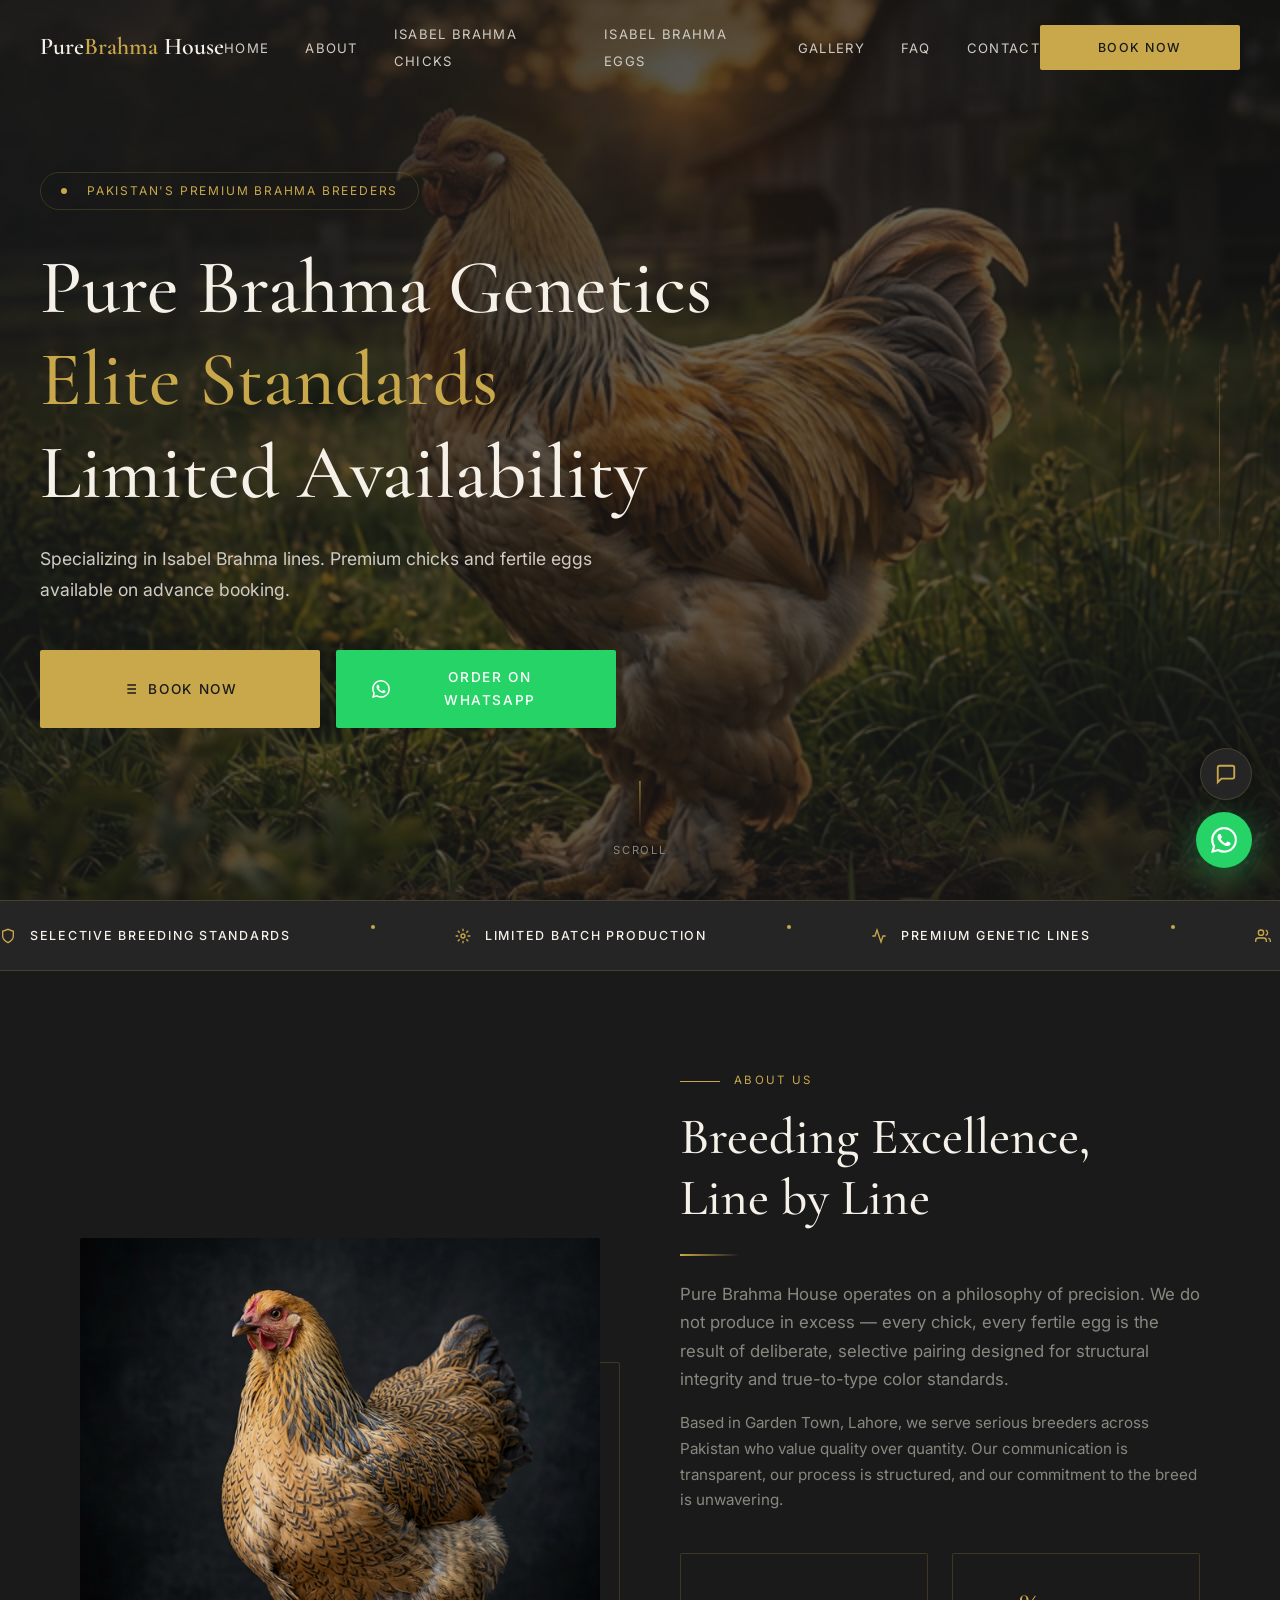
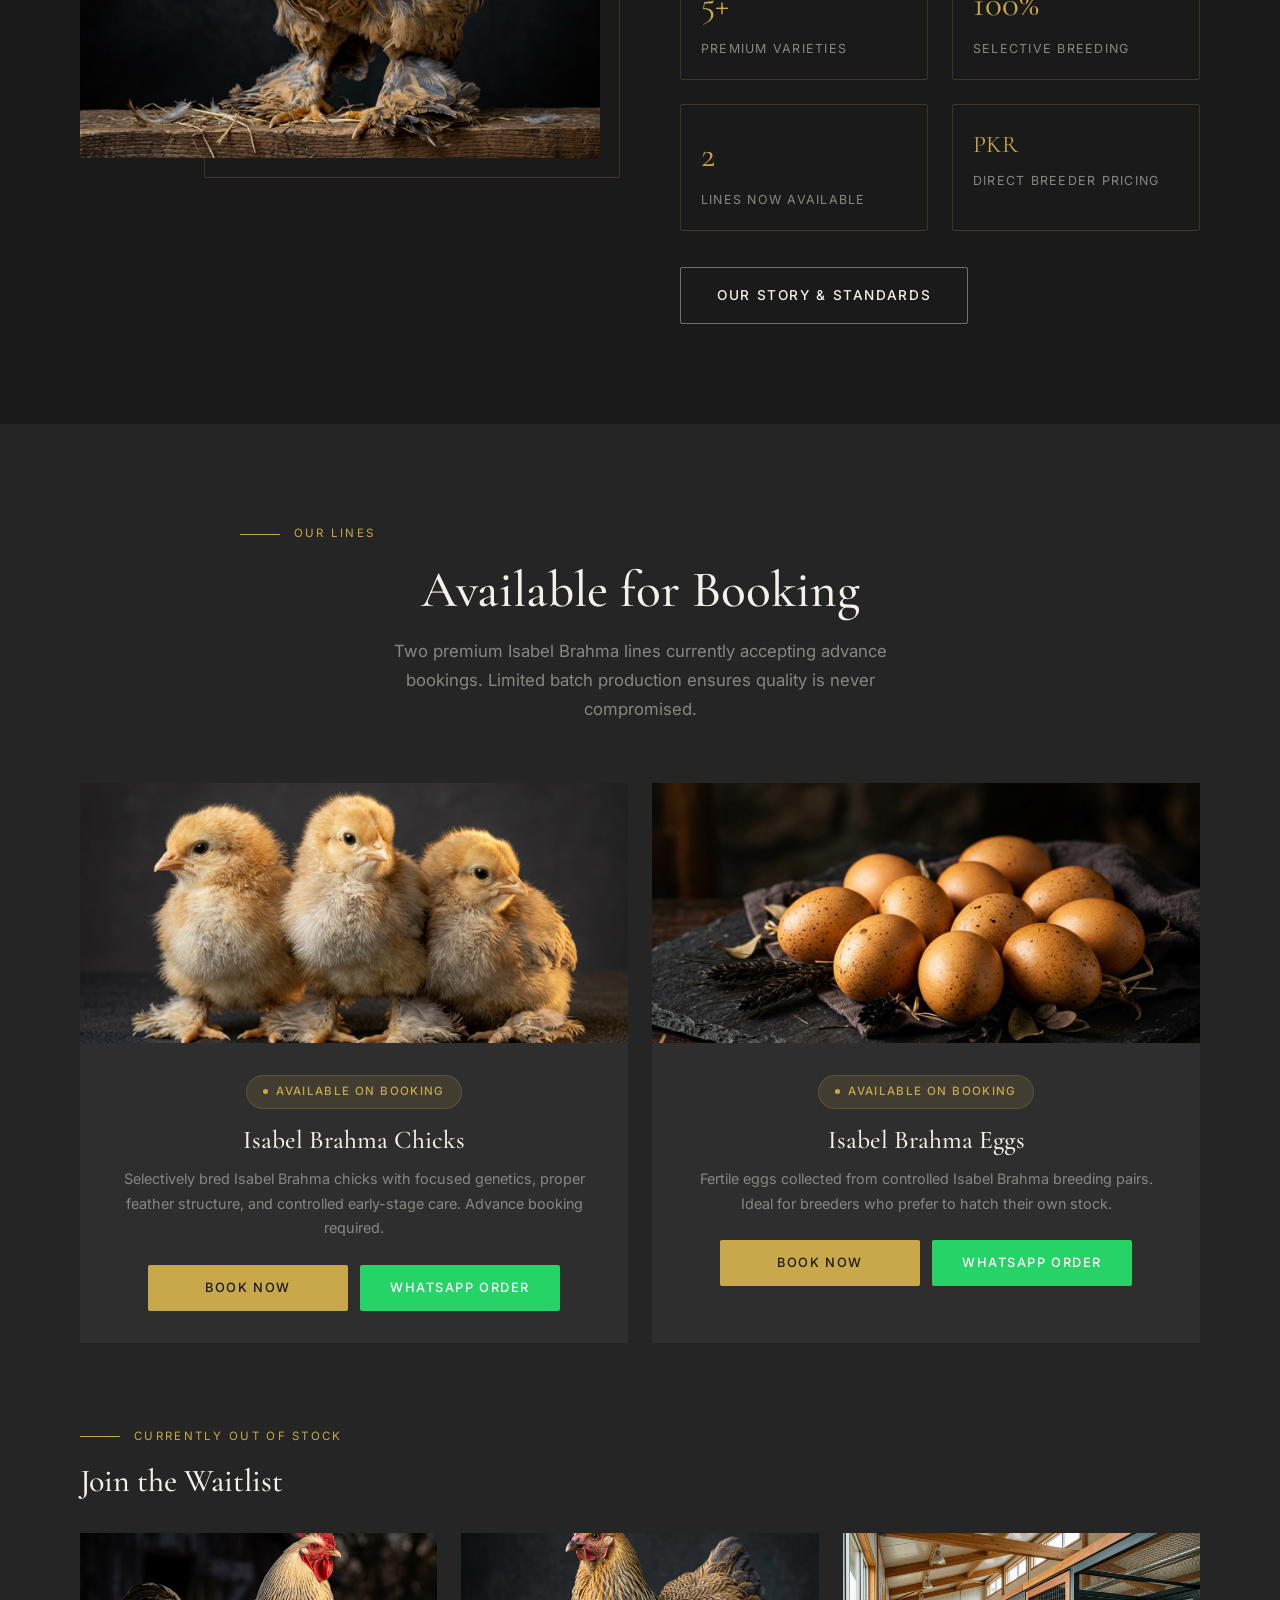
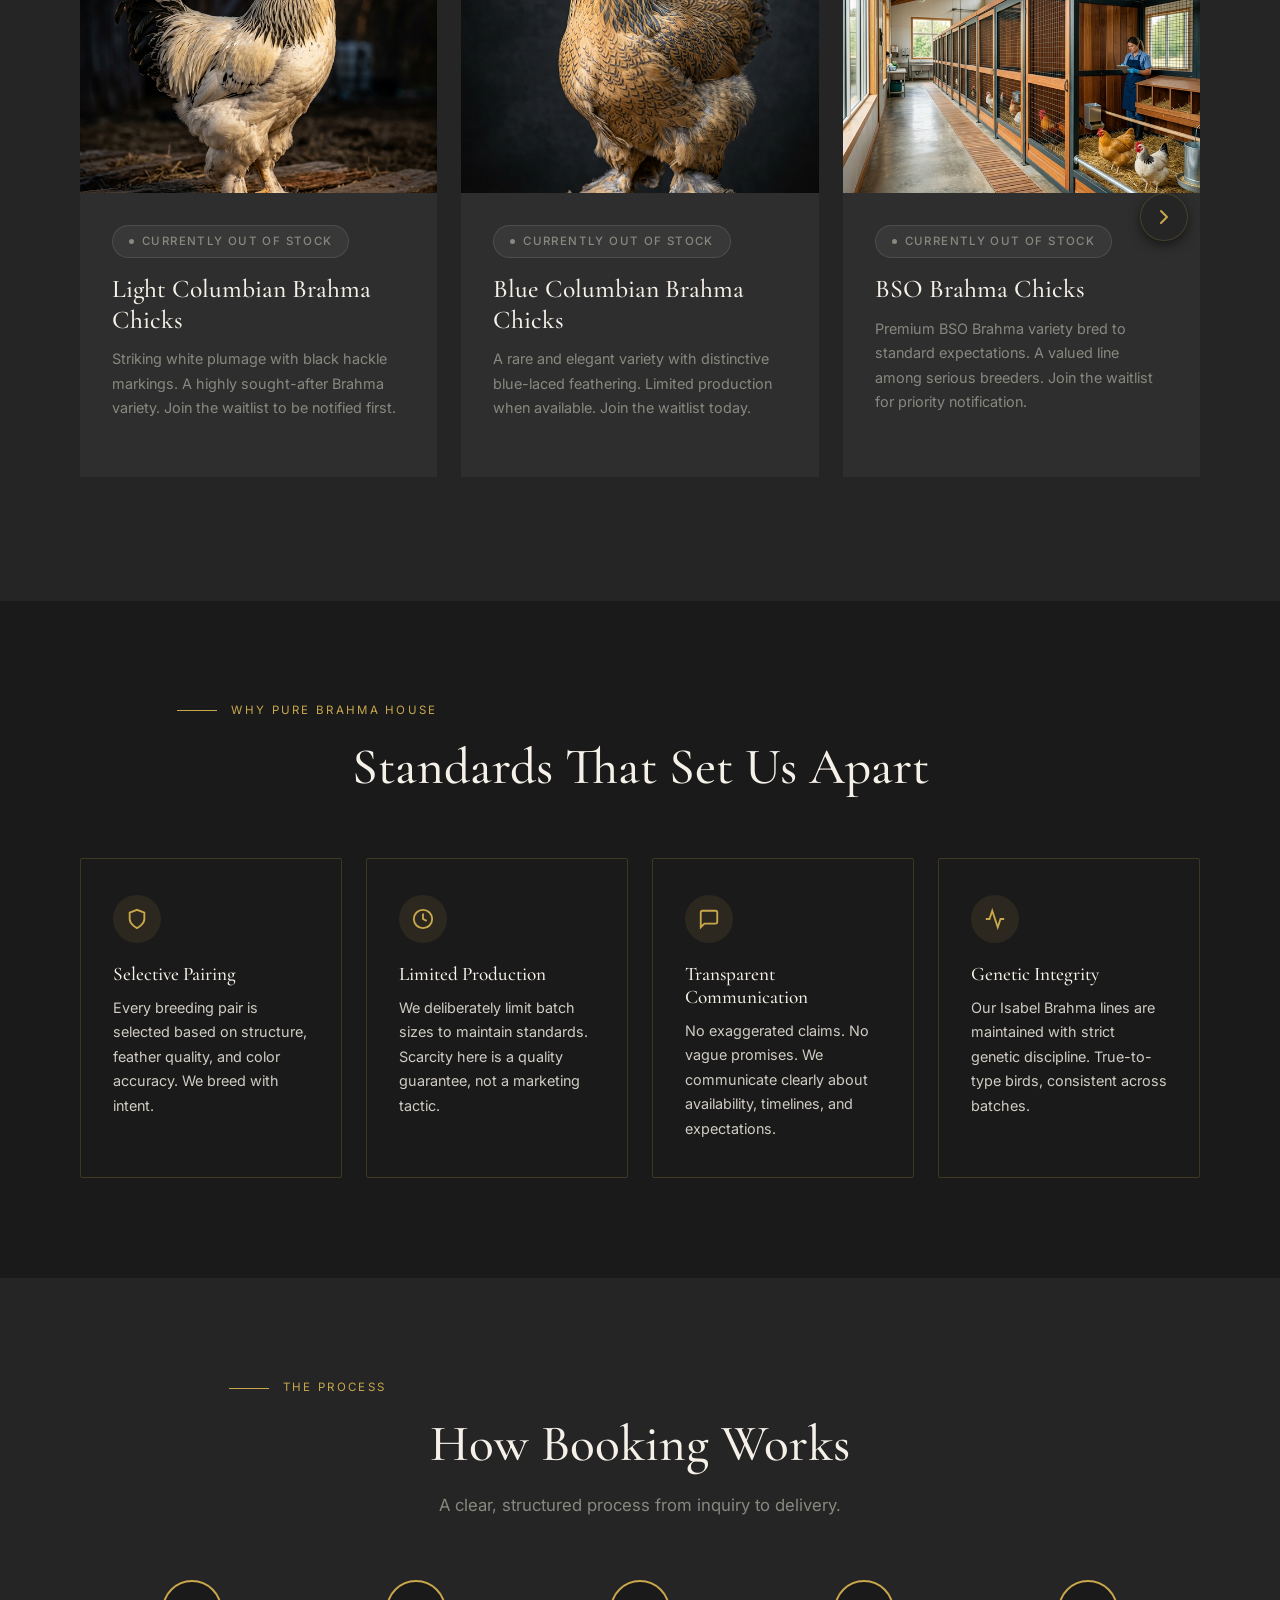
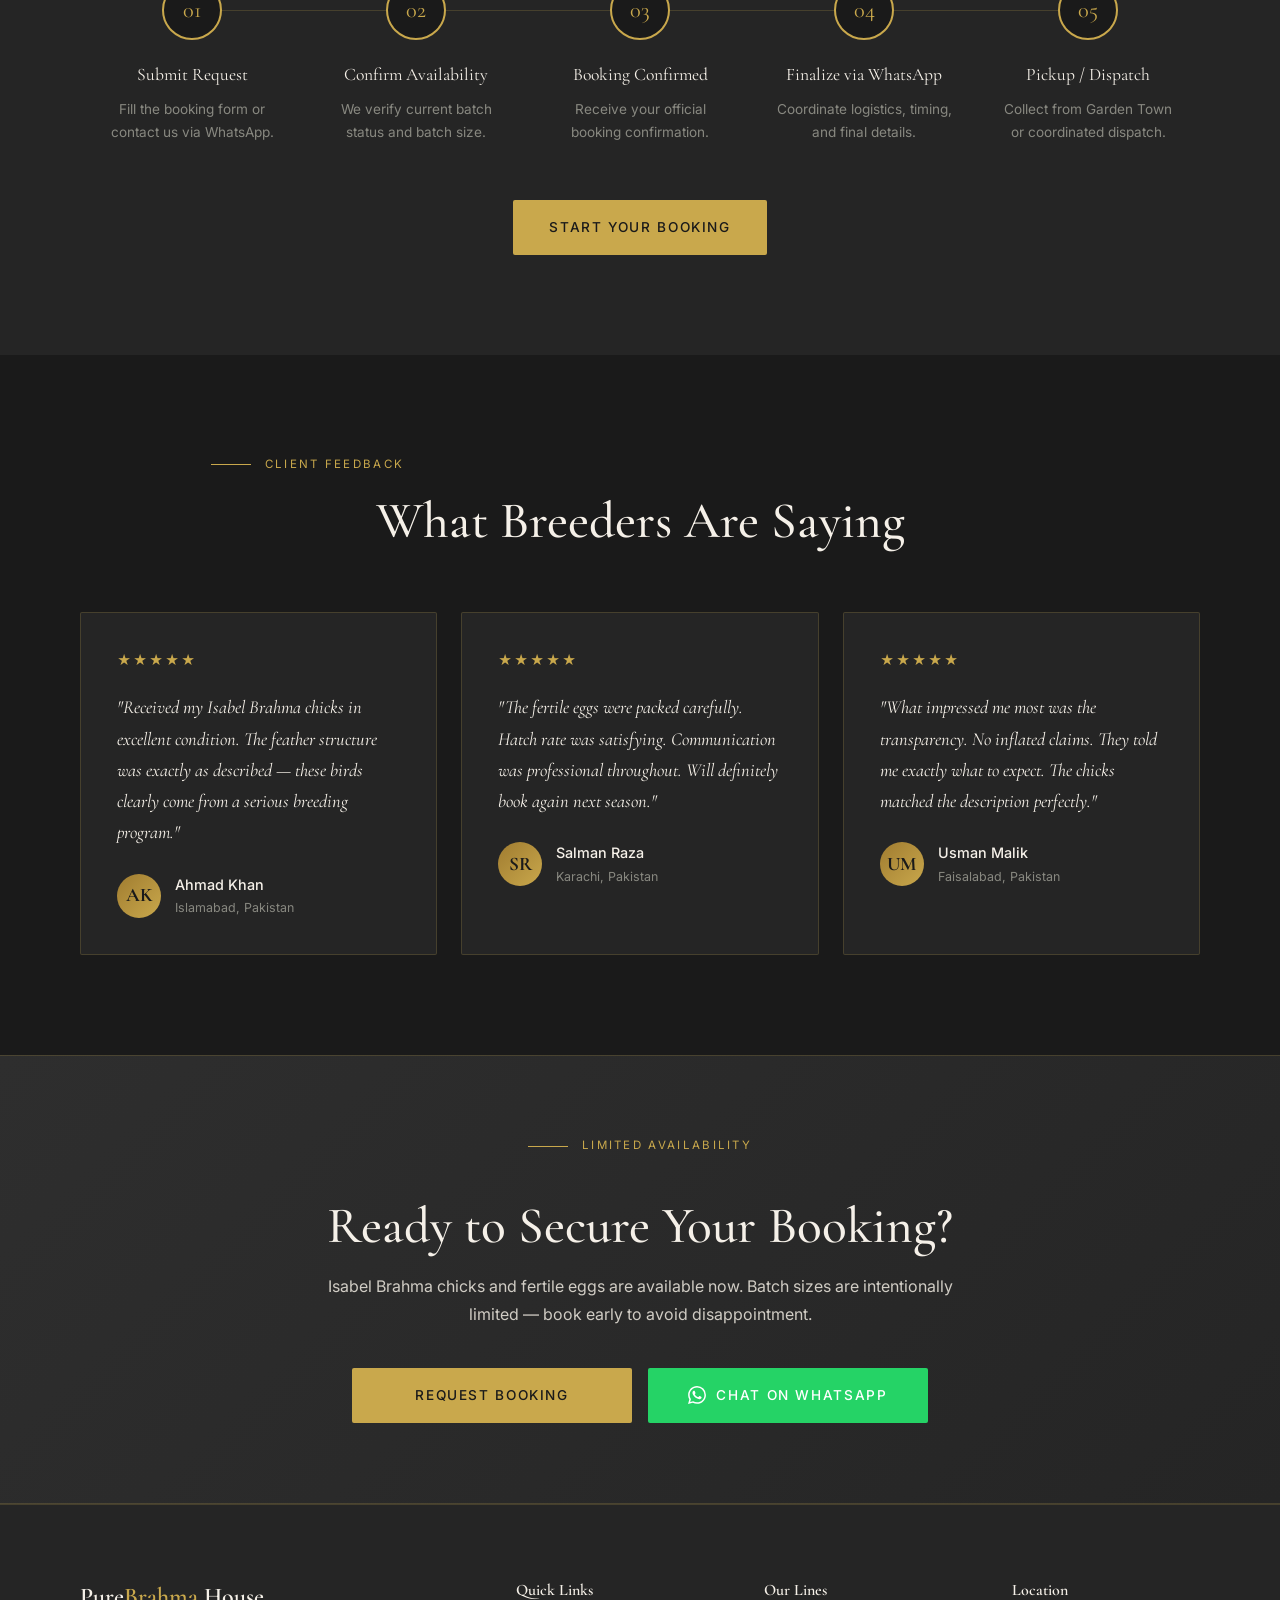
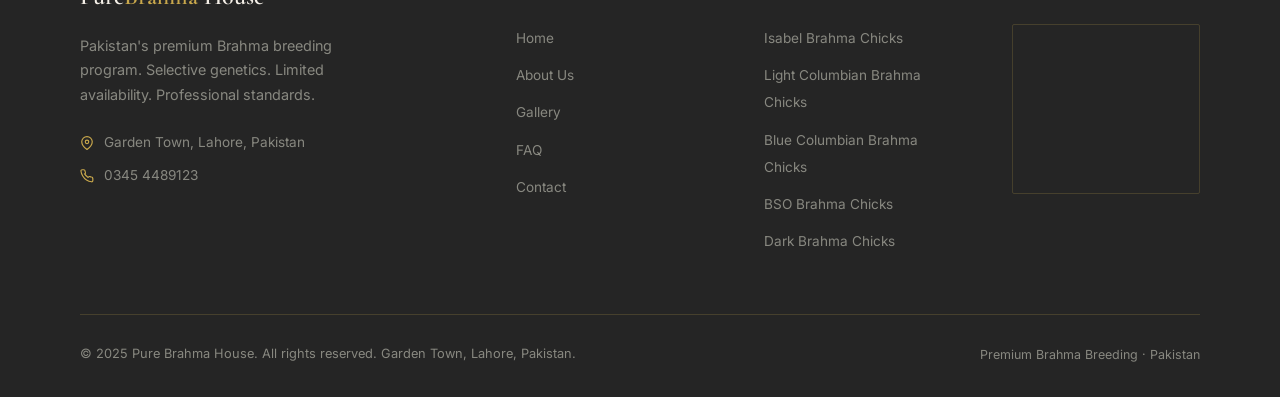
<file: index.html>
<!DOCTYPE html>
<html lang="en">

<head>
  <meta charset="UTF-8">
  <meta name="viewport" content="width=device-width, initial-scale=1.0">
  <title>Pure Brahma House | Premium Isabel Brahma Chicks & Fertile Eggs — Lahore, Pakistan</title>
  <meta name="description"
    content="Pure Brahma House — Pakistan's premium Brahma Breeders. Isabel Brahma chicks and fertile eggs available on advance booking. Lahore, Pakistan.">
  <meta name="keywords"
    content="Premium Brahma Breeders, Isabel Brahma Chicks, Fertile Isabel Brahma Eggs, Available on Advance Booking">
  <link rel="stylesheet" href="css/styles.css">
  <link rel="preconnect" href="https://fonts.googleapis.com">
</head>

<body>

  <!-- NAV -->
  <nav class="nav" id="mainNav">
    <a href="index.html" class="nav-logo">Pure<span>Brahma</span>&nbsp;House</a>
    <ul class="nav-links">
      <li><a href="index.html">Home</a></li>
      <li><a href="about.html">About</a></li>
      <li><a href="isabel-brahma-chicks.html">Isabel Brahma Chicks</a></li>
      <li><a href="fertile-isabel-eggs.html">Isabel Brahma Eggs</a></li>
      <li><a href="gallery.html">Gallery</a></li>
      <li><a href="faq.html">FAQ</a></li>
      <li><a href="contact.html">Contact</a></li>
    </ul>
    <div class="nav-cta">
      <a href="contact.html#booking" class="btn btn-primary" style="padding:12px 24px; font-size:0.78rem;">Book Now</a>
    </div>
    <button class="hamburger" aria-label="Menu">
      <span></span><span></span><span></span>
    </button>
  </nav>

  <!-- MOBILE MENU -->
  <div class="mobile-menu">
    <button class="mobile-close">✕</button>
    <ul>
      <li><a href="index.html">Home</a></li>
      <li><a href="about.html">About</a></li>
      <li><a href="isabel-brahma-chicks.html">Isabel Brahma Chicks</a></li>
      <li><a href="fertile-isabel-eggs.html">Isabel Brahma Eggs</a></li>
      <li><a href="gallery.html">Gallery</a></li>
      <li><a href="faq.html">FAQ</a></li>
      <li><a href="contact.html">Contact</a></li>
    </ul>
  </div>

  <!-- HERO -->
  <section class="hero" id="hero">
    <div class="hero-bg" id="heroBg"></div>
    <div class="hero-overlay"></div>
    <div class="hero-content">
      <div class="hero-badge">
        <span></span> Pakistan's Premium Brahma Breeders
      </div>
      <h1 class="hero-title">
        <span class="line">Pure Brahma Genetics</span>
        <span class="line" style="color:var(--gold);">Elite Standards</span>
        <span class="line">Limited Availability</span>
      </h1>
      <p class="hero-sub">Specializing in Isabel Brahma lines. Premium chicks and fertile eggs available on advance
        booking.</p>
      <div class="hero-ctas">
        <a href="contact.html#booking" class="btn btn-primary">
          <svg width="16" height="16" viewBox="0 0 24 24" fill="none" stroke="currentColor" stroke-width="2">
            <path d="M8 6h13M8 12h13M8 18h13M3 6h.01M3 12h.01M3 18h.01" />
          </svg>
          Book Now
        </a>
        <a href="https://wa.me/923454489123?text=Hello%20Pure%20Brahma%20House%2C%20I%20would%20like%20to%20place%20an%20order."
          target="_blank" class="btn btn-whatsapp">
          <svg width="18" height="18" viewBox="0 0 24 24" fill="currentColor">
            <path
              d="M17.472 14.382c-.297-.149-1.758-.867-2.03-.967-.273-.099-.471-.148-.67.15-.197.297-.767.966-.94 1.164-.173.199-.347.223-.644.075-.297-.15-1.255-.463-2.39-1.475-.883-.788-1.48-1.761-1.653-2.059-.173-.297-.018-.458.13-.606.134-.133.298-.347.446-.52.149-.174.198-.298.298-.497.099-.198.05-.371-.025-.52-.075-.149-.669-1.612-.916-2.207-.242-.579-.487-.5-.669-.51-.173-.008-.371-.01-.57-.01-.198 0-.52.074-.792.372-.272.297-1.04 1.016-1.04 2.479 0 1.462 1.065 2.875 1.213 3.074.149.198 2.096 3.2 5.077 4.487.709.306 1.262.489 1.694.625.712.227 1.36.195 1.871.118.571-.085 1.758-.719 2.006-1.413.248-.694.248-1.289.173-1.413-.074-.124-.272-.198-.57-.347m-5.421 7.403h-.004a9.87 9.87 0 01-5.031-1.378l-.361-.214-3.741.982.998-3.648-.235-.374a9.86 9.86 0 01-1.51-5.26c.001-5.45 4.436-9.884 9.888-9.884 2.64 0 5.122 1.03 6.988 2.898a9.825 9.825 0 012.893 6.994c-.003 5.45-4.437 9.884-9.885 9.884m8.413-18.297A11.815 11.815 0 0012.05 0C5.495 0 .16 5.335.157 11.892c0 2.096.547 4.142 1.588 5.945L.057 24l6.305-1.654a11.882 11.882 0 005.683 1.448h.005c6.554 0 11.89-5.335 11.893-11.893a11.821 11.821 0 00-3.48-8.413z" />
          </svg>
          Order on WhatsApp
        </a>
      </div>
    </div>
    <div class="gold-line"></div>
    <div class="scroll-indicator">
      <div class="scroll-line"></div>
      <span>Scroll</span>
    </div>
  </section>

  <!-- TRUST STRIP -->
  <div class="trust-strip">
    <div class="trust-track" id="trustTrack">
      <div class="trust-item"><svg width="16" height="16" viewBox="0 0 24 24" fill="none" stroke="currentColor"
          stroke-width="2">
          <path d="M12 22s8-4 8-10V5l-8-3-8 3v7c0 6 8 10 8 10z" />
        </svg><span>Selective Breeding Standards</span></div>
      <div class="trust-dot"></div>
      <div class="trust-item"><svg width="16" height="16" viewBox="0 0 24 24" fill="none" stroke="currentColor"
          stroke-width="2">
          <circle cx="12" cy="12" r="3" />
          <path
            d="M12 1v4M12 19v4M4.22 4.22l2.83 2.83M16.95 16.95l2.83 2.83M1 12h4M19 12h4M4.22 19.78l2.83-2.83M16.95 7.05l2.83-2.83" />
        </svg><span>Limited Batch Production</span></div>
      <div class="trust-dot"></div>
      <div class="trust-item"><svg width="16" height="16" viewBox="0 0 24 24" fill="none" stroke="currentColor"
          stroke-width="2">
          <polyline points="22 12 18 12 15 21 9 3 6 12 2 12" />
        </svg><span>Premium Genetic Lines</span></div>
      <div class="trust-dot"></div>
      <div class="trust-item"><svg width="16" height="16" viewBox="0 0 24 24" fill="none" stroke="currentColor"
          stroke-width="2">
          <path d="M17 21v-2a4 4 0 0 0-4-4H5a4 4 0 0 0-4 4v2" />
          <circle cx="9" cy="7" r="4" />
          <path d="M23 21v-2a4 4 0 0 0-3-3.87" />
          <path d="M16 3.13a4 4 0 0 1 0 7.75" />
        </svg><span>Professional Support</span></div>
      <div class="trust-dot"></div>
      <div class="trust-item"><svg width="16" height="16" viewBox="0 0 24 24" fill="none" stroke="currentColor"
          stroke-width="2">
          <path d="M3 9l9-7 9 7v11a2 2 0 0 1-2 2H5a2 2 0 0 1-2-2z" />
        </svg><span>Garden Town, Lahore</span></div>
      <div class="trust-dot"></div>
    </div>
  </div>

  <!-- ABOUT SNAPSHOT -->
  <section class="about-snapshot">
    <div class="container">
      <div class="about-grid">
        <div class="about-image-wrap reveal">
          <img src="images/brahma-hen.png" alt="Isabel Brahma Hen - Pure Brahma House">
          <div class="about-image-accent"></div>
        </div>
        <div class="reveal reveal-delay-2">
          <p class="section-label">About Us</p>
          <h2>Breeding Excellence,<br>Line by Line</h2>
          <div class="gold-divider"></div>
          <p class="section-subtitle">Pure Brahma House operates on a philosophy of precision. We do not produce in
            excess — every chick, every fertile egg is the result of deliberate, selective pairing designed for
            structural integrity and true-to-type color standards.</p>
          <p style="margin-top:16px; color:var(--text-muted); font-size:0.95rem;">Based in Garden Town, Lahore, we serve
            serious breeders across Pakistan who value quality over quantity. Our communication is transparent, our
            process is structured, and our commitment to the breed is unwavering.</p>
          <div class="about-stats">
            <div class="stat-box">
              <div class="stat-num counter" data-target="5" data-suffix="+">0+</div>
              <div class="stat-label">Premium Varieties</div>
            </div>
            <div class="stat-box">
              <div class="stat-num counter" data-target="100" data-suffix="%">0%</div>
              <div class="stat-label">Selective Breeding</div>
            </div>
            <div class="stat-box">
              <div class="stat-num counter" data-target="2">0</div>
              <div class="stat-label">Lines Now Available</div>
            </div>
            <div class="stat-box">
              <div class="stat-num" style="font-size:1.5rem;">PKR</div>
              <div class="stat-label">Direct Breeder Pricing</div>
            </div>
          </div>
          <a href="about.html" class="btn btn-secondary" style="margin-top:36px;">Our Story &amp; Standards</a>
        </div>
      </div>
    </div>
  </section>

  <!-- FEATURED PRODUCTS -->
  <section class="products-section">
    <div class="container">
      <div class="reveal" style="text-align:center;">
        <p class="section-label" style="justify-content:center;">Our Lines</p>
        <h2>Available for Booking</h2>
        <p class="section-subtitle" style="margin:16px auto 0;">Two premium Isabel Brahma lines currently accepting
          advance bookings. Limited batch production ensures quality is never compromised.</p>
      </div>
      <div class="products-grid featured-products-grid" style="margin-top:60px;">
        <!-- Isabel Chicks -->
        <a href="isabel-brahma-chicks.html" class="product-card reveal" style="text-align: center; display:block;">
          <div class="product-card-img">
            <img src="images/isabel-chicks.png" alt="Isabel Brahma Chicks Available on Booking">
          </div>
          <div class="product-card-body">
            <div class="availability-badge badge-available"><span class="badge-dot"></span>Available on Booking</div>
            <h3 class="product-card-title">Isabel Brahma Chicks</h3>
            <p class="product-card-text">Selectively bred Isabel Brahma chicks with focused genetics, proper feather
              structure, and controlled early-stage care. Advance booking required.</p>
            <div style="display:flex;gap:12px;flex-wrap:wrap;justify-content:center;">
              <span class="btn btn-primary" style="padding:12px 24px;font-size:0.8rem;">Book Now</span>
              <span
                onclick="event.preventDefault();event.stopPropagation();window.open('https://wa.me/923454489123?text=Hello%20Pure%20Brahma%20House%2C%20I%20would%20like%20to%20book%20Isabel%20Brahma%20chicks.%20Please%20share%20availability%2C%20pricing%2C%20and%20booking%20details.%20My%20city%20is%3A%20___%20and%20quantity%20required%20is%3A%20___.','_blank')"
                class="btn btn-whatsapp" style="padding:12px 24px;font-size:0.8rem;cursor:pointer;">WhatsApp
                Order</span>
            </div>
          </div>
        </a>
        <!-- Fertile Eggs -->
        <a href="fertile-isabel-eggs.html" class="product-card reveal reveal-delay-2"
          style="text-align: center; display:block;">
          <div class="product-card-img">
            <img src="images/fertile-eggs.png" alt="Fertile Isabel Brahma Eggs Available on Booking">
          </div>
          <div class="product-card-body">
            <div class="availability-badge badge-available"><span class="badge-dot"></span>Available on Booking</div>
            <h3 class="product-card-title">Isabel Brahma Eggs</h3>
            <p class="product-card-text">Fertile eggs collected from controlled Isabel Brahma breeding pairs. Ideal for
              breeders who prefer to hatch their own stock.</p>
            <div style="display:flex;gap:12px;flex-wrap:wrap;justify-content:center;">
              <span class="btn btn-primary" style="padding:12px 24px;font-size:0.8rem;">Book Now</span>
              <span
                onclick="event.preventDefault();event.stopPropagation();window.open('https://wa.me/923454489123?text=Hello%20Pure%20Brahma%20House%2C%20I%20would%20like%20to%20book%20Fertile%20Isabel%20Brahma%20Eggs.%20Please%20share%20availability%2C%20pricing%2C%20and%20collection%20or%20delivery%20details.%20My%20city%20is%3A%20___%20and%20quantity%20required%20is%3A%20___.','_blank')"
                class="btn btn-whatsapp" style="padding:12px 24px;font-size:0.8rem;cursor:pointer;">WhatsApp
                Order</span>
            </div>
          </div>
        </a>
      </div>

      <!-- Out of Stock -->
      <div style="margin-top:60px;">
        <div style="margin-bottom:32px;">
          <p class="section-label reveal">Currently Out of Stock</p>
          <h3 class="reveal reveal-delay-1" style="margin-bottom:0;">Join the Waitlist</h3>
        </div>

        <div class="carousel-container reveal reveal-delay-1">
          <button class="carousel-side-btn prev-side-btn" aria-label="Previous"><svg width="24" height="24"
              viewBox="0 0 24 24" fill="none" stroke="currentColor" stroke-width="2" stroke-linecap="round"
              stroke-linejoin="round">
              <path d="M15 18l-6-6 6-6" />
            </svg></button>
          <div class="products-grid oos-carousel" style="margin-top:0;">
            <a href="light-columbian.html" class="product-card reveal" style="display:block;">
              <div class="product-card-img">
                <img src="images/brahma-rooster.png" alt="Light Columbian Brahma Chicks">
              </div>
              <div class="product-card-body">
                <div class="availability-badge badge-unavailable"><span class="badge-dot"></span>Currently Out of Stock
                </div>
                <h3 class="product-card-title">Light Columbian Brahma Chicks</h3>
                <p class="product-card-text">Striking white plumage with black hackle markings. A highly sought-after
                  Brahma variety. Join the waitlist to be notified first.</p>
              </div>
            </a>
            <a href="blue-columbian.html" class="product-card reveal reveal-delay-1" style="display:block;">
              <div class="product-card-img">
                <img src="images/brahma-hen.png" alt="Blue Columbian Brahma Chicks">
              </div>
              <div class="product-card-body">
                <div class="availability-badge badge-unavailable"><span class="badge-dot"></span>Currently Out of Stock
                </div>
                <h3 class="product-card-title">Blue Columbian Brahma Chicks</h3>
                <p class="product-card-text">A rare and elegant variety with distinctive blue-laced feathering. Limited
                  production when available. Join the waitlist today.</p>
              </div>
            </a>
            <a href="bso-brahma.html" class="product-card reveal reveal-delay-2" style="display:block;">
              <div class="product-card-img">
                <img src="images/farm-environment.png" alt="BSO Brahma Chicks">
              </div>
              <div class="product-card-body">
                <div class="availability-badge badge-unavailable"><span class="badge-dot"></span>Currently Out of Stock
                </div>
                <h3 class="product-card-title">BSO Brahma Chicks</h3>
                <p class="product-card-text">Premium BSO Brahma variety bred to standard expectations. A valued line
                  among
                  serious breeders. Join the waitlist for priority notification.</p>
              </div>
            </a>
            <a href="dark-brahma.html" class="product-card reveal reveal-delay-3" style="display:block;">
              <div class="product-card-img">
                <img src="images/brahma-rooster.png" alt="Dark Brahma Chicks">
              </div>
              <div class="product-card-body">
                <div class="availability-badge badge-unavailable"><span class="badge-dot"></span>Currently Out of Stock
                </div>
                <h3 class="product-card-title">Dark Brahma Chicks</h3>
                <p class="product-card-text">A classic and distinguished Brahma variety with bold, intricate feather
                  patterning. Join the waitlist for priority access when available.</p>
              </div>
            </a>
          </div>
          <button class="carousel-side-btn next-side-btn" aria-label="Next"><svg width="24" height="24"
              viewBox="0 0 24 24" fill="none" stroke="currentColor" stroke-width="2" stroke-linecap="round"
              stroke-linejoin="round">
              <path d="M9 18l6-6-6-6" />
            </svg></button>
        </div>
      </div>
    </div>
  </section>

  <!-- WHY CHOOSE -->
  <section class="why-section">
    <div class="container">
      <div class="reveal" style="text-align:center;">
        <p class="section-label" style="justify-content:center;">Why Pure Brahma House</p>
        <h2>Standards That Set Us Apart</h2>
      </div>
      <div class="why-grid">
        <div class="why-card reveal">
          <div class="why-icon"><svg width="22" height="22" viewBox="0 0 24 24" fill="none" stroke="currentColor"
              stroke-width="2">
              <path d="M12 22s8-4 8-10V5l-8-3-8 3v7c0 6 8 10 8 10z" />
            </svg></div>
          <h4
            style="font-family:'Cormorant Garamond',serif;font-size:1.2rem;color:var(--off-white);margin-bottom:10px;">
            Selective Pairing</h4>
          <p style="font-size:0.9rem;max-width:none;">Every breeding pair is selected based on structure, feather
            quality, and color accuracy. We breed with intent.</p>
        </div>
        <div class="why-card reveal reveal-delay-1">
          <div class="why-icon"><svg width="22" height="22" viewBox="0 0 24 24" fill="none" stroke="currentColor"
              stroke-width="2">
              <circle cx="12" cy="12" r="10" />
              <polyline points="12 6 12 12 16 14" />
            </svg></div>
          <h4
            style="font-family:'Cormorant Garamond',serif;font-size:1.2rem;color:var(--off-white);margin-bottom:10px;">
            Limited Production</h4>
          <p style="font-size:0.9rem;max-width:none;">We deliberately limit batch sizes to maintain standards. Scarcity
            here is a quality guarantee, not a marketing tactic.</p>
        </div>
        <div class="why-card reveal reveal-delay-2">
          <div class="why-icon"><svg width="22" height="22" viewBox="0 0 24 24" fill="none" stroke="currentColor"
              stroke-width="2">
              <path d="M21 15a2 2 0 0 1-2 2H7l-4 4V5a2 2 0 0 1 2-2h14a2 2 0 0 1 2 2z" />
            </svg></div>
          <h4
            style="font-family:'Cormorant Garamond',serif;font-size:1.2rem;color:var(--off-white);margin-bottom:10px;">
            Transparent Communication</h4>
          <p style="font-size:0.9rem;max-width:none;">No exaggerated claims. No vague promises. We communicate clearly
            about availability, timelines, and expectations.</p>
        </div>
        <div class="why-card reveal reveal-delay-3">
          <div class="why-icon"><svg width="22" height="22" viewBox="0 0 24 24" fill="none" stroke="currentColor"
              stroke-width="2">
              <polyline points="22 12 18 12 15 21 9 3 6 12 2 12" />
            </svg></div>
          <h4
            style="font-family:'Cormorant Garamond',serif;font-size:1.2rem;color:var(--off-white);margin-bottom:10px;">
            Genetic Integrity</h4>
          <p style="font-size:0.9rem;max-width:none;">Our Isabel Brahma lines are maintained with strict genetic
            discipline. True-to-type birds, consistent across batches.</p>
        </div>
      </div>
    </div>
  </section>

  <!-- HOW BOOKING WORKS -->
  <section class="booking-steps">
    <div class="container">
      <div class="reveal" style="text-align:center;">
        <p class="section-label" style="justify-content:center;">The Process</p>
        <h2>How Booking Works</h2>
        <p class="section-subtitle" style="margin:16px auto 0;">A clear, structured process from inquiry to delivery.
        </p>
      </div>
      <div class="steps-grid" style="margin-top:60px;">
        <div class="step-item reveal">
          <div class="step-num">01</div>
          <div class="step-title">Submit Request</div>
          <p class="step-text">Fill the booking form or contact us via WhatsApp.</p>
        </div>
        <div class="step-item reveal reveal-delay-1">
          <div class="step-num">02</div>
          <div class="step-title">Confirm Availability</div>
          <p class="step-text">We verify current batch status and batch size.</p>
        </div>
        <div class="step-item reveal reveal-delay-2">
          <div class="step-num">03</div>
          <div class="step-title">Booking Confirmed</div>
          <p class="step-text">Receive your official booking confirmation.</p>
        </div>
        <div class="step-item reveal reveal-delay-3">
          <div class="step-num">04</div>
          <div class="step-title">Finalize via WhatsApp</div>
          <p class="step-text">Coordinate logistics, timing, and final details.</p>
        </div>
        <div class="step-item reveal reveal-delay-4">
          <div class="step-num">05</div>
          <div class="step-title">Pickup / Dispatch</div>
          <p class="step-text">Collect from Garden Town or coordinated dispatch.</p>
        </div>
      </div>
      <div style="text-align:center;margin-top:56px;" class="reveal">
        <a href="contact.html#booking" class="btn btn-primary">Start Your Booking</a>
      </div>
    </div>
  </section>

  <!-- TESTIMONIALS -->
  <section class="testimonials">
    <div class="container">
      <div class="reveal" style="text-align:center;">
        <p class="section-label" style="justify-content:center;">Client Feedback</p>
        <h2>What Breeders Are Saying</h2>
      </div>
      <div class="testimonials-grid">
        <div class="testimonial-card reveal">
          <div class="stars">★★★★★</div>
          <p class="testimonial-quote">"Received my Isabel Brahma chicks in excellent condition. The feather structure
            was exactly as described — these birds clearly come from a serious breeding program."</p>
          <div class="testimonial-author">
            <div class="author-avatar">AK</div>
            <div>
              <div class="author-name">Ahmad Khan</div>
              <div class="author-location">Islamabad, Pakistan</div>
            </div>
          </div>
        </div>
        <div class="testimonial-card reveal reveal-delay-1">
          <div class="stars">★★★★★</div>
          <p class="testimonial-quote">"The fertile eggs were packed carefully. Hatch rate was satisfying. Communication
            was professional throughout. Will definitely book again next season."</p>
          <div class="testimonial-author">
            <div class="author-avatar">SR</div>
            <div>
              <div class="author-name">Salman Raza</div>
              <div class="author-location">Karachi, Pakistan</div>
            </div>
          </div>
        </div>
        <div class="testimonial-card reveal reveal-delay-2">
          <div class="stars">★★★★★</div>
          <p class="testimonial-quote">"What impressed me most was the transparency. No inflated claims. They told me
            exactly what to expect. The chicks matched the description perfectly."</p>
          <div class="testimonial-author">
            <div class="author-avatar">UM</div>
            <div>
              <div class="author-name">Usman Malik</div>
              <div class="author-location">Faisalabad, Pakistan</div>
            </div>
          </div>
        </div>
      </div>
    </div>
  </section>

  <!-- CTA BANNER -->
  <div class="cta-banner">
    <div class="container">
      <p class="section-label reveal" style="justify-content:center;">Limited Availability</p>
      <h2 class="reveal">Ready to Secure Your Booking?</h2>
      <p class="reveal" style="margin:0 auto 40px;">Isabel Brahma chicks and fertile eggs are available now. Batch sizes
        are intentionally limited — book early to avoid disappointment.</p>
      <div class="cta-buttons reveal">
        <a href="contact.html#booking" class="btn btn-primary">Request Booking</a>
        <a href="https://wa.me/923454489123?text=Hello%20Pure%20Brahma%20House%2C%20I%20would%20like%20to%20inquire%20about%20your%20current%20availability."
          target="_blank" class="btn btn-whatsapp">
          <svg width="18" height="18" viewBox="0 0 24 24" fill="currentColor">
            <path
              d="M17.472 14.382c-.297-.149-1.758-.867-2.03-.967-.273-.099-.471-.148-.67.15-.197.297-.767.966-.94 1.164-.173.199-.347.223-.644.075-.297-.15-1.255-.463-2.39-1.475-.883-.788-1.48-1.761-1.653-2.059-.173-.297-.018-.458.13-.606.134-.133.298-.347.446-.52.149-.174.198-.298.298-.497.099-.198.05-.371-.025-.52-.075-.149-.669-1.612-.916-2.207-.242-.579-.487-.5-.669-.51-.173-.008-.371-.01-.57-.01-.198 0-.52.074-.792.372-.272.297-1.04 1.016-1.04 2.479 0 1.462 1.065 2.875 1.213 3.074.149.198 2.096 3.2 5.077 4.487.709.306 1.262.489 1.694.625.712.227 1.36.195 1.871.118.571-.085 1.758-.719 2.006-1.413.248-.694.248-1.289.173-1.413-.074-.124-.272-.198-.57-.347m-5.421 7.403h-.004a9.87 9.87 0 01-5.031-1.378l-.361-.214-3.741.982.998-3.648-.235-.374a9.86 9.86 0 01-1.51-5.26c.001-5.45 4.436-9.884 9.888-9.884 2.64 0 5.122 1.03 6.988 2.898a9.825 9.825 0 012.893 6.994c-.003 5.45-4.437 9.884-9.885 9.884m8.413-18.297A11.815 11.815 0 0012.05 0C5.495 0 .16 5.335.157 11.892c0 2.096.547 4.142 1.588 5.945L.057 24l6.305-1.654a11.882 11.882 0 005.683 1.448h.005c6.554 0 11.89-5.335 11.893-11.893a11.821 11.821 0 00-3.48-8.413z" />
          </svg>
          Chat on WhatsApp
        </a>
      </div>
    </div>
  </div>

  <!-- FOOTER -->
  <footer>
    <div class="container">
      <div class="footer-grid">
        <div class="footer-brand">
          <div class="nav-logo">Pure<span style="color:var(--gold)">Brahma</span>&nbsp;House</div>
          <p>Pakistan's premium Brahma breeding program. Selective genetics. Limited availability. Professional
            standards.</p>
          <div style="margin-top:24px;" class="contact-info">
            <div class="contact-row"><svg width="14" height="14" viewBox="0 0 24 24" fill="none" stroke="currentColor"
                stroke-width="2">
                <path d="M21 10c0 7-9 13-9 13s-9-6-9-13a9 9 0 0 1 18 0z" />
                <circle cx="12" cy="10" r="3" />
              </svg>Garden Town, Lahore, Pakistan</div>
            <a href="https://wa.me/923454489123" target="_blank" style="text-decoration:none;">
              <div class="contact-row" style="cursor:pointer;"><svg width="14" height="14" viewBox="0 0 24 24"
                  fill="none" stroke="currentColor" stroke-width="2">
                  <path
                    d="M22 16.92v3a2 2 0 0 1-2.18 2 19.79 19.79 0 0 1-8.63-3.07A19.5 19.5 0 0 1 4.69 12 19.79 19.79 0 0 1 1.61 3.47 2 2 0 0 1 3.59 1.27h3a2 2 0 0 1 2 1.72c.127.96.361 1.903.7 2.81a2 2 0 0 1-.45 2.11L7.91 8.37a16 16 0 0 0 6 6l.92-.92a2 2 0 0 1 2.11-.45c.907.339 1.85.573 2.81.7A2 2 0 0 1 21.73 16l.19.92z" />
                </svg>0345 4489123</div>
            </a>
          </div>
        </div>
        <div>
          <div class="footer-heading">Quick Links</div>
          <ul class="footer-links">
            <li><a href="index.html">Home</a></li>
            <li><a href="about.html">About Us</a></li>
            <li><a href="gallery.html">Gallery</a></li>
            <li><a href="faq.html">FAQ</a></li>
            <li><a href="contact.html">Contact</a></li>
          </ul>
        </div>
        <div>
          <div class="footer-heading">Our Lines</div>
          <ul class="footer-links">
            <li><a href="isabel-brahma-chicks.html">Isabel Brahma Chicks</a></li>
            <li><a href="light-columbian.html">Light Columbian Brahma Chicks</a></li>
            <li><a href="blue-columbian.html">Blue Columbian Brahma Chicks</a></li>
            <li><a href="bso-brahma.html">BSO Brahma Chicks</a></li>
            <li><a href="dark-brahma.html">Dark Brahma Chicks</a></li>
          </ul>
        </div>
        <div>
          <div class="footer-heading">Location</div>
          <div class="footer-map">
            <iframe
              src="https://maps.google.com/maps?q=Abu+Bakar+Block,+Garden+Town,+Lahore,+Pakistan&t=&z=14&ie=UTF8&iwloc=&output=embed"
              allowfullscreen loading="lazy"></iframe>
          </div>
        </div>
      </div>
      <div class="footer-bottom">
        <p>© 2025 Pure Brahma House. All rights reserved. Garden Town, Lahore, Pakistan.</p>
        <p style="color:var(--text-muted);font-size:0.78rem;">Premium Brahma Breeding · Pakistan</p>
      </div>
    </div>
  </footer>

  <!-- FLOATING WHATSAPP -->
  <a href="https://wa.me/923454489123" target="_blank" class="wa-float" aria-label="WhatsApp">
    <svg width="26" height="26" viewBox="0 0 24 24" fill="currentColor">
      <path
        d="M17.472 14.382c-.297-.149-1.758-.867-2.03-.967-.273-.099-.471-.148-.67.15-.197.297-.767.966-.94 1.164-.173.199-.347.223-.644.075-.297-.15-1.255-.463-2.39-1.475-.883-.788-1.48-1.761-1.653-2.059-.173-.297-.018-.458.13-.606.134-.133.298-.347.446-.52.149-.174.198-.298.298-.497.099-.198.05-.371-.025-.52-.075-.149-.669-1.612-.916-2.207-.242-.579-.487-.5-.669-.51-.173-.008-.371-.01-.57-.01-.198 0-.52.074-.792.372-.272.297-1.04 1.016-1.04 2.479 0 1.462 1.065 2.875 1.213 3.074.149.198 2.096 3.2 5.077 4.487.709.306 1.262.489 1.694.625.712.227 1.36.195 1.871.118.571-.085 1.758-.719 2.006-1.413.248-.694.248-1.289.173-1.413-.074-.124-.272-.198-.57-.347m-5.421 7.403h-.004a9.87 9.87 0 01-5.031-1.378l-.361-.214-3.741.982.998-3.648-.235-.374a9.86 9.86 0 01-1.51-5.26c.001-5.45 4.436-9.884 9.888-9.884 2.64 0 5.122 1.03 6.988 2.898a9.825 9.825 0 012.893 6.994c-.003 5.45-4.437 9.884-9.885 9.884m8.413-18.297A11.815 11.815 0 0012.05 0C5.495 0 .16 5.335.157 11.892c0 2.096.547 4.142 1.588 5.945L.057 24l6.305-1.654a11.882 11.882 0 005.683 1.448h.005c6.554 0 11.89-5.335 11.893-11.893a11.821 11.821 0 00-3.48-8.413z" />
    </svg>
    <span class="wa-tooltip">Chat on WhatsApp</span>
  </a>

  <!-- CHATBOT TRIGGER -->
  <button class="chatbot-trigger" aria-label="Chat Assistant">
    <svg width="22" height="22" viewBox="0 0 24 24" fill="none" stroke="currentColor" stroke-width="2">
      <path d="M21 15a2 2 0 0 1-2 2H7l-4 4V5a2 2 0 0 1 2-2h14a2 2 0 0 1 2 2z" />
    </svg>
  </button>

  <!-- CHATBOT WINDOW -->
  <div class="chatbot-window">
    <div class="chatbot-header">
      <div class="chatbot-header-info">
        <div class="chatbot-avatar">PB</div>
        <div>
          <div class="chatbot-name">Pure Brahma Assistant</div>
          <div class="chatbot-status">● Online</div>
        </div>
      </div>
      <button class="chatbot-close">✕</button>
    </div>
    <div class="chatbot-body" id="chatBody"></div>
  </div>

  <script src="js/main.js"></script>
</body>

</html>
</file>
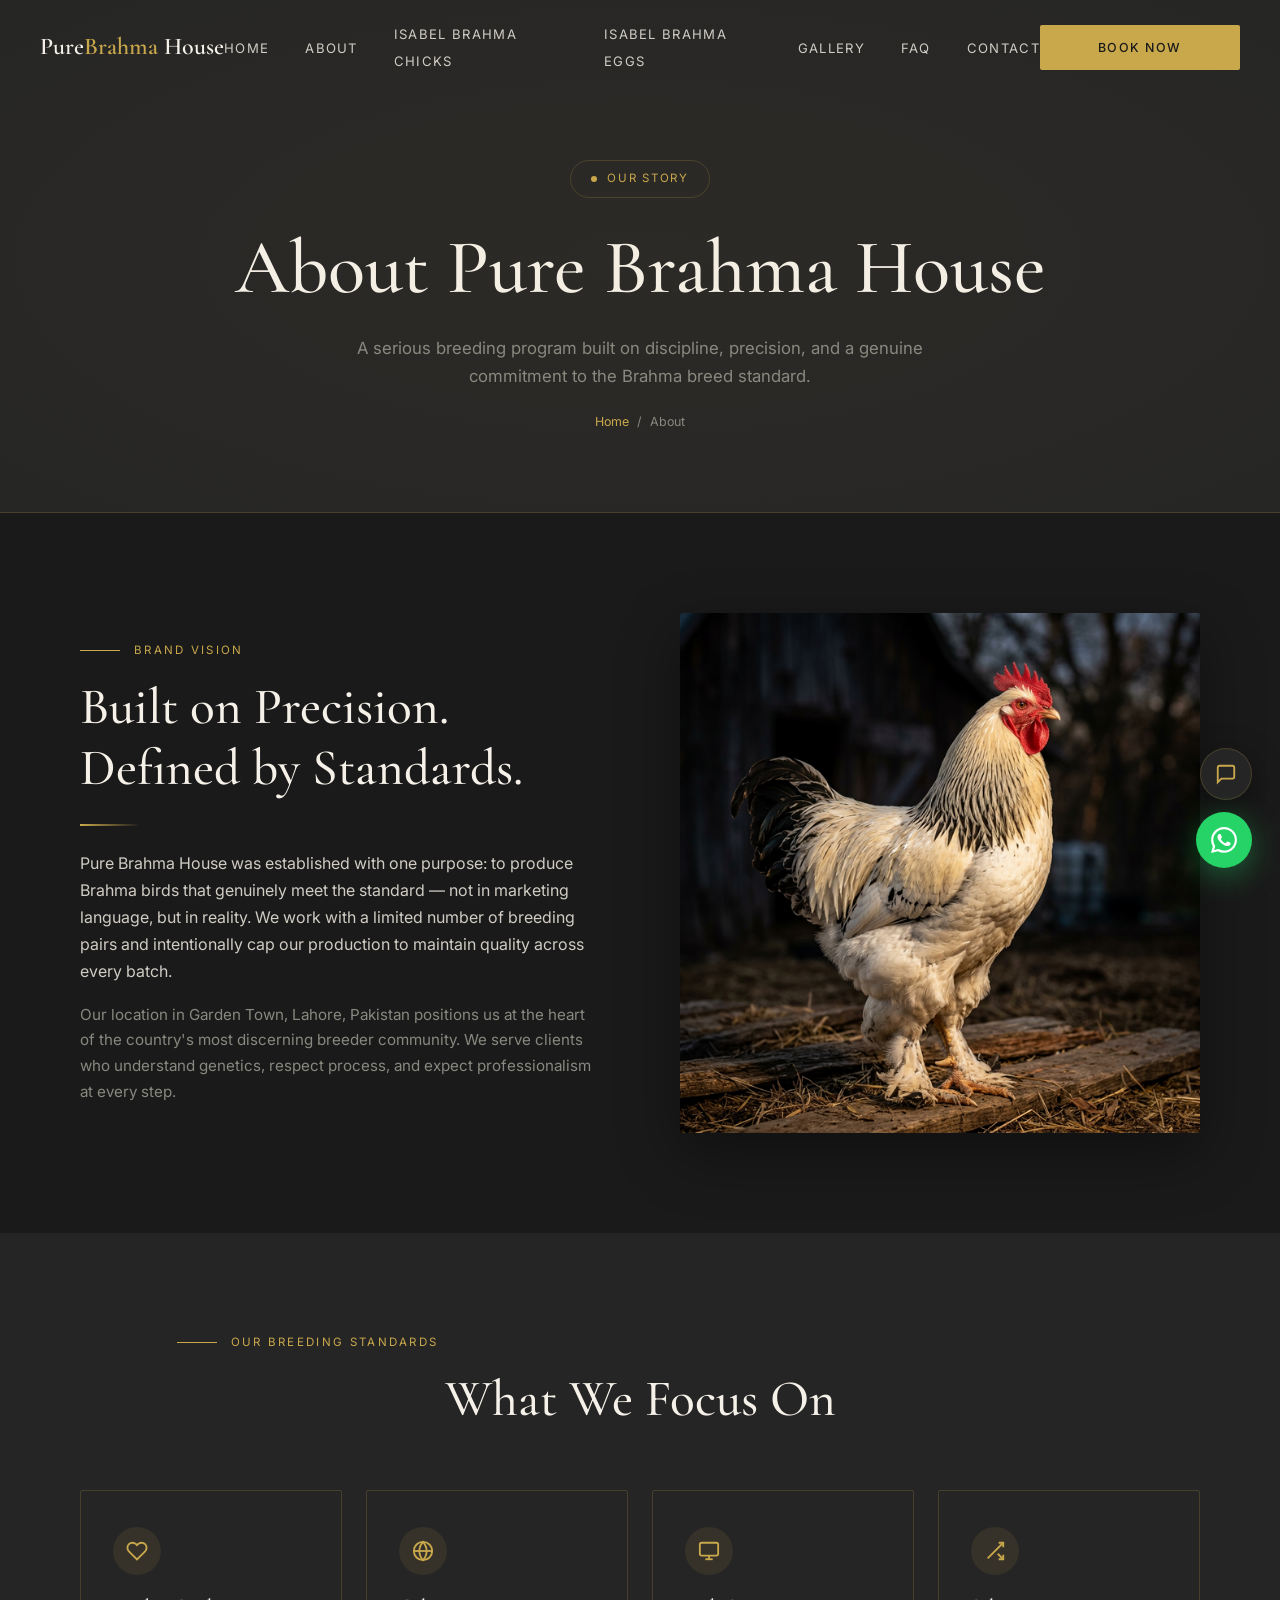
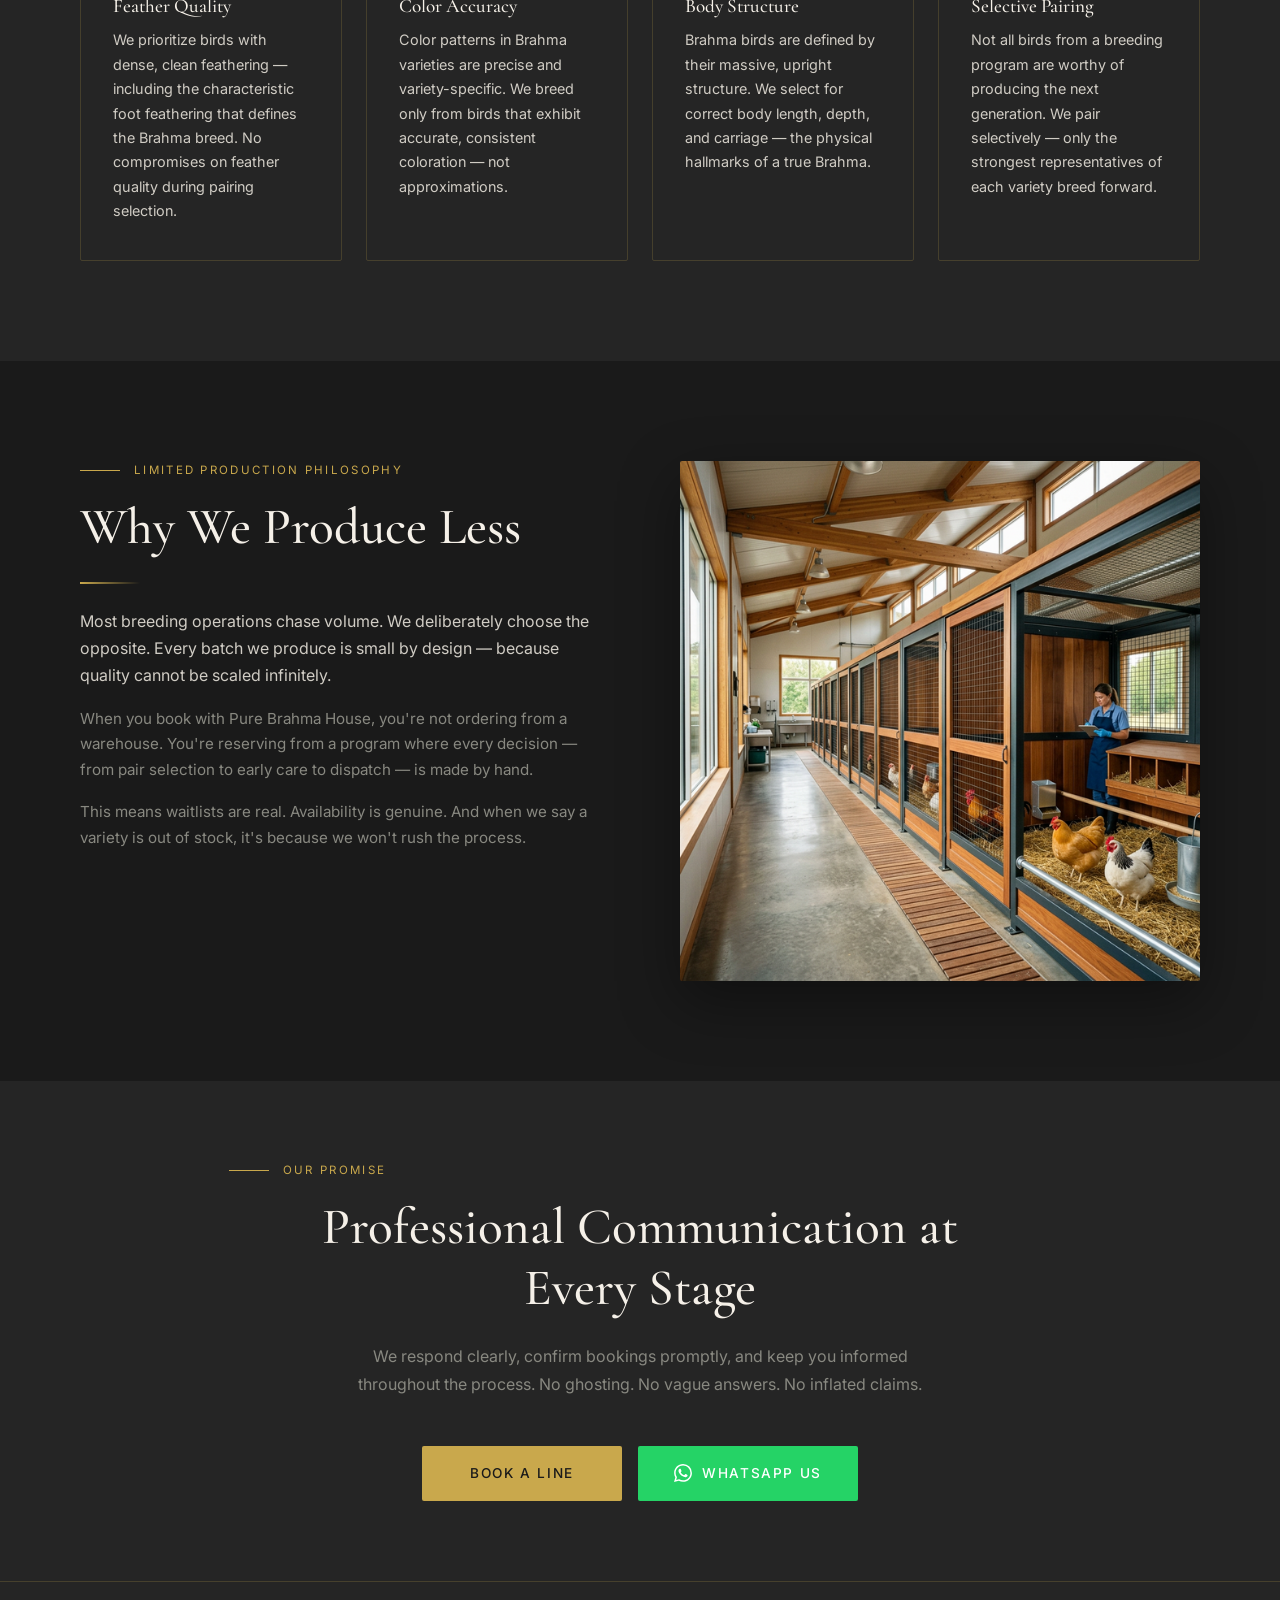
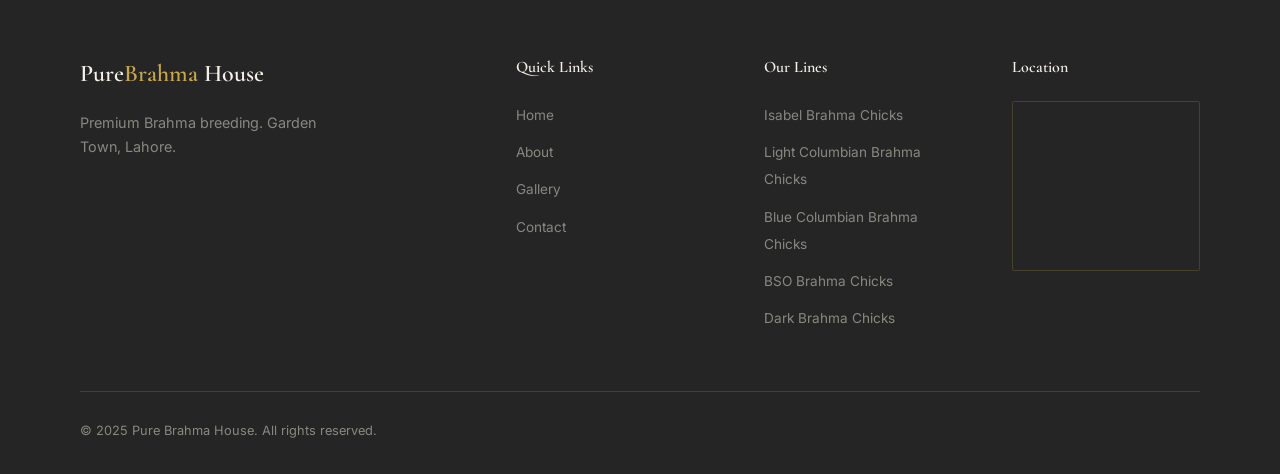
<file: about.html>
<!DOCTYPE html>
<html lang="en">

<head>
    <meta charset="UTF-8">
    <meta name="viewport" content="width=device-width, initial-scale=1.0">
    <title>About Pure Brahma House | Premium Brahma Breeder Lahore Pakistan</title>
    <meta name="description"
        content="Learn about Pure Brahma House — our breeding philosophy, selective pairing process, and commitment to genetic integrity for Isabel Brahma lines in Lahore, Pakistan.">
    <link rel="stylesheet" href="css/styles.css">
</head>

<body>
    <nav class="nav"><a href="index.html" class="nav-logo">Pure<span>Brahma</span>&nbsp;House</a>
        <ul class="nav-links">
            <li><a href="index.html">Home</a></li>
            <li><a href="about.html">About</a></li>
            <li><a href="isabel-brahma-chicks.html">Isabel Brahma Chicks</a></li>
            <li><a href="fertile-isabel-eggs.html">Isabel Brahma Eggs</a></li>
            <li><a href="gallery.html">Gallery</a></li>
            <li><a href="faq.html">FAQ</a></li>
            <li><a href="contact.html">Contact</a></li>
        </ul>
        <div class="nav-cta"><a href="contact.html#booking" class="btn btn-primary"
                style="padding:12px 24px;font-size:0.78rem;">Book Now</a></div><button
            class="hamburger"><span></span><span></span><span></span></button>
    </nav>
    <div class="mobile-menu"><button class="mobile-close">✕</button>
        <ul>
            <li><a href="index.html">Home</a></li>
            <li><a href="about.html">About</a></li>
            <li><a href="isabel-brahma-chicks.html">Isabel Brahma Chicks</a></li>
            <li><a href="fertile-isabel-eggs.html">Isabel Brahma Eggs</a></li>
            <li><a href="gallery.html">Gallery</a></li>
            <li><a href="faq.html">FAQ</a></li>
            <li><a href="contact.html">Contact</a></li>
        </ul>
    </div>

    <div class="page-hero">
        <div class="page-hero-badge"><span
                style="width:6px;height:6px;border-radius:50%;background:var(--gold);display:inline-block;"></span>Our
            Story</div>
        <h1>About Pure Brahma House</h1>
        <p style="max-width:600px;margin:20px auto 0;color:var(--text-muted);font-size:1.05rem;">A serious breeding
            program built on discipline, precision, and a genuine commitment to the Brahma breed standard.</p>
        <div class="breadcrumb"><a href="index.html">Home</a><span>/</span>About</div>
    </div>

    <!-- VISION -->
    <section style="background:var(--charcoal);padding:100px 0;">
        <div class="container">
            <div class="about-grid">
                <div class="reveal">
                    <p class="section-label">Brand Vision</p>
                    <h2>Built on Precision.<br>Defined by Standards.</h2>
                    <div class="gold-divider"></div>
                    <p style="color:var(--text-body);margin-bottom:16px;">Pure Brahma House was established with one
                        purpose: to produce Brahma birds that genuinely meet the standard — not in marketing language,
                        but in reality. We work with a limited number of breeding pairs and intentionally cap our
                        production to maintain quality across every batch.</p>
                    <p style="color:var(--text-muted);font-size:0.95rem;">Our location in Garden Town, Lahore, Pakistan
                        positions us at the heart of the country's most discerning breeder community. We serve clients
                        who understand genetics, respect process, and expect professionalism at every step.</p>
                </div>
                <div class="reveal reveal-delay-2">
                    <img src="images/brahma-rooster.png" alt="Premium Brahma Rooster - Pure Brahma House"
                        style="width:100%;border-radius:2px;box-shadow:var(--shadow);">
                </div>
            </div>
        </div>
    </section>

    <!-- STANDARDS -->
    <section style="background:var(--charcoal-mid);padding:100px 0;">
        <div class="container">
            <div class="reveal" style="text-align:center;margin-bottom:60px;">
                <p class="section-label" style="justify-content:center;">Our Breeding Standards</p>
                <h2>What We Focus On</h2>
            </div>
            <div class="why-grid">
                <div class="why-card reveal">
                    <div class="why-icon"><svg width="22" height="22" viewBox="0 0 24 24" fill="none"
                            stroke="currentColor" stroke-width="2">
                            <path
                                d="M20.84 4.61a5.5 5.5 0 0 0-7.78 0L12 5.67l-1.06-1.06a5.5 5.5 0 0 0-7.78 7.78l1.06 1.06L12 21.23l7.78-7.78 1.06-1.06a5.5 5.5 0 0 0 0-7.78z" />
                        </svg></div>
                    <h4
                        style="font-family:'Cormorant Garamond',serif;font-size:1.2rem;color:var(--off-white);margin-bottom:10px;">
                        Feather Quality</h4>
                    <p style="font-size:0.9rem;max-width:none;">We prioritize birds with dense, clean feathering —
                        including the characteristic foot feathering that defines the Brahma breed. No compromises on
                        feather quality during pairing selection.</p>
                </div>
                <div class="why-card reveal reveal-delay-1">
                    <div class="why-icon"><svg width="22" height="22" viewBox="0 0 24 24" fill="none"
                            stroke="currentColor" stroke-width="2">
                            <circle cx="12" cy="12" r="10" />
                            <line x1="2" y1="12" x2="22" y2="12" />
                            <path
                                d="M12 2a15.3 15.3 0 0 1 4 10 15.3 15.3 0 0 1-4 10 15.3 15.3 0 0 1-4-10 15.3 15.3 0 0 1 4-10z" />
                        </svg></div>
                    <h4
                        style="font-family:'Cormorant Garamond',serif;font-size:1.2rem;color:var(--off-white);margin-bottom:10px;">
                        Color Accuracy</h4>
                    <p style="font-size:0.9rem;max-width:none;">Color patterns in Brahma varieties are precise and
                        variety-specific. We breed only from birds that exhibit accurate, consistent coloration — not
                        approximations.</p>
                </div>
                <div class="why-card reveal reveal-delay-2">
                    <div class="why-icon"><svg width="22" height="22" viewBox="0 0 24 24" fill="none"
                            stroke="currentColor" stroke-width="2">
                            <rect x="2" y="3" width="20" height="14" rx="2" ry="2" />
                            <line x1="8" y1="21" x2="16" y2="21" />
                            <line x1="12" y1="17" x2="12" y2="21" />
                        </svg></div>
                    <h4
                        style="font-family:'Cormorant Garamond',serif;font-size:1.2rem;color:var(--off-white);margin-bottom:10px;">
                        Body Structure</h4>
                    <p style="font-size:0.9rem;max-width:none;">Brahma birds are defined by their massive, upright
                        structure. We select for correct body length, depth, and carriage — the physical hallmarks of a
                        true Brahma.</p>
                </div>
                <div class="why-card reveal reveal-delay-3">
                    <div class="why-icon"><svg width="22" height="22" viewBox="0 0 24 24" fill="none"
                            stroke="currentColor" stroke-width="2">
                            <polyline points="16 3 21 3 21 8" />
                            <line x1="4" y1="20" x2="21" y2="3" />
                            <polyline points="21 16 21 21 16 21" />
                            <line x1="15" y1="15" x2="21" y2="21" />
                        </svg></div>
                    <h4
                        style="font-family:'Cormorant Garamond',serif;font-size:1.2rem;color:var(--off-white);margin-bottom:10px;">
                        Selective Pairing</h4>
                    <p style="font-size:0.9rem;max-width:none;">Not all birds from a breeding program are worthy of
                        producing the next generation. We pair selectively — only the strongest representatives of each
                        variety breed forward.</p>
                </div>
            </div>
        </div>
    </section>

    <!-- PHILOSOPHY -->
    <section style="background:var(--charcoal);padding:100px 0;">
        <div class="container">
            <div class="two-col">
                <div class="reveal">
                    <p class="section-label">Limited Production Philosophy</p>
                    <h2>Why We Produce Less</h2>
                    <div class="gold-divider"></div>
                    <p style="margin-bottom:16px;">Most breeding operations chase volume. We deliberately choose the
                        opposite. Every batch we produce is small by design — because quality cannot be scaled
                        infinitely.</p>
                    <p style="color:var(--text-muted);font-size:0.95rem;margin-bottom:16px;">When you book with Pure
                        Brahma House, you're not ordering from a warehouse. You're reserving from a program where every
                        decision — from pair selection to early care to dispatch — is made by hand.</p>
                    <p style="color:var(--text-muted);font-size:0.95rem;">This means waitlists are real. Availability is
                        genuine. And when we say a variety is out of stock, it's because we won't rush the process.</p>
                </div>
                <div class="reveal reveal-delay-2">
                    <img src="images/farm-environment.png" alt="Pure Brahma House Breeding Facility"
                        style="width:100%;border-radius:2px;box-shadow:var(--shadow);">
                </div>
            </div>
        </div>
    </section>

    <!-- COMMUNICATION -->
    <section style="background:var(--charcoal-mid);padding:80px 0;text-align:center;">
        <div class="container">
            <div class="reveal">
                <p class="section-label" style="justify-content:center;">Our Promise</p>
                <h2 style="max-width:700px;margin:0 auto 24px;">Professional Communication at Every Stage</h2>
                <p style="max-width:580px;margin:0 auto 48px;color:var(--text-muted);">We respond clearly, confirm
                    bookings promptly, and keep you informed throughout the process. No ghosting. No vague answers. No
                    inflated claims.</p>
                <div style="display:flex;gap:16px;justify-content:center;flex-wrap:wrap;">
                    <a href="contact.html#booking" class="btn btn-primary">Book a Line</a>
                    <a href="https://wa.me/923454489123" target="_blank" class="btn btn-whatsapp"><svg width="18"
                            height="18" viewBox="0 0 24 24" fill="currentColor">
                            <path
                                d="M17.472 14.382c-.297-.149-1.758-.867-2.03-.967-.273-.099-.471-.148-.67.15-.197.297-.767.966-.94 1.164-.173.199-.347.223-.644.075-.297-.15-1.255-.463-2.39-1.475-.883-.788-1.48-1.761-1.653-2.059-.173-.297-.018-.458.13-.606.134-.133.298-.347.446-.52.149-.174.198-.298.298-.497.099-.198.05-.371-.025-.52-.075-.149-.669-1.612-.916-2.207-.242-.579-.487-.5-.669-.51-.173-.008-.371-.01-.57-.01-.198 0-.52.074-.792.372-.272.297-1.04 1.016-1.04 2.479 0 1.462 1.065 2.875 1.213 3.074.149.198 2.096 3.2 5.077 4.487.709.306 1.262.489 1.694.625.712.227 1.36.195 1.871.118.571-.085 1.758-.719 2.006-1.413.248-.694.248-1.289.173-1.413-.074-.124-.272-.198-.57-.347m-5.421 7.403h-.004a9.87 9.87 0 01-5.031-1.378l-.361-.214-3.741.982.998-3.648-.235-.374a9.86 9.86 0 01-1.51-5.26c.001-5.45 4.436-9.884 9.888-9.884 2.64 0 5.122 1.03 6.988 2.898a9.825 9.825 0 012.893 6.994c-.003 5.45-4.437 9.884-9.885 9.884m8.413-18.297A11.815 11.815 0 0012.05 0C5.495 0 .16 5.335.157 11.892c0 2.096.547 4.142 1.588 5.945L.057 24l6.305-1.654a11.882 11.882 0 005.683 1.448h.005c6.554 0 11.89-5.335 11.893-11.893a11.821 11.821 0 00-3.48-8.413z" />
                        </svg>WhatsApp Us</a>
                </div>
            </div>
        </div>
    </section>

    <footer>
        <div class="container">
            <div class="footer-grid">
                <div class="footer-brand">
                    <div class="nav-logo">Pure<span style="color:var(--gold)">Brahma</span>&nbsp;House</div>
                    <p>Premium Brahma breeding. Garden Town, Lahore.</p>
                </div>
                <div>
                    <div class="footer-heading">Quick Links</div>
                    <ul class="footer-links">
                        <li><a href="index.html">Home</a></li>
                        <li><a href="about.html">About</a></li>
                        <li><a href="gallery.html">Gallery</a></li>
                        <li><a href="contact.html">Contact</a></li>
                    </ul>
                </div>
                <div>
                    <div class="footer-heading">Our Lines</div>
                    <ul class="footer-links">
                        <li><a href="isabel-brahma-chicks.html">Isabel Brahma Chicks</a></li>
                        <li><a href="light-columbian.html">Light Columbian Brahma Chicks</a></li>
                        <li><a href="blue-columbian.html">Blue Columbian Brahma Chicks</a></li>
                        <li><a href="bso-brahma.html">BSO Brahma Chicks</a></li>
                        <li><a href="dark-brahma.html">Dark Brahma Chicks</a></li>
                    </ul>
                </div>
                <div>
                    <div class="footer-heading">Location</div>
                    <div class="footer-map"><iframe
                            src="https://maps.google.com/maps?q=Abu+Bakar+Block,+Garden+Town,+Lahore,+Pakistan&t=&z=14&ie=UTF8&iwloc=&output=embed"
                            allowfullscreen loading="lazy"></iframe></div>
                </div>
            </div>
            <div class="footer-bottom">
                <p>© 2025 Pure Brahma House. All rights reserved.</p>
            </div>
        </div>
    </footer>
    <a href="https://wa.me/923454489123" target="_blank" class="wa-float"><svg width="26" height="26"
            viewBox="0 0 24 24" fill="currentColor">
            <path
                d="M17.472 14.382c-.297-.149-1.758-.867-2.03-.967-.273-.099-.471-.148-.67.15-.197.297-.767.966-.94 1.164-.173.199-.347.223-.644.075-.297-.15-1.255-.463-2.39-1.475-.883-.788-1.48-1.761-1.653-2.059-.173-.297-.018-.458.13-.606.134-.133.298-.347.446-.52.149-.174.198-.298.298-.497.099-.198.05-.371-.025-.52-.075-.149-.669-1.612-.916-2.207-.242-.579-.487-.5-.669-.51-.173-.008-.371-.01-.57-.01-.198 0-.52.074-.792.372-.272.297-1.04 1.016-1.04 2.479 0 1.462 1.065 2.875 1.213 3.074.149.198 2.096 3.2 5.077 4.487.709.306 1.262.489 1.694.625.712.227 1.36.195 1.871.118.571-.085 1.758-.719 2.006-1.413.248-.694.248-1.289.173-1.413-.074-.124-.272-.198-.57-.347m-5.421 7.403h-.004a9.87 9.87 0 01-5.031-1.378l-.361-.214-3.741.982.998-3.648-.235-.374a9.86 9.86 0 01-1.51-5.26c.001-5.45 4.436-9.884 9.888-9.884 2.64 0 5.122 1.03 6.988 2.898a9.825 9.825 0 012.893 6.994c-.003 5.45-4.437 9.884-9.885 9.884m8.413-18.297A11.815 11.815 0 0012.05 0C5.495 0 .16 5.335.157 11.892c0 2.096.547 4.142 1.588 5.945L.057 24l6.305-1.654a11.882 11.882 0 005.683 1.448h.005c6.554 0 11.89-5.335 11.893-11.893a11.821 11.821 0 00-3.48-8.413z" />
        </svg></a>
    <button class="chatbot-trigger"><svg width="22" height="22" viewBox="0 0 24 24" fill="none" stroke="currentColor"
            stroke-width="2">
            <path d="M21 15a2 2 0 0 1-2 2H7l-4 4V5a2 2 0 0 1 2-2h14a2 2 0 0 1 2 2z" />
        </svg></button>
    <div class="chatbot-window">
        <div class="chatbot-header">
            <div class="chatbot-header-info">
                <div class="chatbot-avatar">PB</div>
                <div>
                    <div class="chatbot-name">Pure Brahma Assistant</div>
                    <div class="chatbot-status">● Online</div>
                </div>
            </div><button class="chatbot-close">✕</button>
        </div>
        <div class="chatbot-body" id="chatBody"></div>
    </div>
    <script src="js/main.js"></script>
</body>

</html>
</file>
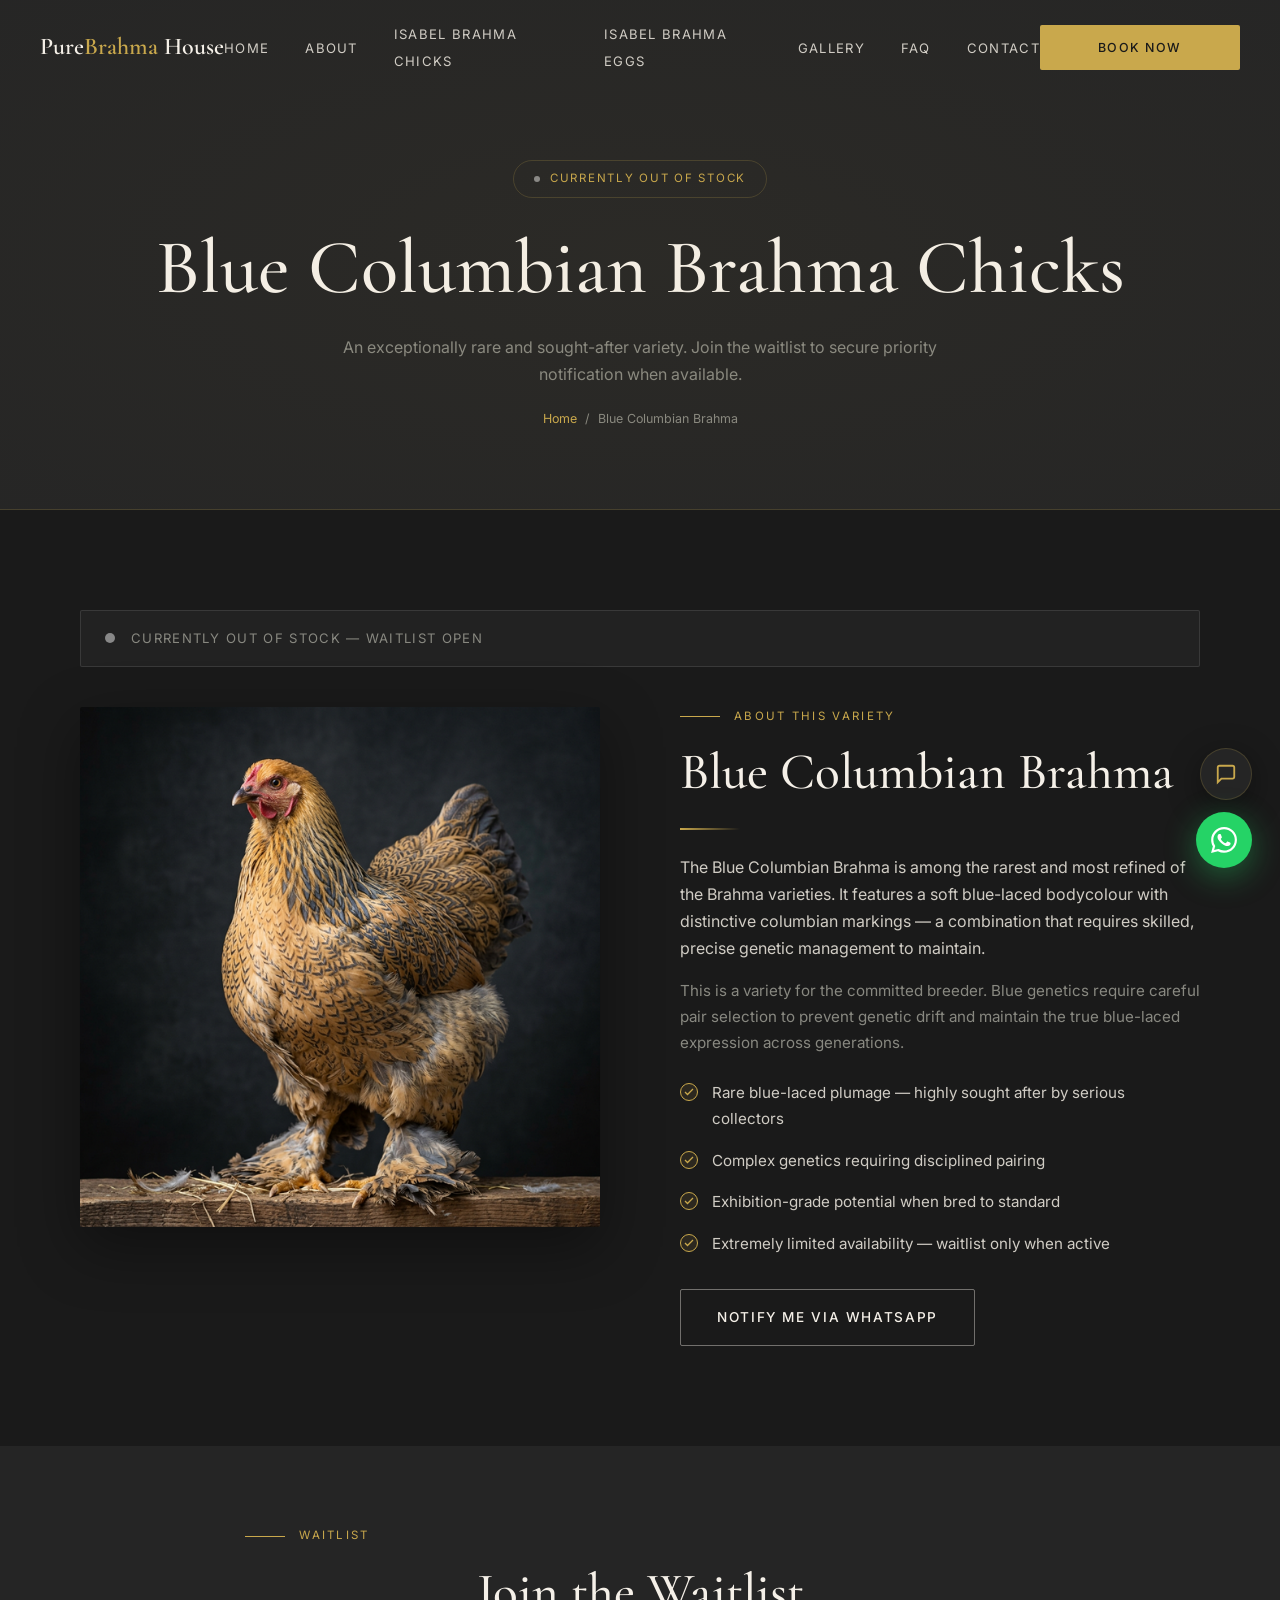
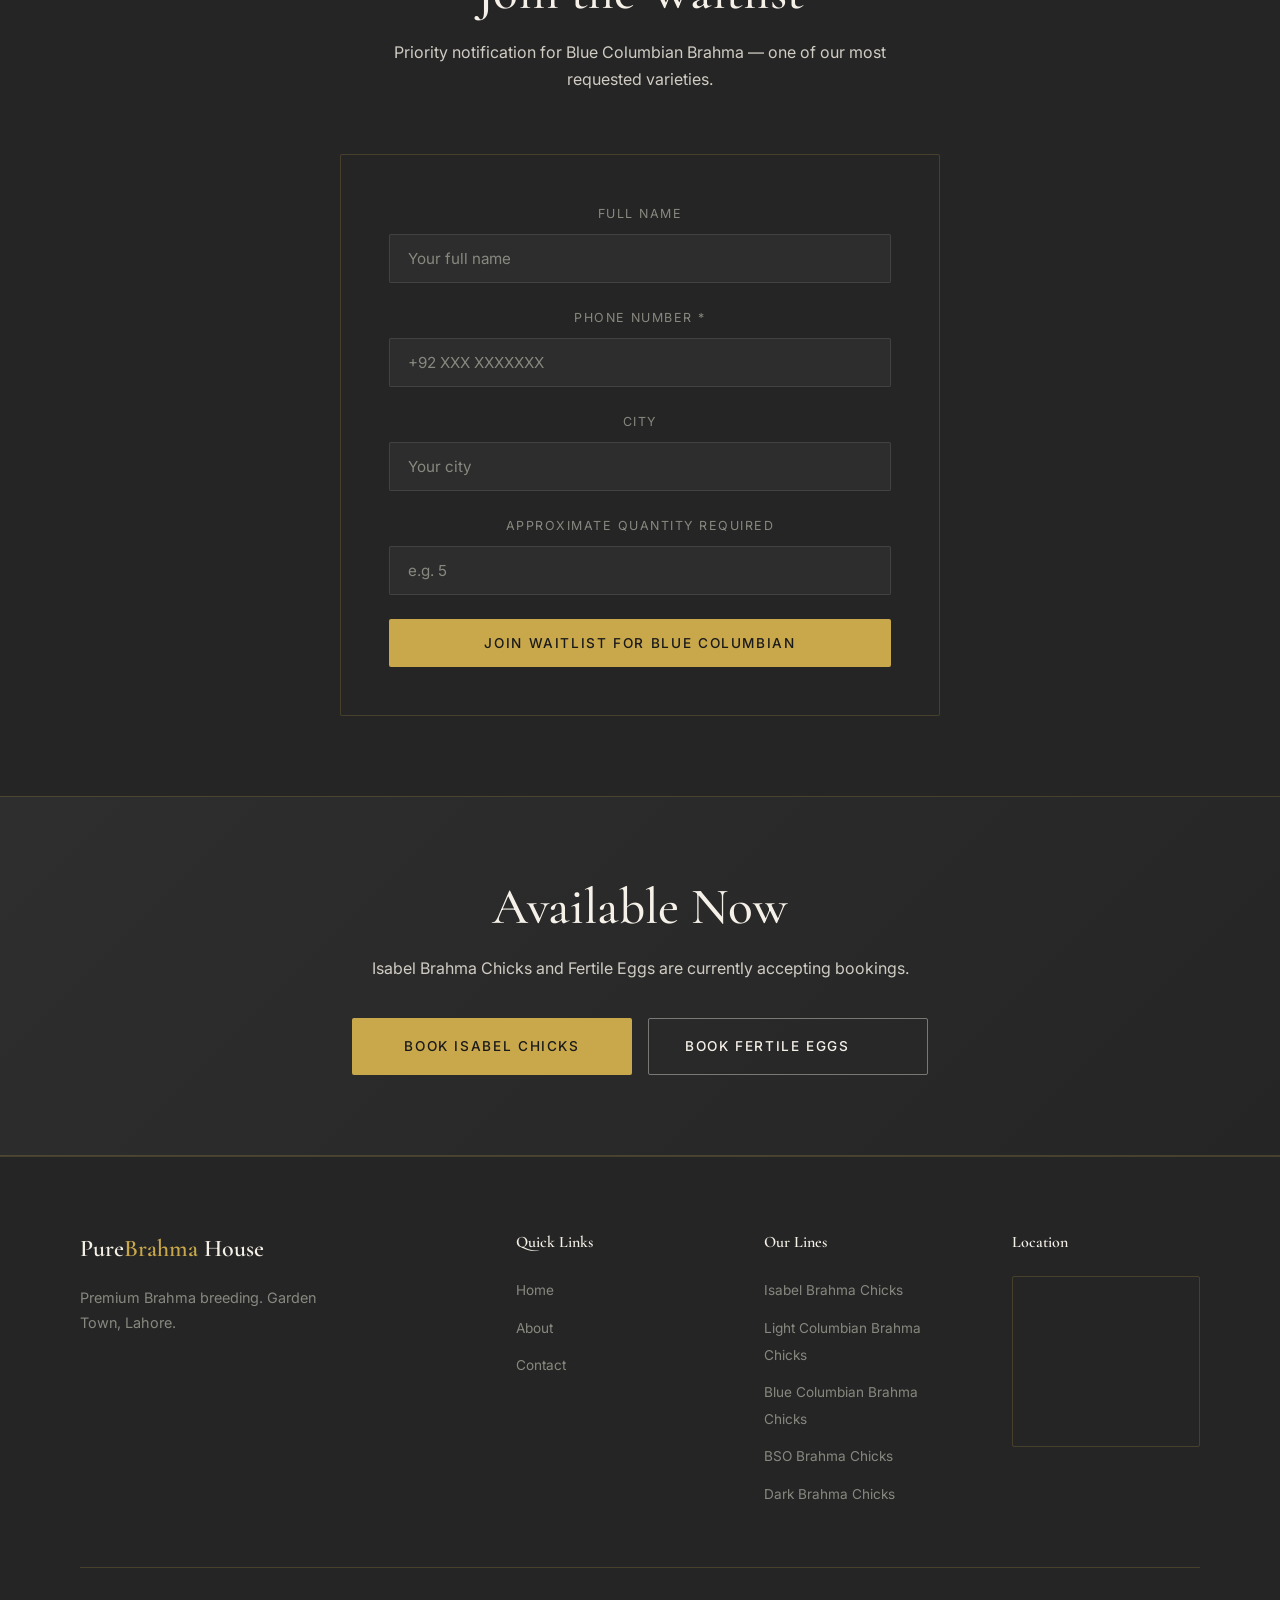
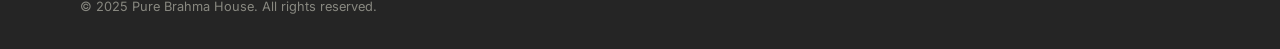
<file: blue-columbian.html>
<!DOCTYPE html>
<html lang="en">

<head>
    <meta charset="UTF-8">
    <meta name="viewport" content="width=device-width, initial-scale=1.0">
    <title>Blue Columbian Brahma Chicks | Currently Out of Stock | Pure Brahma House</title>
    <meta name="description"
        content="Blue Columbian Brahma Chicks from Pure Brahma House are currently out of stock. Join the waitlist to be notified when available again.">
    <link rel="stylesheet" href="css/styles.css">
</head>

<body>
    <nav class="nav"><a href="index.html" class="nav-logo">Pure<span>Brahma</span>&nbsp;House</a>
        <ul class="nav-links">
            <li><a href="index.html">Home</a></li>
            <li><a href="about.html">About</a></li>
            <li><a href="isabel-brahma-chicks.html">Isabel Brahma Chicks</a></li>
            <li><a href="fertile-isabel-eggs.html">Isabel Brahma Eggs</a></li>
            <li><a href="gallery.html">Gallery</a></li>
            <li><a href="faq.html">FAQ</a></li>
            <li><a href="contact.html">Contact</a></li>
        </ul>
        <div class="nav-cta"><a href="contact.html#booking" class="btn btn-primary"
                style="padding:12px 24px;font-size:0.78rem;">Book Now</a></div><button
            class="hamburger"><span></span><span></span><span></span></button>
    </nav>
    <div class="mobile-menu"><button class="mobile-close">✕</button>
        <ul>
            <li><a href="index.html">Home</a></li>
            <li><a href="about.html">About</a></li>
            <li><a href="isabel-brahma-chicks.html">Isabel Brahma Chicks</a></li>
            <li><a href="fertile-isabel-eggs.html">Isabel Brahma Eggs</a></li>
            <li><a href="gallery.html">Gallery</a></li>
            <li><a href="faq.html">FAQ</a></li>
            <li><a href="contact.html">Contact</a></li>
        </ul>
    </div>

    <div class="page-hero">
        <div class="page-hero-badge"><span
                style="width:6px;height:6px;border-radius:50%;background:#888;display:inline-block;"></span>Currently
            Out of Stock</div>
        <h1>Blue Columbian Brahma Chicks</h1>
        <p style="max-width:600px;margin:20px auto 0;color:var(--text-muted);">An exceptionally rare and sought-after
            variety. Join the waitlist to secure priority notification when available.</p>
        <div class="breadcrumb"><a href="index.html">Home</a><span>/</span>Blue Columbian Brahma</div>
    </div>

    <section style="background:var(--charcoal);padding:100px 0;">
        <div class="container">
            <div class="oos-banner reveal">
                <div class="oos-dot"></div><span class="oos-text">Currently Out of Stock — Waitlist Open</span>
            </div>
            <div class="two-col">
                <div class="reveal">
                    <img src="images/brahma-hen.png" alt="Blue Columbian Brahma"
                        style="width:100%;border-radius:2px;box-shadow:var(--shadow);">
                </div>
                <div class="reveal reveal-delay-2">
                    <p class="section-label">About This Variety</p>
                    <h2>Blue Columbian Brahma</h2>
                    <div class="gold-divider"></div>
                    <p style="margin-bottom:16px;">The Blue Columbian Brahma is among the rarest and most refined of the
                        Brahma varieties. It features a soft blue-laced bodycolour with distinctive columbian markings —
                        a combination that requires skilled, precise genetic management to maintain.</p>
                    <p style="color:var(--text-muted);font-size:0.95rem;margin-bottom:24px;">This is a variety for the
                        committed breeder. Blue genetics require careful pair selection to prevent genetic drift and
                        maintain the true blue-laced expression across generations.</p>
                    <ul class="feature-list">
                        <li>Rare blue-laced plumage — highly sought after by serious collectors</li>
                        <li>Complex genetics requiring disciplined pairing</li>
                        <li>Exhibition-grade potential when bred to standard</li>
                        <li>Extremely limited availability — waitlist only when active</li>
                    </ul>
                    <div style="margin-top:32px;">
                        <a href="https://wa.me/923454489123?text=Hello%20Pure%20Brahma%20House%2C%20I%20would%20like%20to%20be%20notified%20when%20Blue%20Columbian%20Brahma%20Chicks%20become%20available%20again."
                            target="_blank" class="btn btn-secondary">Notify Me via WhatsApp</a>
                    </div>
                </div>
            </div>
        </div>
    </section>

    <!-- WAITLIST -->
    <section style="background:var(--charcoal-mid);padding:80px 0;">
        <div class="container" style="text-align:center;">
            <p class="section-label reveal" style="justify-content:center;">Waitlist</p>
            <h2 class="reveal">Join the Waitlist</h2>
            <p class="reveal" style="margin:16px auto 0;max-width:500px;">Priority notification for Blue Columbian
                Brahma — one of our most requested varieties.</p>
            <div class="waitlist-form reveal">
                <form class="waitlist-form-el" data-variety="Blue Columbian Brahma Chicks">
                    <div class="form-group"><label class="form-label">Full Name</label><input name="name" type="text"
                            class="form-input" placeholder="Your full name" required></div>
                    <div class="form-group"><label class="form-label">Phone Number *</label><input name="phone"
                            type="tel" class="form-input" placeholder="+92 XXX XXXXXXX" required></div>
                    <div class="form-group"><label class="form-label">City</label><input name="city" type="text"
                            class="form-input" placeholder="Your city"></div>
                    <div class="form-group"><label class="form-label">Approximate Quantity Required</label><input
                            name="qty" type="number" class="form-input" placeholder="e.g. 5"></div>
                    <button type="submit" class="btn btn-primary" style="width:100%;justify-content:center;">Join
                        Waitlist for Blue Columbian</button>
                </form>
            </div>
        </div>
    </section>
    <div class="cta-banner">
        <div class="container">
            <h2 class="reveal">Available Now</h2>
            <p class="reveal" style="margin:0 auto 36px;">Isabel Brahma Chicks and Fertile Eggs are currently accepting
                bookings.</p>
            <div class="cta-buttons reveal"><a href="isabel-brahma-chicks.html" class="btn btn-primary">Book Isabel
                    Chicks</a><a href="fertile-isabel-eggs.html" class="btn btn-secondary">Book Fertile Eggs</a></div>
        </div>
    </div>
    <footer>
        <div class="container">
            <div class="footer-grid">
                <div class="footer-brand">
                    <div class="nav-logo">Pure<span style="color:var(--gold)">Brahma</span>&nbsp;House</div>
                    <p>Premium Brahma breeding. Garden Town, Lahore.</p>
                </div>
                <div>
                    <div class="footer-heading">Quick Links</div>
                    <ul class="footer-links">
                        <li><a href="index.html">Home</a></li>
                        <li><a href="about.html">About</a></li>
                        <li><a href="contact.html">Contact</a></li>
                    </ul>
                </div>
                <div>
                    <div class="footer-heading">Our Lines</div>
                    <ul class="footer-links">
                        <li><a href="isabel-brahma-chicks.html">Isabel Brahma Chicks</a></li>
                        <li><a href="light-columbian.html">Light Columbian Brahma Chicks</a></li>
                        <li><a href="blue-columbian.html">Blue Columbian Brahma Chicks</a></li>
                        <li><a href="bso-brahma.html">BSO Brahma Chicks</a></li>
                        <li><a href="dark-brahma.html">Dark Brahma Chicks</a></li>
                    </ul>
                </div>
                <div>
                    <div class="footer-heading">Location</div>
                    <div class="footer-map"><iframe
                            src="https://maps.google.com/maps?q=Abu+Bakar+Block,+Garden+Town,+Lahore,+Pakistan&t=&z=14&ie=UTF8&iwloc=&output=embed"
                            allowfullscreen loading="lazy"></iframe></div>
                </div>
            </div>
            <div class="footer-bottom">
                <p>© 2025 Pure Brahma House. All rights reserved.</p>
            </div>
        </div>
    </footer>
    <a href="https://wa.me/923454489123" target="_blank" class="wa-float"><svg width="26" height="26"
            viewBox="0 0 24 24" fill="currentColor">
            <path
                d="M17.472 14.382c-.297-.149-1.758-.867-2.03-.967-.273-.099-.471-.148-.67.15-.197.297-.767.966-.94 1.164-.173.199-.347.223-.644.075-.297-.15-1.255-.463-2.39-1.475-.883-.788-1.48-1.761-1.653-2.059-.173-.297-.018-.458.13-.606.134-.133.298-.347.446-.52.149-.174.198-.298.298-.497.099-.198.05-.371-.025-.52-.075-.149-.669-1.612-.916-2.207-.242-.579-.487-.5-.669-.51-.173-.008-.371-.01-.57-.01-.198 0-.52.074-.792.372-.272.297-1.04 1.016-1.04 2.479 0 1.462 1.065 2.875 1.213 3.074.149.198 2.096 3.2 5.077 4.487.709.306 1.262.489 1.694.625.712.227 1.36.195 1.871.118.571-.085 1.758-.719 2.006-1.413.248-.694.248-1.289.173-1.413-.074-.124-.272-.198-.57-.347m-5.421 7.403h-.004a9.87 9.87 0 01-5.031-1.378l-.361-.214-3.741.982.998-3.648-.235-.374a9.86 9.86 0 01-1.51-5.26c.001-5.45 4.436-9.884 9.888-9.884 2.64 0 5.122 1.03 6.988 2.898a9.825 9.825 0 012.893 6.994c-.003 5.45-4.437 9.884-9.885 9.884m8.413-18.297A11.815 11.815 0 0012.05 0C5.495 0 .16 5.335.157 11.892c0 2.096.547 4.142 1.588 5.945L.057 24l6.305-1.654a11.882 11.882 0 005.683 1.448h.005c6.554 0 11.89-5.335 11.893-11.893a11.821 11.821 0 00-3.48-8.413z" />
        </svg></a>
    <button class="chatbot-trigger"><svg width="22" height="22" viewBox="0 0 24 24" fill="none" stroke="currentColor"
            stroke-width="2">
            <path d="M21 15a2 2 0 0 1-2 2H7l-4 4V5a2 2 0 0 1 2-2h14a2 2 0 0 1 2 2z" />
        </svg></button>
    <div class="chatbot-window">
        <div class="chatbot-header">
            <div class="chatbot-header-info">
                <div class="chatbot-avatar">PB</div>
                <div>
                    <div class="chatbot-name">Pure Brahma Assistant</div>
                    <div class="chatbot-status">● Online</div>
                </div>
            </div><button class="chatbot-close">✕</button>
        </div>
        <div class="chatbot-body" id="chatBody"></div>
    </div>
    <script src="js/main.js"></script>
</body>

</html>
</file>
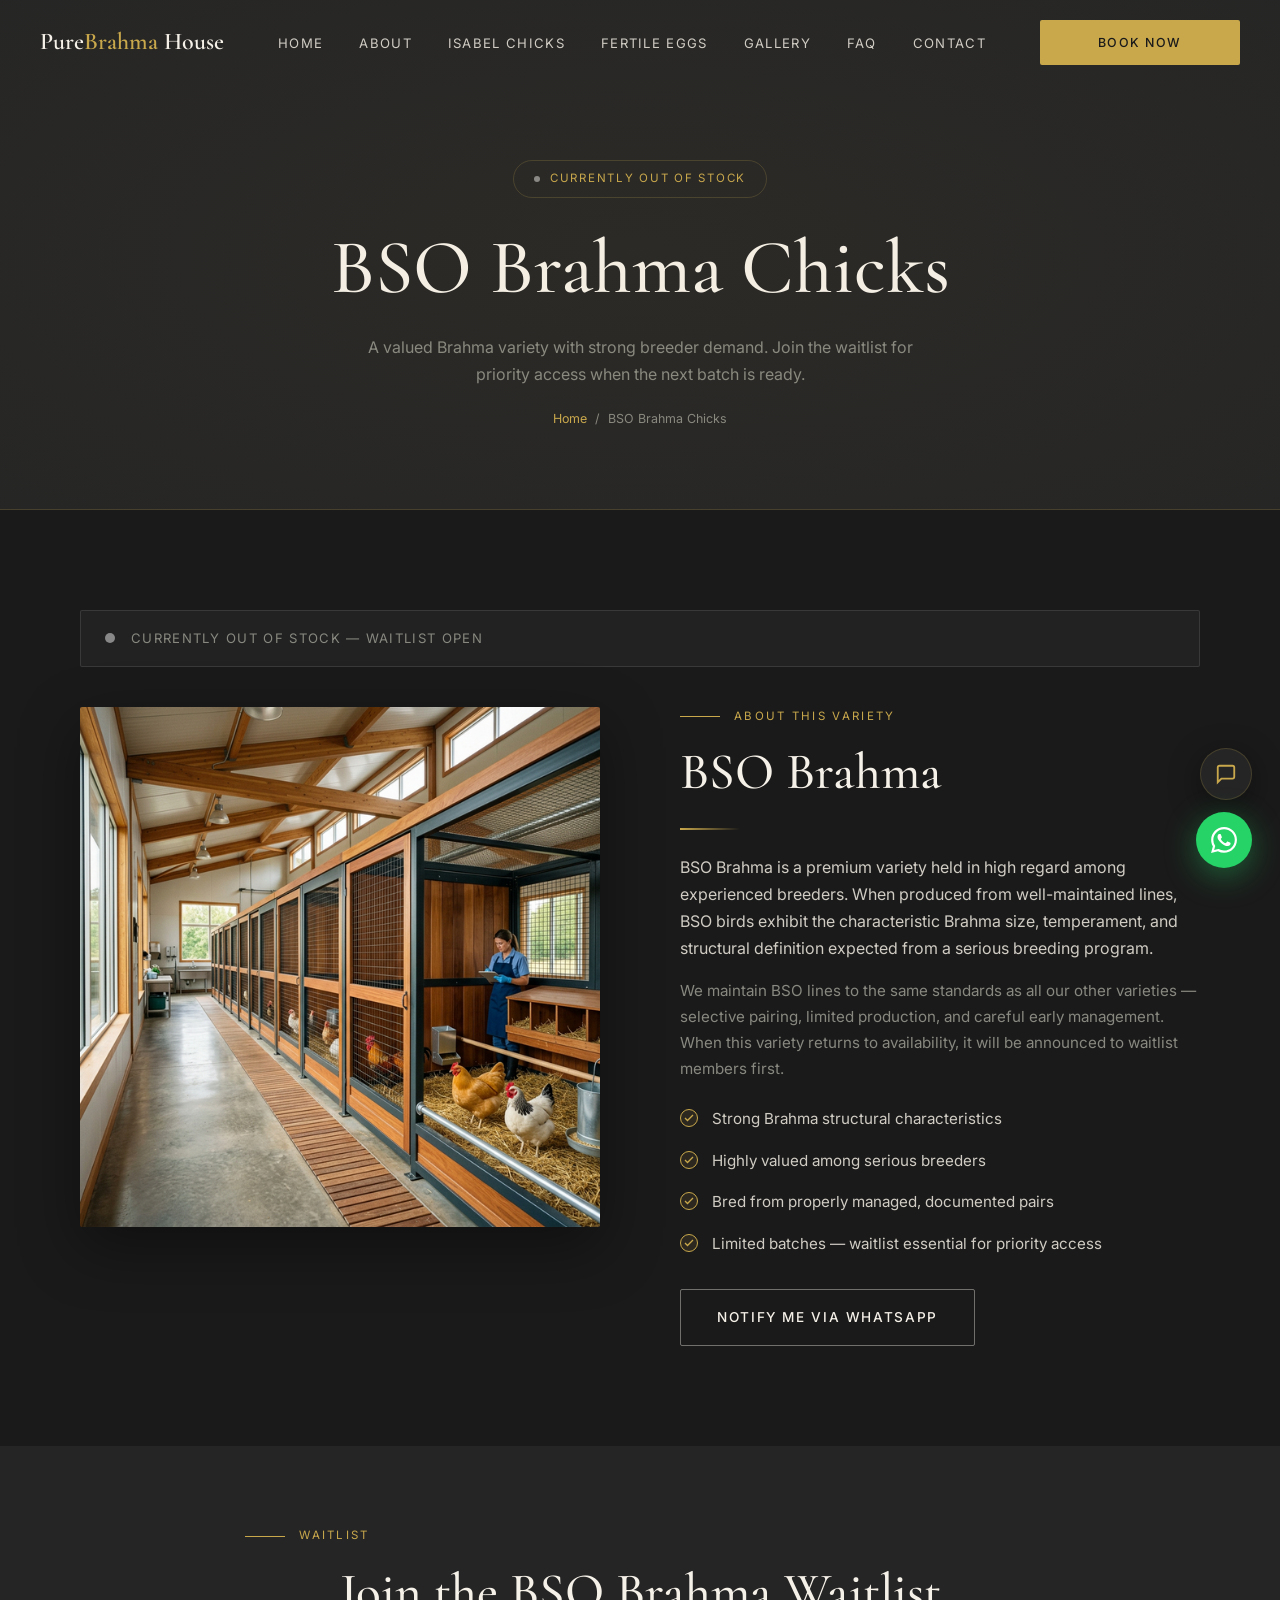
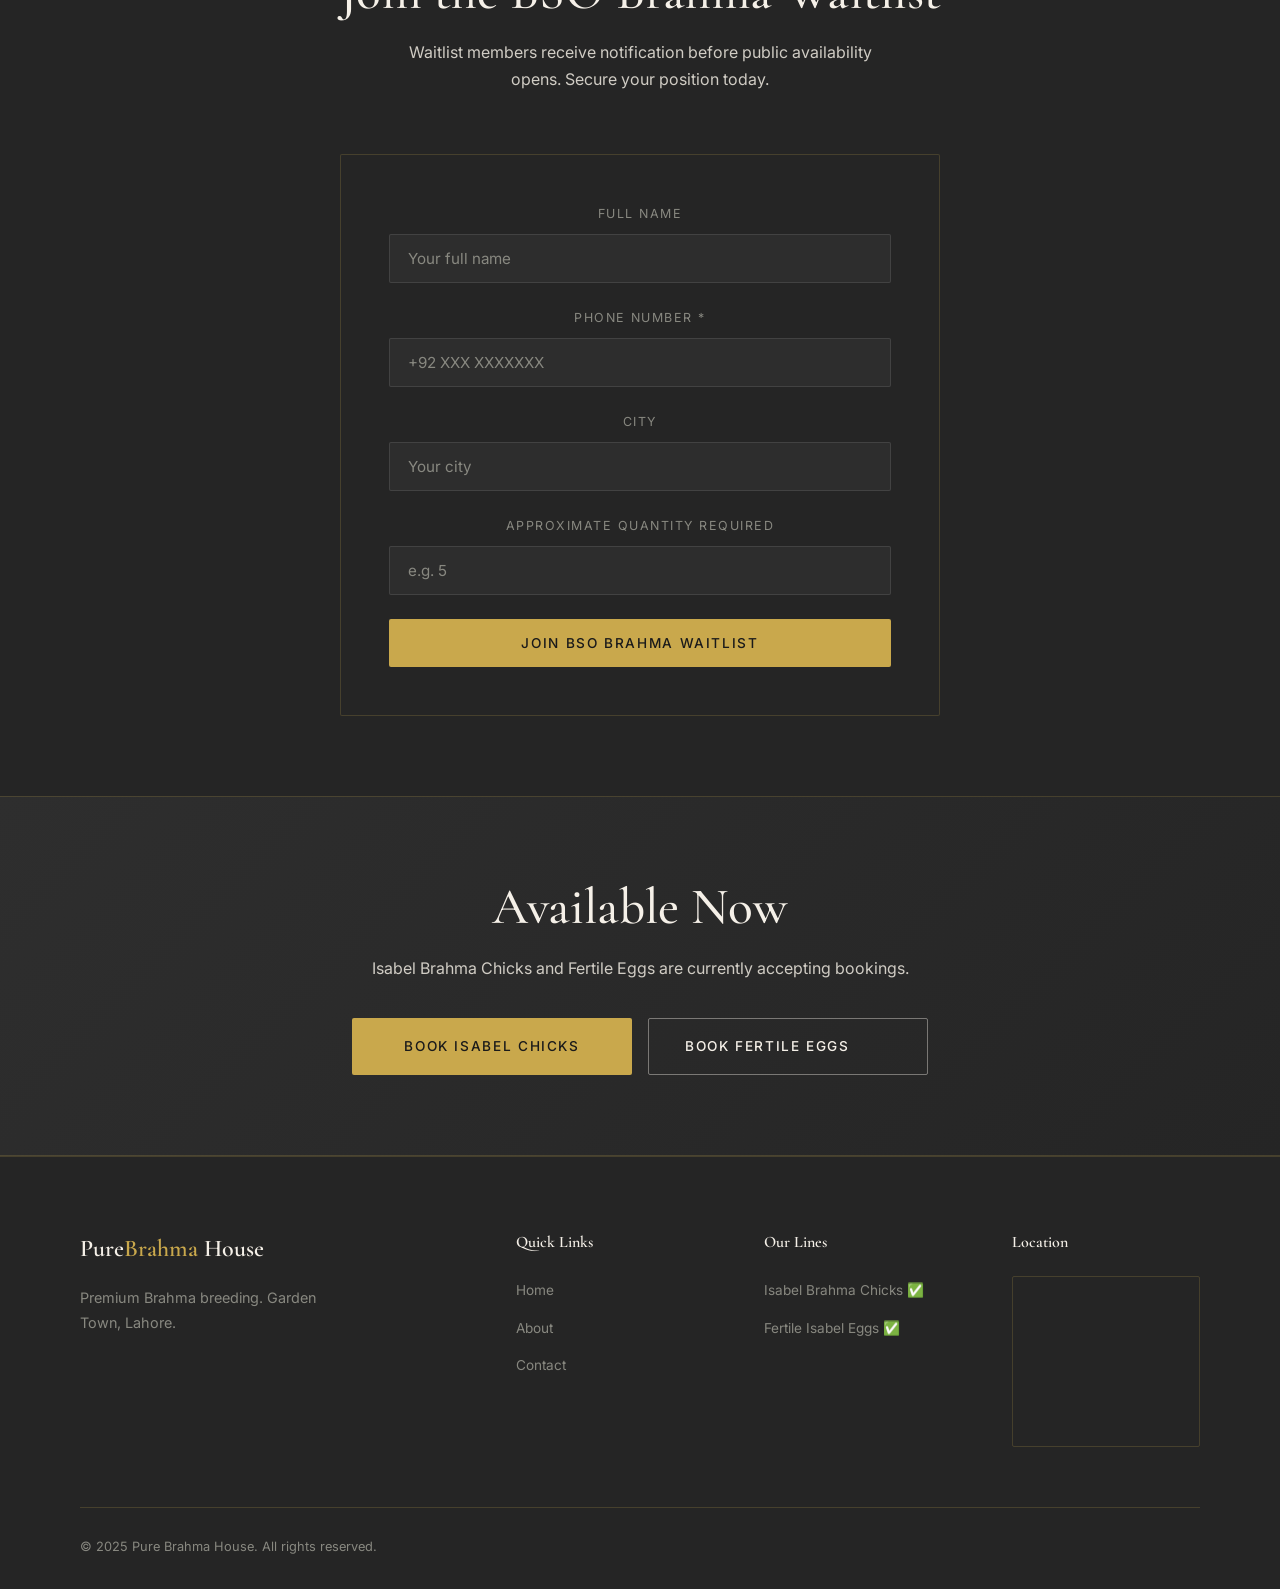
<file: bso-brahma.html>
<!DOCTYPE html>
<html lang="en">

<head>
    <meta charset="UTF-8">
    <meta name="viewport" content="width=device-width, initial-scale=1.0">
    <title>BSO Brahma Chicks | Currently Out of Stock | Pure Brahma House</title>
    <meta name="description"
        content="BSO Brahma Chicks from Pure Brahma House are currently out of stock. Join the waitlist for priority notification when available.">
    <link rel="stylesheet" href="css/styles.css">
</head>

<body>
    <nav class="nav"><a href="index.html" class="nav-logo">Pure<span>Brahma</span>&nbsp;House</a>
        <ul class="nav-links">
            <li><a href="index.html">Home</a></li>
            <li><a href="about.html">About</a></li>
            <li><a href="isabel-brahma-chicks.html">Isabel Chicks</a></li>
            <li><a href="fertile-isabel-eggs.html">Fertile Eggs</a></li>
            <li><a href="gallery.html">Gallery</a></li>
            <li><a href="faq.html">FAQ</a></li>
            <li><a href="contact.html">Contact</a></li>
        </ul>
        <div class="nav-cta"><a href="contact.html#booking" class="btn btn-primary"
                style="padding:12px 24px;font-size:0.78rem;">Book Now</a></div><button
            class="hamburger"><span></span><span></span><span></span></button>
    </nav>
    <div class="mobile-menu"><button class="mobile-close">✕</button>
        <ul>
            <li><a href="index.html">Home</a></li>
            <li><a href="about.html">About</a></li>
            <li><a href="isabel-brahma-chicks.html">Isabel Chicks</a></li>
            <li><a href="fertile-isabel-eggs.html">Fertile Eggs</a></li>
            <li><a href="gallery.html">Gallery</a></li>
            <li><a href="faq.html">FAQ</a></li>
            <li><a href="contact.html">Contact</a></li>
        </ul>
    </div>

    <div class="page-hero">
        <div class="page-hero-badge"><span
                style="width:6px;height:6px;border-radius:50%;background:#888;display:inline-block;"></span>Currently
            Out of Stock</div>
        <h1>BSO Brahma Chicks</h1>
        <p style="max-width:600px;margin:20px auto 0;color:var(--text-muted);">A valued Brahma variety with strong
            breeder demand. Join the waitlist for priority access when the next batch is ready.</p>
        <div class="breadcrumb"><a href="index.html">Home</a><span>/</span>BSO Brahma Chicks</div>
    </div>

    <section style="background:var(--charcoal);padding:100px 0;">
        <div class="container">
            <div class="oos-banner reveal">
                <div class="oos-dot"></div><span class="oos-text">Currently Out of Stock — Waitlist Open</span>
            </div>
            <div class="two-col">
                <div class="reveal">
                    <img src="images/farm-environment.png" alt="BSO Brahma Chicks"
                        style="width:100%;border-radius:2px;box-shadow:var(--shadow);">
                </div>
                <div class="reveal reveal-delay-2">
                    <p class="section-label">About This Variety</p>
                    <h2>BSO Brahma</h2>
                    <div class="gold-divider"></div>
                    <p style="margin-bottom:16px;">BSO Brahma is a premium variety held in high regard among experienced
                        breeders. When produced from well-maintained lines, BSO birds exhibit the characteristic Brahma
                        size, temperament, and structural definition expected from a serious breeding program.</p>
                    <p style="color:var(--text-muted);font-size:0.95rem;margin-bottom:24px;">We maintain BSO lines to
                        the same standards as all our other varieties — selective pairing, limited production, and
                        careful early management. When this variety returns to availability, it will be announced to
                        waitlist members first.</p>
                    <ul class="feature-list">
                        <li>Strong Brahma structural characteristics</li>
                        <li>Highly valued among serious breeders</li>
                        <li>Bred from properly managed, documented pairs</li>
                        <li>Limited batches — waitlist essential for priority access</li>
                    </ul>
                    <div style="margin-top:32px;">
                        <a href="https://wa.me/923454489123?text=Hello%20Pure%20Brahma%20House%2C%20I%20would%20like%20to%20be%20notified%20when%20BSO%20Brahma%20Chicks%20become%20available%20again."
                            target="_blank" class="btn btn-secondary">Notify Me via WhatsApp</a>
                    </div>
                </div>
            </div>
        </div>
    </section>

    <!-- WAITLIST -->
    <section style="background:var(--charcoal-mid);padding:80px 0;">
        <div class="container" style="text-align:center;">
            <p class="section-label reveal" style="justify-content:center;">Waitlist</p>
            <h2 class="reveal">Join the BSO Brahma Waitlist</h2>
            <p class="reveal" style="margin:16px auto 0;max-width:500px;">Waitlist members receive notification before
                public availability opens. Secure your position today.</p>
            <div class="waitlist-form reveal">
                <form class="waitlist-form-el" data-variety="BSO Brahma Chicks">
                    <div class="form-group"><label class="form-label">Full Name</label><input name="name" type="text"
                            class="form-input" placeholder="Your full name" required></div>
                    <div class="form-group"><label class="form-label">Phone Number *</label><input name="phone"
                            type="tel" class="form-input" placeholder="+92 XXX XXXXXXX" required></div>
                    <div class="form-group"><label class="form-label">City</label><input name="city" type="text"
                            class="form-input" placeholder="Your city"></div>
                    <div class="form-group"><label class="form-label">Approximate Quantity Required</label><input
                            name="qty" type="number" class="form-input" placeholder="e.g. 5"></div>
                    <button type="submit" class="btn btn-primary" style="width:100%;justify-content:center;">Join BSO
                        Brahma Waitlist</button>
                </form>
            </div>
        </div>
    </section>
    <div class="cta-banner">
        <div class="container">
            <h2 class="reveal">Available Now</h2>
            <p class="reveal" style="margin:0 auto 36px;">Isabel Brahma Chicks and Fertile Eggs are currently accepting
                bookings.</p>
            <div class="cta-buttons reveal"><a href="isabel-brahma-chicks.html" class="btn btn-primary">Book Isabel
                    Chicks</a><a href="fertile-isabel-eggs.html" class="btn btn-secondary">Book Fertile Eggs</a></div>
        </div>
    </div>
    <footer>
        <div class="container">
            <div class="footer-grid">
                <div class="footer-brand">
                    <div class="nav-logo">Pure<span style="color:var(--gold)">Brahma</span>&nbsp;House</div>
                    <p>Premium Brahma breeding. Garden Town, Lahore.</p>
                </div>
                <div>
                    <div class="footer-heading">Quick Links</div>
                    <ul class="footer-links">
                        <li><a href="index.html">Home</a></li>
                        <li><a href="about.html">About</a></li>
                        <li><a href="contact.html">Contact</a></li>
                    </ul>
                </div>
                <div>
                    <div class="footer-heading">Our Lines</div>
                    <ul class="footer-links">
                        <li><a href="isabel-brahma-chicks.html">Isabel Brahma Chicks ✅</a></li>
                        <li><a href="fertile-isabel-eggs.html">Fertile Isabel Eggs ✅</a></li>
                    </ul>
                </div>
                <div>
                    <div class="footer-heading">Location</div>
                    <div class="footer-map"><iframe
                            src="https://maps.google.com/maps?q=Abu+Bakar+Block,+Garden+Town,+Lahore,+Pakistan&t=&z=14&ie=UTF8&iwloc=&output=embed"
                            allowfullscreen loading="lazy"></iframe></div>
                </div>
            </div>
            <div class="footer-bottom">
                <p>© 2025 Pure Brahma House. All rights reserved.</p>
            </div>
        </div>
    </footer>
    <a href="https://wa.me/923454489123" target="_blank" class="wa-float"><svg width="26" height="26"
            viewBox="0 0 24 24" fill="currentColor">
            <path
                d="M17.472 14.382c-.297-.149-1.758-.867-2.03-.967-.273-.099-.471-.148-.67.15-.197.297-.767.966-.94 1.164-.173.199-.347.223-.644.075-.297-.15-1.255-.463-2.39-1.475-.883-.788-1.48-1.761-1.653-2.059-.173-.297-.018-.458.13-.606.134-.133.298-.347.446-.52.149-.174.198-.298.298-.497.099-.198.05-.371-.025-.52-.075-.149-.669-1.612-.916-2.207-.242-.579-.487-.5-.669-.51-.173-.008-.371-.01-.57-.01-.198 0-.52.074-.792.372-.272.297-1.04 1.016-1.04 2.479 0 1.462 1.065 2.875 1.213 3.074.149.198 2.096 3.2 5.077 4.487.709.306 1.262.489 1.694.625.712.227 1.36.195 1.871.118.571-.085 1.758-.719 2.006-1.413.248-.694.248-1.289.173-1.413-.074-.124-.272-.198-.57-.347m-5.421 7.403h-.004a9.87 9.87 0 01-5.031-1.378l-.361-.214-3.741.982.998-3.648-.235-.374a9.86 9.86 0 01-1.51-5.26c.001-5.45 4.436-9.884 9.888-9.884 2.64 0 5.122 1.03 6.988 2.898a9.825 9.825 0 012.893 6.994c-.003 5.45-4.437 9.884-9.885 9.884m8.413-18.297A11.815 11.815 0 0012.05 0C5.495 0 .16 5.335.157 11.892c0 2.096.547 4.142 1.588 5.945L.057 24l6.305-1.654a11.882 11.882 0 005.683 1.448h.005c6.554 0 11.89-5.335 11.893-11.893a11.821 11.821 0 00-3.48-8.413z" />
        </svg></a>
    <button class="chatbot-trigger"><svg width="22" height="22" viewBox="0 0 24 24" fill="none" stroke="currentColor"
            stroke-width="2">
            <path d="M21 15a2 2 0 0 1-2 2H7l-4 4V5a2 2 0 0 1 2-2h14a2 2 0 0 1 2 2z" />
        </svg></button>
    <div class="chatbot-window">
        <div class="chatbot-header">
            <div class="chatbot-header-info">
                <div class="chatbot-avatar">PB</div>
                <div>
                    <div class="chatbot-name">Pure Brahma Assistant</div>
                    <div class="chatbot-status">● Online</div>
                </div>
            </div><button class="chatbot-close">✕</button>
        </div>
        <div class="chatbot-body" id="chatBody"></div>
    </div>
    <script src="js/main.js"></script>
</body>

</html>
</file>
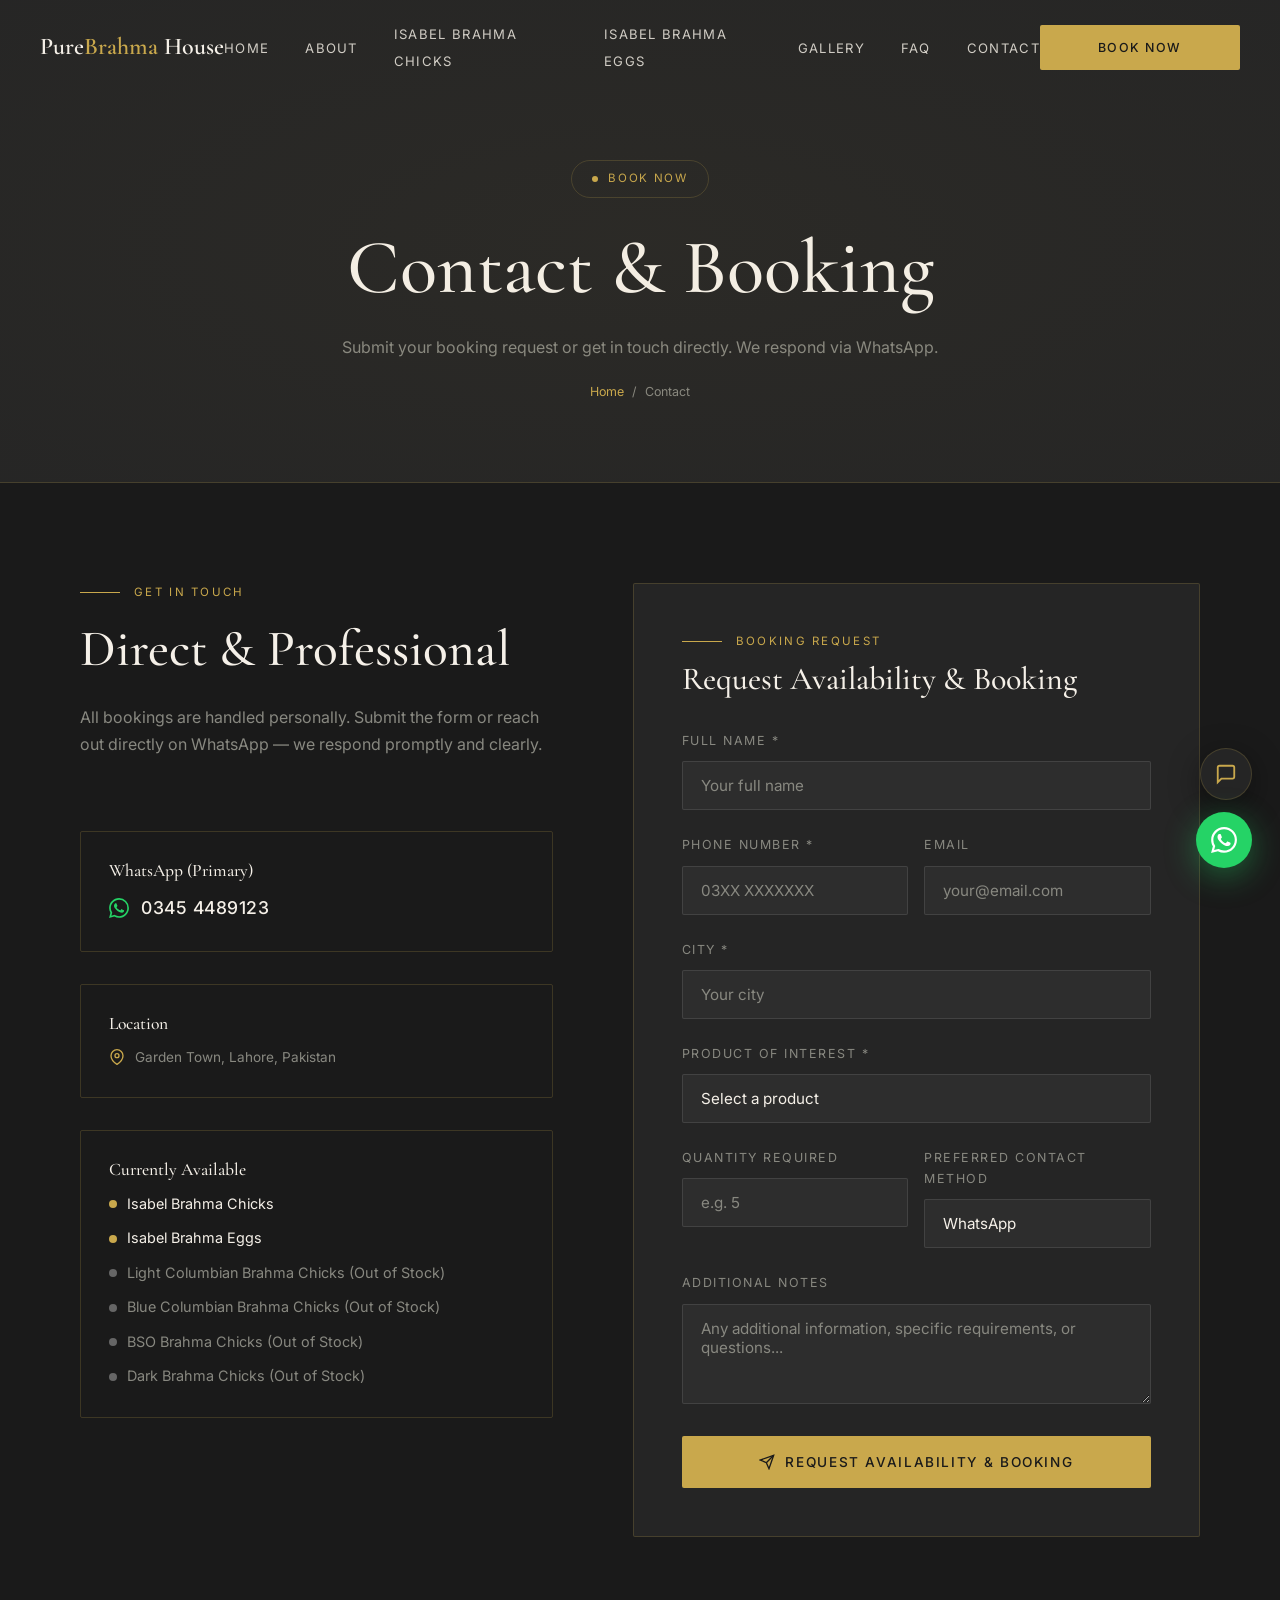
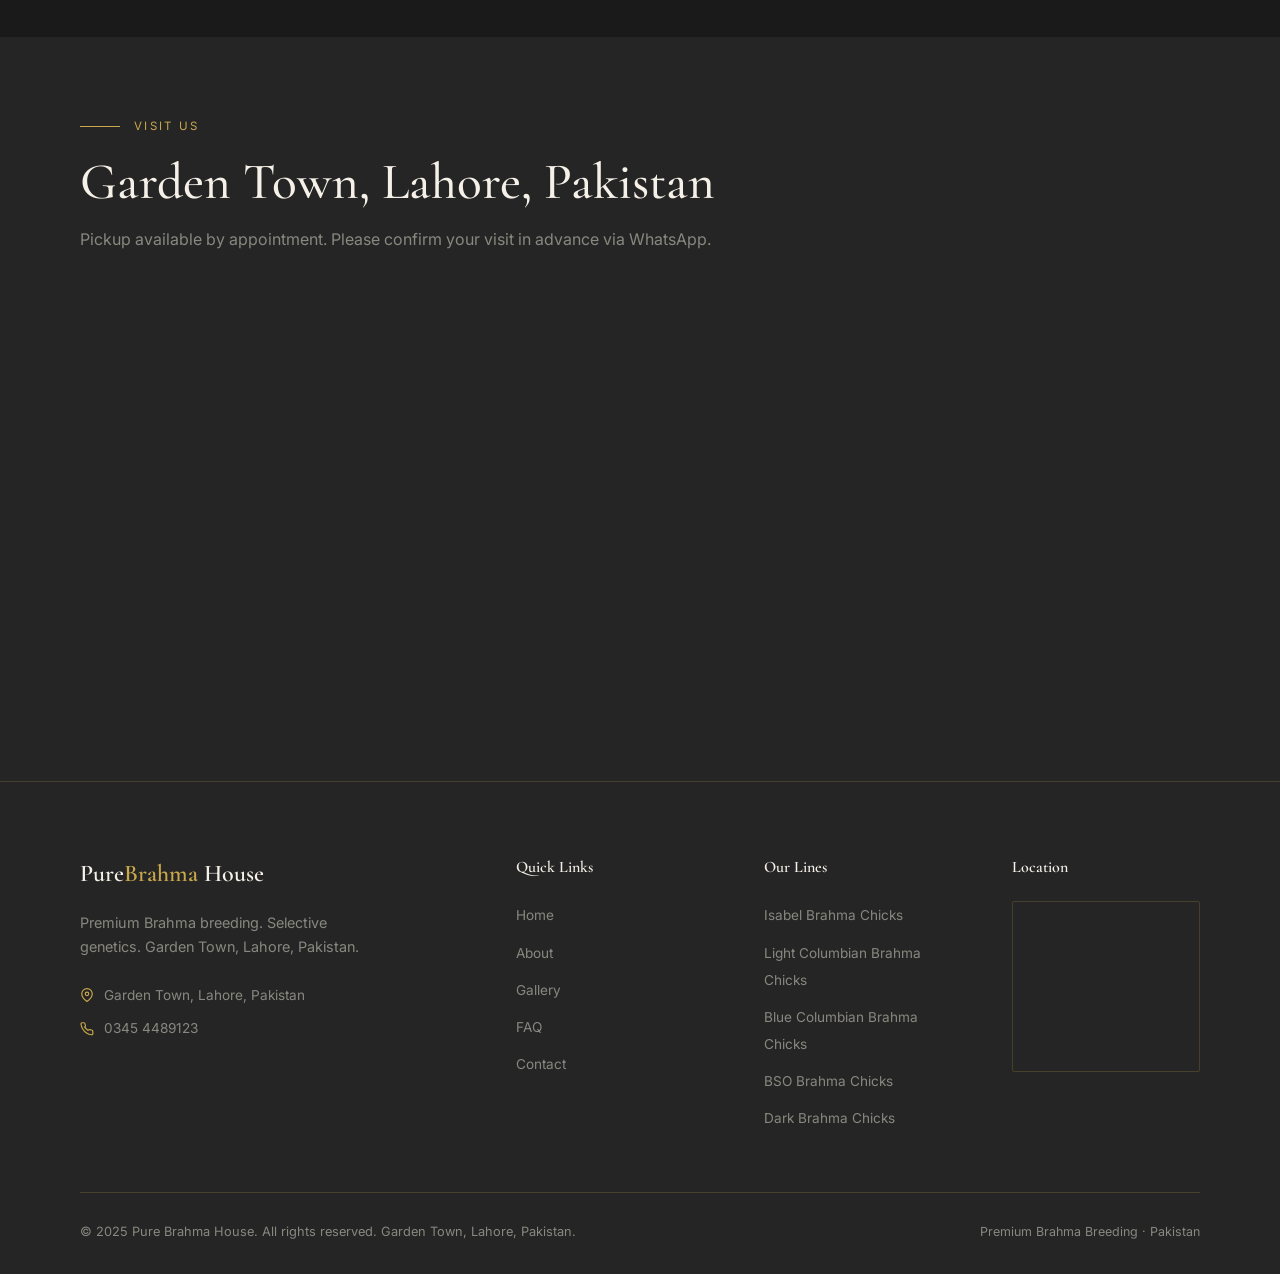
<file: contact.html>
<!DOCTYPE html>
<html lang="en">

<head>
    <meta charset="UTF-8">
    <meta name="viewport" content="width=device-width, initial-scale=1.0">
    <title>Contact & Booking | Pure Brahma House | Request Availability</title>
    <meta name="description"
        content="Book Isabel Brahma Chicks or Fertile Eggs from Pure Brahma House. Submit your booking request — Garden Town, Lahore, Pakistan. WhatsApp: +92 345 4489123">
    <link rel="stylesheet" href="css/styles.css">
</head>

<body>
    <nav class="nav"><a href="index.html" class="nav-logo">Pure<span>Brahma</span>&nbsp;House</a>
        <ul class="nav-links">
            <li><a href="index.html">Home</a></li>
            <li><a href="about.html">About</a></li>
            <li><a href="isabel-brahma-chicks.html">Isabel Brahma Chicks</a></li>
            <li><a href="fertile-isabel-eggs.html">Isabel Brahma Eggs</a></li>
            <li><a href="gallery.html">Gallery</a></li>
            <li><a href="faq.html">FAQ</a></li>
            <li><a href="contact.html">Contact</a></li>
        </ul>
        <div class="nav-cta"><a href="#booking" class="btn btn-primary"
                style="padding:12px 24px;font-size:0.78rem;">Book Now</a></div><button
            class="hamburger"><span></span><span></span><span></span></button>
    </nav>
    <div class="mobile-menu"><button class="mobile-close">✕</button>
        <ul>
            <li><a href="index.html">Home</a></li>
            <li><a href="about.html">About</a></li>
            <li><a href="isabel-brahma-chicks.html">Isabel Brahma Chicks</a></li>
            <li><a href="fertile-isabel-eggs.html">Isabel Brahma Eggs</a></li>
            <li><a href="gallery.html">Gallery</a></li>
            <li><a href="faq.html">FAQ</a></li>
            <li><a href="contact.html">Contact</a></li>
        </ul>
    </div>

    <div class="page-hero">
        <div class="page-hero-badge"><span
                style="width:6px;height:6px;border-radius:50%;background:var(--gold);animation:pulse 2s infinite;display:inline-block;"></span>Book
            Now</div>
        <h1>Contact &amp; Booking</h1>
        <p style="max-width:600px;margin:20px auto 0;color:var(--text-muted);">Submit your booking request or get in
            touch directly. We respond via WhatsApp.</p>
        <div class="breadcrumb"><a href="index.html">Home</a><span>/</span>Contact</div>
    </div>

    <!-- CONTACT SECTION -->
    <section style="background:var(--charcoal);padding:100px 0;" id="booking">
        <div class="container">
            <div class="contact-grid">
                <div class="contact-info-section">
                    <div class="reveal">
                        <p class="section-label">Get In Touch</p>
                        <h2 style="margin-bottom:24px;">Direct &amp; Professional</h2>
                        <p style="color:var(--text-muted);margin-bottom:40px;">All bookings are handled personally.
                            Submit the form or reach out directly on WhatsApp — we respond promptly and clearly.</p>
                    </div>
                    <a href="https://wa.me/923454489123" target="_blank" style="text-decoration:none;display:block;">
                        <div class="contact-card reveal" style="cursor:pointer;">
                            <h4>WhatsApp (Primary)</h4>
                            <div style="display:flex;align-items:center;gap:12px;margin-top:12px;">
                                <svg width="20" height="20" viewBox="0 0 24 24" fill="#25D366">
                                    <path
                                        d="M17.472 14.382c-.297-.149-1.758-.867-2.03-.967-.273-.099-.471-.148-.67.15-.197.297-.767.966-.94 1.164-.173.199-.347.223-.644.075-.297-.15-1.255-.463-2.39-1.475-.883-.788-1.48-1.761-1.653-2.059-.173-.297-.018-.458.13-.606.134-.133.298-.347.446-.52.149-.174.198-.298.298-.497.099-.198.05-.371-.025-.52-.075-.149-.669-1.612-.916-2.207-.242-.579-.487-.5-.669-.51-.173-.008-.371-.01-.57-.01-.198 0-.52.074-.792.372-.272.297-1.04 1.016-1.04 2.479 0 1.462 1.065 2.875 1.213 3.074.149.198 2.096 3.2 5.077 4.487.709.306 1.262.489 1.694.625.712.227 1.36.195 1.871.118.571-.085 1.758-.719 2.006-1.413.248-.694.248-1.289.173-1.413-.074-.124-.272-.198-.57-.347m-5.421 7.403h-.004a9.87 9.87 0 01-5.031-1.378l-.361-.214-3.741.982.998-3.648-.235-.374a9.86 9.86 0 01-1.51-5.26c.001-5.45 4.436-9.884 9.888-9.884 2.64 0 5.122 1.03 6.988 2.898a9.825 9.825 0 012.893 6.994c-.003 5.45-4.437 9.884-9.885 9.884m8.413-18.297A11.815 11.815 0 0012.05 0C5.495 0 .16 5.335.157 11.892c0 2.096.547 4.142 1.588 5.945L.057 24l6.305-1.654a11.882 11.882 0 005.683 1.448h.005c6.554 0 11.89-5.335 11.893-11.893a11.821 11.821 0 00-3.48-8.413z" />
                                </svg>
                                <span
                                    style="color:var(--off-white);font-size:1.1rem;font-family:'Inter',sans-serif;font-weight:500;letter-spacing:0.5px;">0345
                                    4489123</span>
                            </div>
                        </div>
                    </a>
                    <div class="contact-card reveal reveal-delay-1">
                        <h4>Location</h4>
                        <div class="contact-row" style="margin-top:12px;"><svg width="16" height="16"
                                viewBox="0 0 24 24" fill="none" stroke="currentColor" stroke-width="2">
                                <path d="M21 10c0 7-9 13-9 13s-9-6-9-13a9 9 0 0 1 18 0z" />
                                <circle cx="12" cy="10" r="3" />
                            </svg>Garden Town, Lahore, Pakistan</div>
                    </div>
                    <div class="contact-card reveal reveal-delay-2">
                        <h4>Currently Available</h4>
                        <div style="margin-top:12px;display:flex;flex-direction:column;gap:10px;">
                            <div style="display:flex;align-items:center;gap:10px;"><span
                                    style="width:8px;height:8px;border-radius:50%;background:var(--gold);animation:pulse 2s infinite;flex-shrink:0;display:inline-block;"></span><a
                                    href="isabel-brahma-chicks.html"
                                    style="color:var(--off-white);font-size:0.9rem;">Isabel Brahma Chicks</a></div>
                            <div style="display:flex;align-items:center;gap:10px;"><span
                                    style="width:8px;height:8px;border-radius:50%;background:var(--gold);animation:pulse 2s infinite;flex-shrink:0;display:inline-block;"></span><a
                                    href="fertile-isabel-eggs.html"
                                    style="color:var(--off-white);font-size:0.9rem;">Isabel Brahma Eggs</a>
                            </div>
                            <div style="display:flex;align-items:center;gap:10px;"><span
                                    style="width:8px;height:8px;border-radius:50%;background:#666;flex-shrink:0;display:inline-block;"></span><span
                                    style="color:var(--text-muted);font-size:0.9rem;">Light Columbian Brahma Chicks (Out
                                    of
                                    Stock)</span></div>
                            <div style="display:flex;align-items:center;gap:10px;"><span
                                    style="width:8px;height:8px;border-radius:50%;background:#666;flex-shrink:0;display:inline-block;"></span><span
                                    style="color:var(--text-muted);font-size:0.9rem;">Blue Columbian Brahma Chicks (Out
                                    of
                                    Stock)</span></div>
                            <div style="display:flex;align-items:center;gap:10px;"><span
                                    style="width:8px;height:8px;border-radius:50%;background:#666;flex-shrink:0;display:inline-block;"></span><span
                                    style="color:var(--text-muted);font-size:0.9rem;">BSO Brahma Chicks (Out of
                                    Stock)</span>
                            </div>
                            <div style="display:flex;align-items:center;gap:10px;"><span
                                    style="width:8px;height:8px;border-radius:50%;background:#666;flex-shrink:0;display:inline-block;"></span><span
                                    style="color:var(--text-muted);font-size:0.9rem;">Dark Brahma Chicks (Out of
                                    Stock)</span>
                            </div>
                        </div>
                    </div>
                </div>

                <!-- BOOKING FORM -->
                <div class="reveal reveal-delay-2">
                    <div style="background:var(--charcoal-mid);border:1px solid var(--border);border-radius:2px;padding:48px;"
                        id="bookingFormWrap">
                        <p class="section-label" style="margin-bottom:8px;">Booking Request</p>
                        <h3 style="margin-bottom:32px;">Request Availability &amp; Booking</h3>
                        <form id="bookingForm" action="https://api.web3forms.com/submit" method="POST">
                            <input type="hidden" name="access_key" value="6c743dac-eb7a-49ea-bcbf-571ee828b16c">
                            <input type="hidden" name="subject" value="New Booking Request — Pure Brahma House">
                            <input type="hidden" name="from_name" value="Pure Brahma House Website">
                            <div class="form-group">
                                <label class="form-label">Full Name *</label>
                                <input name="name" type="text" class="form-input" placeholder="Your full name" required>
                            </div>
                            <div style="display:grid;grid-template-columns:1fr 1fr;gap:16px;">
                                <div class="form-group">
                                    <label class="form-label">Phone Number *</label>
                                    <input name="phone" type="tel" class="form-input" placeholder="03XX XXXXXXX"
                                        required>
                                </div>
                                <div class="form-group">
                                    <label class="form-label">Email</label>
                                    <input name="email" type="email" class="form-input" placeholder="your@email.com">
                                </div>
                            </div>
                            <div class="form-group">
                                <label class="form-label">City *</label>
                                <input name="city" type="text" class="form-input" placeholder="Your city" required>
                            </div>
                            <div class="form-group">
                                <label class="form-label">Product of Interest *</label>
                                <select name="product" class="form-select form-input" required>
                                    <option value="" disabled selected>Select a product</option>
                                    <option value="Isabel Brahma Chicks">Isabel Brahma Chicks ✅ Available</option>
                                    <option value="Isabel Brahma Eggs">Isabel Brahma Eggs ✅ Available</option>
                                    <option value="Light Columbian Brahma Chicks">Light Columbian Brahma Chicks 🔴
                                        Waitlist</option>
                                    <option value="Blue Columbian Brahma Chicks">Blue Columbian Brahma Chicks 🔴
                                        Waitlist</option>
                                    <option value="BSO Brahma Chicks">BSO Brahma Chicks 🔴 Waitlist</option>
                                    <option value="Dark Brahma Chicks">Dark Brahma Chicks 🔴 Waitlist</option>
                                </select>
                            </div>
                            <div style="display:grid;grid-template-columns:1fr 1fr;gap:16px;">
                                <div class="form-group">
                                    <label class="form-label">Quantity Required</label>
                                    <input name="quantity" type="number" class="form-input" placeholder="e.g. 5">
                                </div>
                                <div class="form-group">
                                    <label class="form-label">Preferred Contact Method</label>
                                    <select name="contact_method" class="form-select form-input">
                                        <option value="WhatsApp">WhatsApp</option>
                                        <option value="Phone Call">Phone Call</option>
                                        <option value="Email">Email</option>
                                    </select>
                                </div>
                            </div>
                            <div class="form-group">
                                <label class="form-label">Additional Notes</label>
                                <textarea name="notes" class="form-textarea"
                                    placeholder="Any additional information, specific requirements, or questions..."></textarea>
                            </div>
                            <button type="submit" class="btn btn-primary"
                                style="width:100%;justify-content:center;padding:18px;">
                                <svg width="16" height="16" viewBox="0 0 24 24" fill="none" stroke="currentColor"
                                    stroke-width="2">
                                    <line x1="22" y1="2" x2="11" y2="13" />
                                    <polygon points="22 2 15 22 11 13 2 9 22 2" />
                                </svg>
                                Request Availability &amp; Booking
                            </button>
                        </form>

                        <!-- SUCCESS MESSAGE -->
                        <div class="form-success" id="formSuccess">
                            <svg width="48" height="48" viewBox="0 0 24 24" fill="none" stroke="var(--gold)"
                                stroke-width="1.5" style="margin:0 auto 20px;display:block;">
                                <circle cx="12" cy="12" r="10" />
                                <polyline points="20 6 9 17 4 12" />
                            </svg>
                            <h3>Booking Request Received</h3>
                            <p style="color:var(--text-muted);max-width:none;margin-bottom:28px;">We'll review your
                                request and follow up via your preferred contact method within 24 hours. To get a faster
                                response, continue directly on WhatsApp.</p>
                            <a href="#" class="btn btn-whatsapp wa-continue" target="_blank"
                                style="display:inline-flex;margin:0 auto;">
                                <svg width="18" height="18" viewBox="0 0 24 24" fill="currentColor">
                                    <path
                                        d="M17.472 14.382c-.297-.149-1.758-.867-2.03-.967-.273-.099-.471-.148-.67.15-.197.297-.767.966-.94 1.164-.173.199-.347.223-.644.075-.297-.15-1.255-.463-2.39-1.475-.883-.788-1.48-1.761-1.653-2.059-.173-.297-.018-.458.13-.606.134-.133.298-.347.446-.52.149-.174.198-.298.298-.497.099-.198.05-.371-.025-.52-.075-.149-.669-1.612-.916-2.207-.242-.579-.487-.5-.669-.51-.173-.008-.371-.01-.57-.01-.198 0-.52.074-.792.372-.272.297-1.04 1.016-1.04 2.479 0 1.462 1.065 2.875 1.213 3.074.149.198 2.096 3.2 5.077 4.487.709.306 1.262.489 1.694.625.712.227 1.36.195 1.871.118.571-.085 1.758-.719 2.006-1.413.248-.694.248-1.289.173-1.413-.074-.124-.272-.198-.57-.347m-5.421 7.403h-.004a9.87 9.87 0 01-5.031-1.378l-.361-.214-3.741.982.998-3.648-.235-.374a9.86 9.86 0 01-1.51-5.26c.001-5.45 4.436-9.884 9.888-9.884 2.64 0 5.122 1.03 6.988 2.898a9.825 9.825 0 012.893 6.994c-.003 5.45-4.437 9.884-9.885 9.884m8.413-18.297A11.815 11.815 0 0012.05 0C5.495 0 .16 5.335.157 11.892c0 2.096.547 4.142 1.588 5.945L.057 24l6.305-1.654a11.882 11.882 0 005.683 1.448h.005c6.554 0 11.89-5.335 11.893-11.893a11.821 11.821 0 00-3.48-8.413z" />
                                </svg>
                                Continue on WhatsApp
                            </a>
                        </div>
                    </div>
                </div>
            </div>
        </div>
    </section>

    <!-- MAP -->
    <section class="map-section">
        <div class="container">
            <div class="reveal" style="margin-bottom:40px;">
                <p class="section-label">Visit Us</p>
                <h2>Garden Town, Lahore, Pakistan</h2>
                <p style="color:var(--text-muted);margin-top:12px;">Pickup available by appointment. Please confirm your
                    visit in advance via WhatsApp.</p>
            </div>
            <div class="map-embed reveal">
                <iframe
                    src="https://maps.google.com/maps?q=Abu+Bakar+Block,+Garden+Town,+Lahore,+Pakistan&t=&z=14&ie=UTF8&iwloc=&output=embed"
                    allowfullscreen loading="lazy"
                    title="Pure Brahma House Location - Abu Bakar Block Garden Town Lahore"></iframe>
            </div>
        </div>
    </section>

    <footer>
        <div class="container">
            <div class="footer-grid">
                <div class="footer-brand">
                    <div class="nav-logo">Pure<span style="color:var(--gold)">Brahma</span>&nbsp;House</div>
                    <p>Premium Brahma breeding. Selective genetics. Garden Town, Lahore, Pakistan.</p>
                    <div style="margin-top:24px;" class="contact-info">
                        <div class="contact-row"><svg width="14" height="14" viewBox="0 0 24 24" fill="none"
                                stroke="currentColor" stroke-width="2">
                                <path d="M21 10c0 7-9 13-9 13s-9-6-9-13a9 9 0 0 1 18 0z" />
                                <circle cx="12" cy="10" r="3" />
                            </svg>Garden Town, Lahore, Pakistan</div>
                        <a href="https://wa.me/923454489123" target="_blank" style="text-decoration:none;">
                            <div class="contact-row" style="cursor:pointer;"><svg width="14" height="14"
                                    viewBox="0 0 24 24" fill="none" stroke="currentColor" stroke-width="2">
                                    <path
                                        d="M22 16.92v3a2 2 0 0 1-2.18 2 19.79 19.79 0 0 1-8.63-3.07A19.5 19.5 0 0 1 4.69 12 19.79 19.79 0 0 1 1.61 3.47 2 2 0 0 1 3.59 1.27h3a2 2 0 0 1 2 1.72c.127.96.361 1.903.7 2.81a2 2 0 0 1-.45 2.11L7.91 8.37a16 16 0 0 0 6 6l.92-.92a2 2 0 0 1 2.11-.45c.907.339 1.85.573 2.81.7A2 2 0 0 1 21.73 16l.19.92z" />
                                </svg>0345 4489123</div>
                        </a>
                    </div>
                </div>
                <div>
                    <div class="footer-heading">Quick Links</div>
                    <ul class="footer-links">
                        <li><a href="index.html">Home</a></li>
                        <li><a href="about.html">About</a></li>
                        <li><a href="gallery.html">Gallery</a></li>
                        <li><a href="faq.html">FAQ</a></li>
                        <li><a href="contact.html">Contact</a></li>
                    </ul>
                </div>
                <div>
                    <div class="footer-heading">Our Lines</div>
                    <ul class="footer-links">
                        <li><a href="isabel-brahma-chicks.html">Isabel Brahma Chicks</a></li>
                        <li><a href="light-columbian.html">Light Columbian Brahma Chicks</a></li>
                        <li><a href="blue-columbian.html">Blue Columbian Brahma Chicks</a></li>
                        <li><a href="bso-brahma.html">BSO Brahma Chicks</a></li>
                        <li><a href="dark-brahma.html">Dark Brahma Chicks</a></li>
                    </ul>
                </div>
                <div>
                    <div class="footer-heading">Location</div>
                    <div class="footer-map"><iframe
                            src="https://maps.google.com/maps?q=Abu+Bakar+Block,+Garden+Town,+Lahore,+Pakistan&t=&z=14&ie=UTF8&iwloc=&output=embed"
                            allowfullscreen loading="lazy"></iframe></div>
                </div>
            </div>
            <div class="footer-bottom">
                <p>© 2025 Pure Brahma House. All rights reserved. Garden Town, Lahore, Pakistan.</p>
                <p style="font-size:0.78rem;color:var(--text-muted);">Premium Brahma Breeding · Pakistan</p>
            </div>
        </div>
    </footer>
    <a href="https://wa.me/923454489123" target="_blank" class="wa-float"><svg width="26" height="26"
            viewBox="0 0 24 24" fill="currentColor">
            <path
                d="M17.472 14.382c-.297-.149-1.758-.867-2.03-.967-.273-.099-.471-.148-.67.15-.197.297-.767.966-.94 1.164-.173.199-.347.223-.644.075-.297-.15-1.255-.463-2.39-1.475-.883-.788-1.48-1.761-1.653-2.059-.173-.297-.018-.458.13-.606.134-.133.298-.347.446-.52.149-.174.198-.298.298-.497.099-.198.05-.371-.025-.52-.075-.149-.669-1.612-.916-2.207-.242-.579-.487-.5-.669-.51-.173-.008-.371-.01-.57-.01-.198 0-.52.074-.792.372-.272.297-1.04 1.016-1.04 2.479 0 1.462 1.065 2.875 1.213 3.074.149.198 2.096 3.2 5.077 4.487.709.306 1.262.489 1.694.625.712.227 1.36.195 1.871.118.571-.085 1.758-.719 2.006-1.413.248-.694.248-1.289.173-1.413-.074-.124-.272-.198-.57-.347m-5.421 7.403h-.004a9.87 9.87 0 01-5.031-1.378l-.361-.214-3.741.982.998-3.648-.235-.374a9.86 9.86 0 01-1.51-5.26c.001-5.45 4.436-9.884 9.888-9.884 2.64 0 5.122 1.03 6.988 2.898a9.825 9.825 0 012.893 6.994c-.003 5.45-4.437 9.884-9.885 9.884m8.413-18.297A11.815 11.815 0 0012.05 0C5.495 0 .16 5.335.157 11.892c0 2.096.547 4.142 1.588 5.945L.057 24l6.305-1.654a11.882 11.882 0 005.683 1.448h.005c6.554 0 11.89-5.335 11.893-11.893a11.821 11.821 0 00-3.48-8.413z" />
        </svg></a>
    <button class="chatbot-trigger"><svg width="22" height="22" viewBox="0 0 24 24" fill="none" stroke="currentColor"
            stroke-width="2">
            <path d="M21 15a2 2 0 0 1-2 2H7l-4 4V5a2 2 0 0 1 2-2h14a2 2 0 0 1 2 2z" />
        </svg></button>
    <div class="chatbot-window">
        <div class="chatbot-header">
            <div class="chatbot-header-info">
                <div class="chatbot-avatar">PB</div>
                <div>
                    <div class="chatbot-name">Pure Brahma Assistant</div>
                    <div class="chatbot-status">● Online</div>
                </div>
            </div><button class="chatbot-close">✕</button>
        </div>
        <div class="chatbot-body" id="chatBody"></div>
    </div>
    <script src="js/main.js"></script>
</body>

</html>
</file>
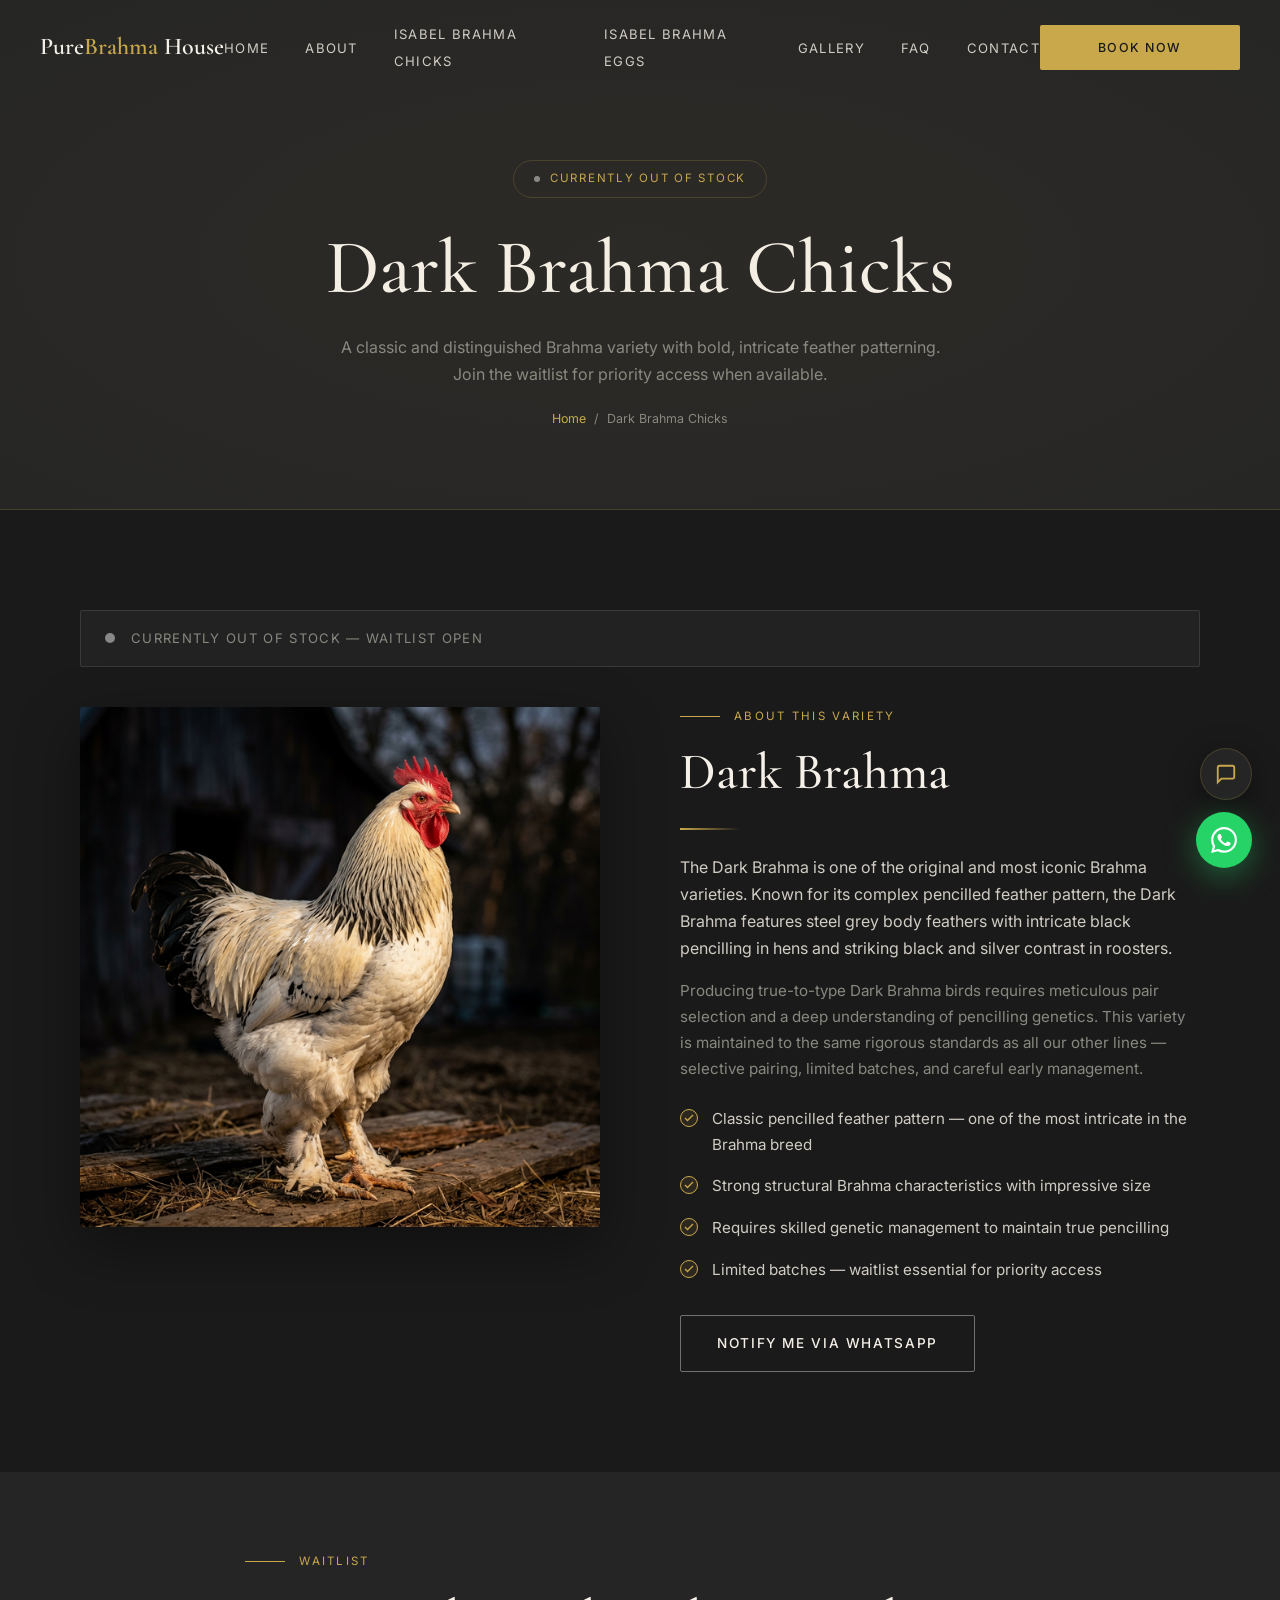
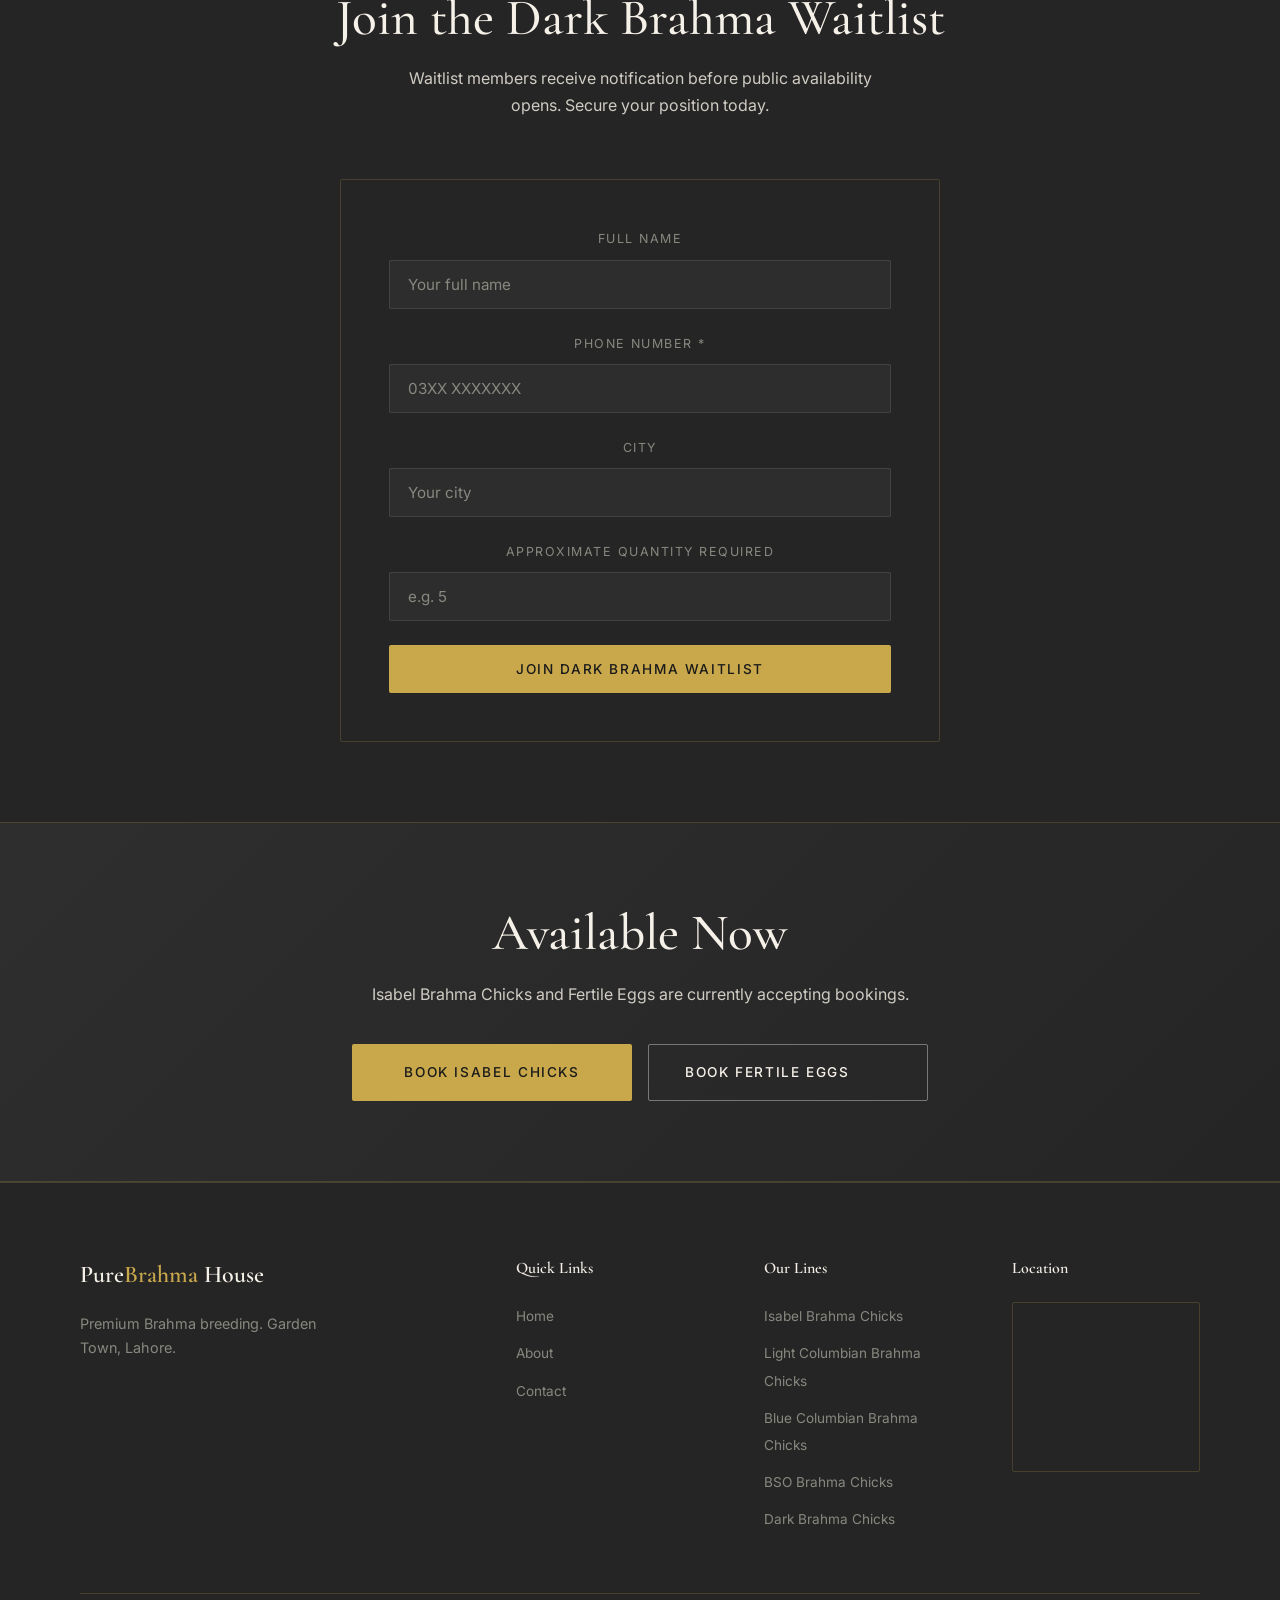
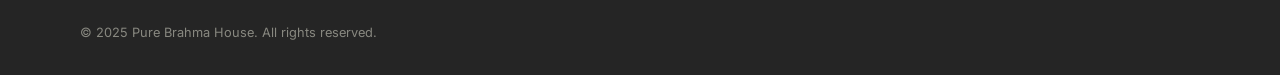
<file: dark-brahma.html>
<!DOCTYPE html>
<html lang="en">

<head>
    <meta charset="UTF-8">
    <meta name="viewport" content="width=device-width, initial-scale=1.0">
    <title>Dark Brahma Chicks | Currently Out of Stock | Pure Brahma House</title>
    <meta name="description"
        content="Dark Brahma Chicks from Pure Brahma House are currently out of stock. Join the waitlist for priority notification when available.">
    <link rel="stylesheet" href="css/styles.css">
</head>

<body>
    <nav class="nav"><a href="index.html" class="nav-logo">Pure<span>Brahma</span>&nbsp;House</a>
        <ul class="nav-links">
            <li><a href="index.html">Home</a></li>
            <li><a href="about.html">About</a></li>
            <li><a href="isabel-brahma-chicks.html">Isabel Brahma Chicks</a></li>
            <li><a href="fertile-isabel-eggs.html">Isabel Brahma Eggs</a></li>
            <li><a href="gallery.html">Gallery</a></li>
            <li><a href="faq.html">FAQ</a></li>
            <li><a href="contact.html">Contact</a></li>
        </ul>
        <div class="nav-cta"><a href="contact.html#booking" class="btn btn-primary"
                style="padding:12px 24px;font-size:0.78rem;">Book Now</a></div><button
            class="hamburger"><span></span><span></span><span></span></button>
    </nav>
    <div class="mobile-menu"><button class="mobile-close">✕</button>
        <ul>
            <li><a href="index.html">Home</a></li>
            <li><a href="about.html">About</a></li>
            <li><a href="isabel-brahma-chicks.html">Isabel Brahma Chicks</a></li>
            <li><a href="fertile-isabel-eggs.html">Isabel Brahma Eggs</a></li>
            <li><a href="gallery.html">Gallery</a></li>
            <li><a href="faq.html">FAQ</a></li>
            <li><a href="contact.html">Contact</a></li>
        </ul>
    </div>

    <div class="page-hero">
        <div class="page-hero-badge"><span
                style="width:6px;height:6px;border-radius:50%;background:#888;display:inline-block;"></span>Currently
            Out of Stock</div>
        <h1>Dark Brahma Chicks</h1>
        <p style="max-width:600px;margin:20px auto 0;color:var(--text-muted);">A classic and distinguished Brahma
            variety with bold, intricate feather patterning. Join the waitlist for priority access when available.</p>
        <div class="breadcrumb"><a href="index.html">Home</a><span>/</span>Dark Brahma Chicks</div>
    </div>

    <section style="background:var(--charcoal);padding:100px 0;">
        <div class="container">
            <div class="oos-banner reveal">
                <div class="oos-dot"></div><span class="oos-text">Currently Out of Stock — Waitlist Open</span>
            </div>
            <div class="two-col">
                <div class="reveal">
                    <img src="images/brahma-rooster.png" alt="Dark Brahma Chicks"
                        style="width:100%;border-radius:2px;box-shadow:var(--shadow);">
                </div>
                <div class="reveal reveal-delay-2">
                    <p class="section-label">About This Variety</p>
                    <h2>Dark Brahma</h2>
                    <div class="gold-divider"></div>
                    <p style="margin-bottom:16px;">The Dark Brahma is one of the original and most iconic Brahma
                        varieties. Known for its complex pencilled feather pattern, the Dark Brahma features
                        steel grey body feathers with intricate black pencilling in hens and striking black and
                        silver contrast in roosters.</p>
                    <p style="color:var(--text-muted);font-size:0.95rem;margin-bottom:24px;">Producing true-to-type
                        Dark Brahma birds requires meticulous pair selection and a deep understanding of pencilling
                        genetics. This variety is maintained to the same rigorous standards as all our other lines —
                        selective pairing, limited batches, and careful early management.</p>
                    <ul class="feature-list">
                        <li>Classic pencilled feather pattern — one of the most intricate in the Brahma breed</li>
                        <li>Strong structural Brahma characteristics with impressive size</li>
                        <li>Requires skilled genetic management to maintain true pencilling</li>
                        <li>Limited batches — waitlist essential for priority access</li>
                    </ul>
                    <div style="margin-top:32px;">
                        <a href="https://wa.me/923454489123?text=Hello%20Pure%20Brahma%20House%2C%20I%20would%20like%20to%20be%20notified%20when%20Dark%20Brahma%20Chicks%20become%20available%20again."
                            target="_blank" class="btn btn-secondary">Notify Me via WhatsApp</a>
                    </div>
                </div>
            </div>
        </div>
    </section>

    <!-- WAITLIST -->
    <section style="background:var(--charcoal-mid);padding:80px 0;">
        <div class="container" style="text-align:center;">
            <p class="section-label reveal" style="justify-content:center;">Waitlist</p>
            <h2 class="reveal">Join the Dark Brahma Waitlist</h2>
            <p class="reveal" style="margin:16px auto 0;max-width:500px;">Waitlist members receive notification before
                public availability opens. Secure your position today.</p>
            <div class="waitlist-form reveal">
                <form class="waitlist-form-el" data-variety="Dark Brahma Chicks">
                    <div class="form-group"><label class="form-label">Full Name</label><input name="name" type="text"
                            class="form-input" placeholder="Your full name" required></div>
                    <div class="form-group"><label class="form-label">Phone Number *</label><input name="phone"
                            type="tel" class="form-input" placeholder="03XX XXXXXXX" required></div>
                    <div class="form-group"><label class="form-label">City</label><input name="city" type="text"
                            class="form-input" placeholder="Your city"></div>
                    <div class="form-group"><label class="form-label">Approximate Quantity Required</label><input
                            name="qty" type="number" class="form-input" placeholder="e.g. 5"></div>
                    <button type="submit" class="btn btn-primary" style="width:100%;justify-content:center;">Join Dark
                        Brahma Waitlist</button>
                </form>
            </div>
        </div>
    </section>
    <div class="cta-banner">
        <div class="container">
            <h2 class="reveal">Available Now</h2>
            <p class="reveal" style="margin:0 auto 36px;">Isabel Brahma Chicks and Fertile Eggs are currently accepting
                bookings.</p>
            <div class="cta-buttons reveal"><a href="isabel-brahma-chicks.html" class="btn btn-primary">Book Isabel
                    Chicks</a><a href="fertile-isabel-eggs.html" class="btn btn-secondary">Book Fertile Eggs</a></div>
        </div>
    </div>
    <footer>
        <div class="container">
            <div class="footer-grid">
                <div class="footer-brand">
                    <div class="nav-logo">Pure<span style="color:var(--gold)">Brahma</span>&nbsp;House</div>
                    <p>Premium Brahma breeding. Garden Town, Lahore.</p>
                </div>
                <div>
                    <div class="footer-heading">Quick Links</div>
                    <ul class="footer-links">
                        <li><a href="index.html">Home</a></li>
                        <li><a href="about.html">About</a></li>
                        <li><a href="contact.html">Contact</a></li>
                    </ul>
                </div>
                <div>
                    <div class="footer-heading">Our Lines</div>
                    <ul class="footer-links">
                        <li><a href="isabel-brahma-chicks.html">Isabel Brahma Chicks</a></li>
                        <li><a href="light-columbian.html">Light Columbian Brahma Chicks</a></li>
                        <li><a href="blue-columbian.html">Blue Columbian Brahma Chicks</a></li>
                        <li><a href="bso-brahma.html">BSO Brahma Chicks</a></li>
                        <li><a href="dark-brahma.html">Dark Brahma Chicks</a></li>
                    </ul>
                </div>
                <div>
                    <div class="footer-heading">Location</div>
                    <div class="footer-map"><iframe
                            src="https://maps.google.com/maps?q=Abu+Bakar+Block,+Garden+Town,+Lahore,+Pakistan&t=&z=14&ie=UTF8&iwloc=&output=embed"
                            allowfullscreen loading="lazy"></iframe></div>
                </div>
            </div>
            <div class="footer-bottom">
                <p>© 2025 Pure Brahma House. All rights reserved.</p>
            </div>
        </div>
    </footer>
    <a href="https://wa.me/923454489123" target="_blank" class="wa-float"><svg width="26" height="26"
            viewBox="0 0 24 24" fill="currentColor">
            <path
                d="M17.472 14.382c-.297-.149-1.758-.867-2.03-.967-.273-.099-.471-.148-.67.15-.197.297-.767.966-.94 1.164-.173.199-.347.223-.644.075-.297-.15-1.255-.463-2.39-1.475-.883-.788-1.48-1.761-1.653-2.059-.173-.297-.018-.458.13-.606.134-.133.298-.347.446-.52.149-.174.198-.298.298-.497.099-.198.05-.371-.025-.52-.075-.149-.669-1.612-.916-2.207-.242-.579-.487-.5-.669-.51-.173-.008-.371-.01-.57-.01-.198 0-.52.074-.792.372-.272.297-1.04 1.016-1.04 2.479 0 1.462 1.065 2.875 1.213 3.074.149.198 2.096 3.2 5.077 4.487.709.306 1.262.489 1.694.625.712.227 1.36.195 1.871.118.571-.085 1.758-.719 2.006-1.413.248-.694.248-1.289.173-1.413-.074-.124-.272-.198-.57-.347m-5.421 7.403h-.004a9.87 9.87 0 01-5.031-1.378l-.361-.214-3.741.982.998-3.648-.235-.374a9.86 9.86 0 01-1.51-5.26c.001-5.45 4.436-9.884 9.888-9.884 2.64 0 5.122 1.03 6.988 2.898a9.825 9.825 0 012.893 6.994c-.003 5.45-4.437 9.884-9.885 9.884m8.413-18.297A11.815 11.815 0 0012.05 0C5.495 0 .16 5.335.157 11.892c0 2.096.547 4.142 1.588 5.945L.057 24l6.305-1.654a11.882 11.882 0 005.683 1.448h.005c6.554 0 11.89-5.335 11.893-11.893a11.821 11.821 0 00-3.48-8.413z" />
        </svg></a>
    <button class="chatbot-trigger"><svg width="22" height="22" viewBox="0 0 24 24" fill="none" stroke="currentColor"
            stroke-width="2">
            <path d="M21 15a2 2 0 0 1-2 2H7l-4 4V5a2 2 0 0 1 2-2h14a2 2 0 0 1 2 2z" />
        </svg></button>
    <div class="chatbot-window">
        <div class="chatbot-header">
            <div class="chatbot-header-info">
                <div class="chatbot-avatar">PB</div>
                <div>
                    <div class="chatbot-name">Pure Brahma Assistant</div>
                    <div class="chatbot-status">● Online</div>
                </div>
            </div><button class="chatbot-close">✕</button>
        </div>
        <div class="chatbot-body" id="chatBody"></div>
    </div>
    <script src="js/main.js"></script>
</body>

</html>
</file>
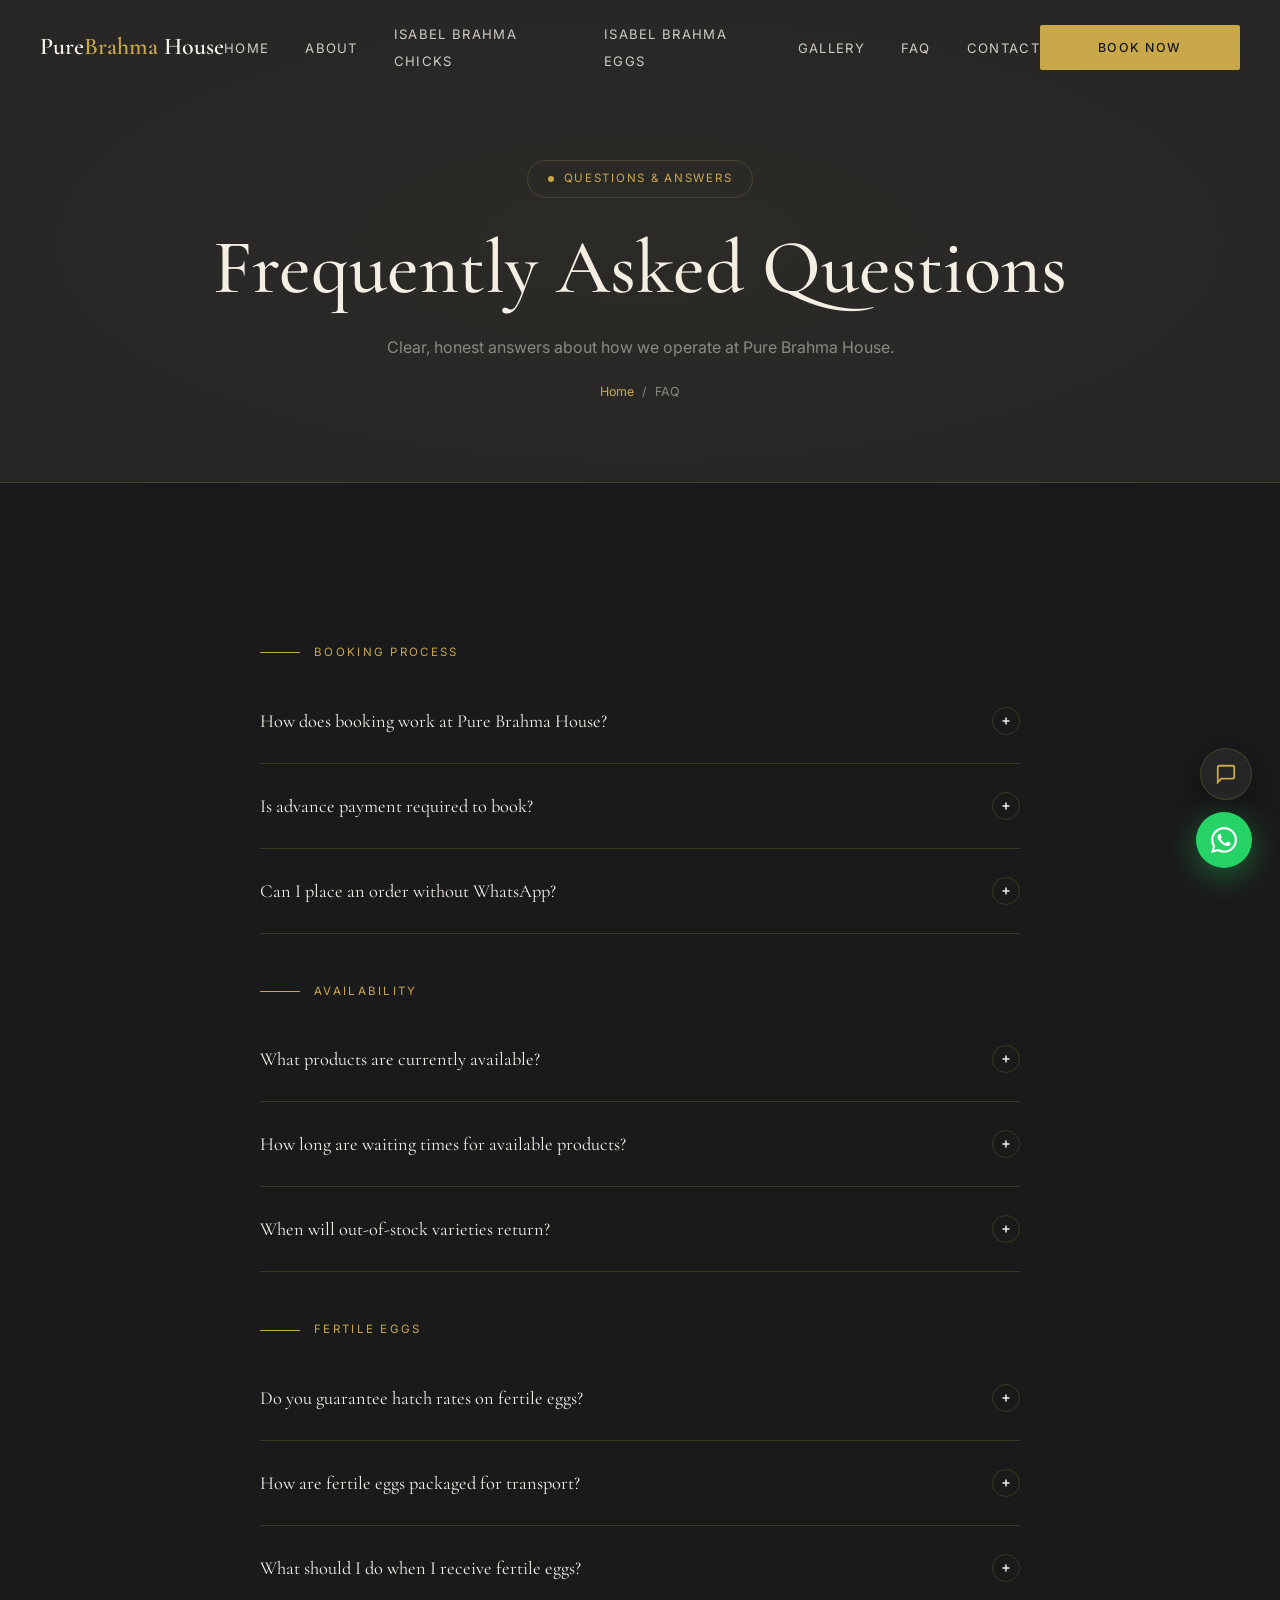
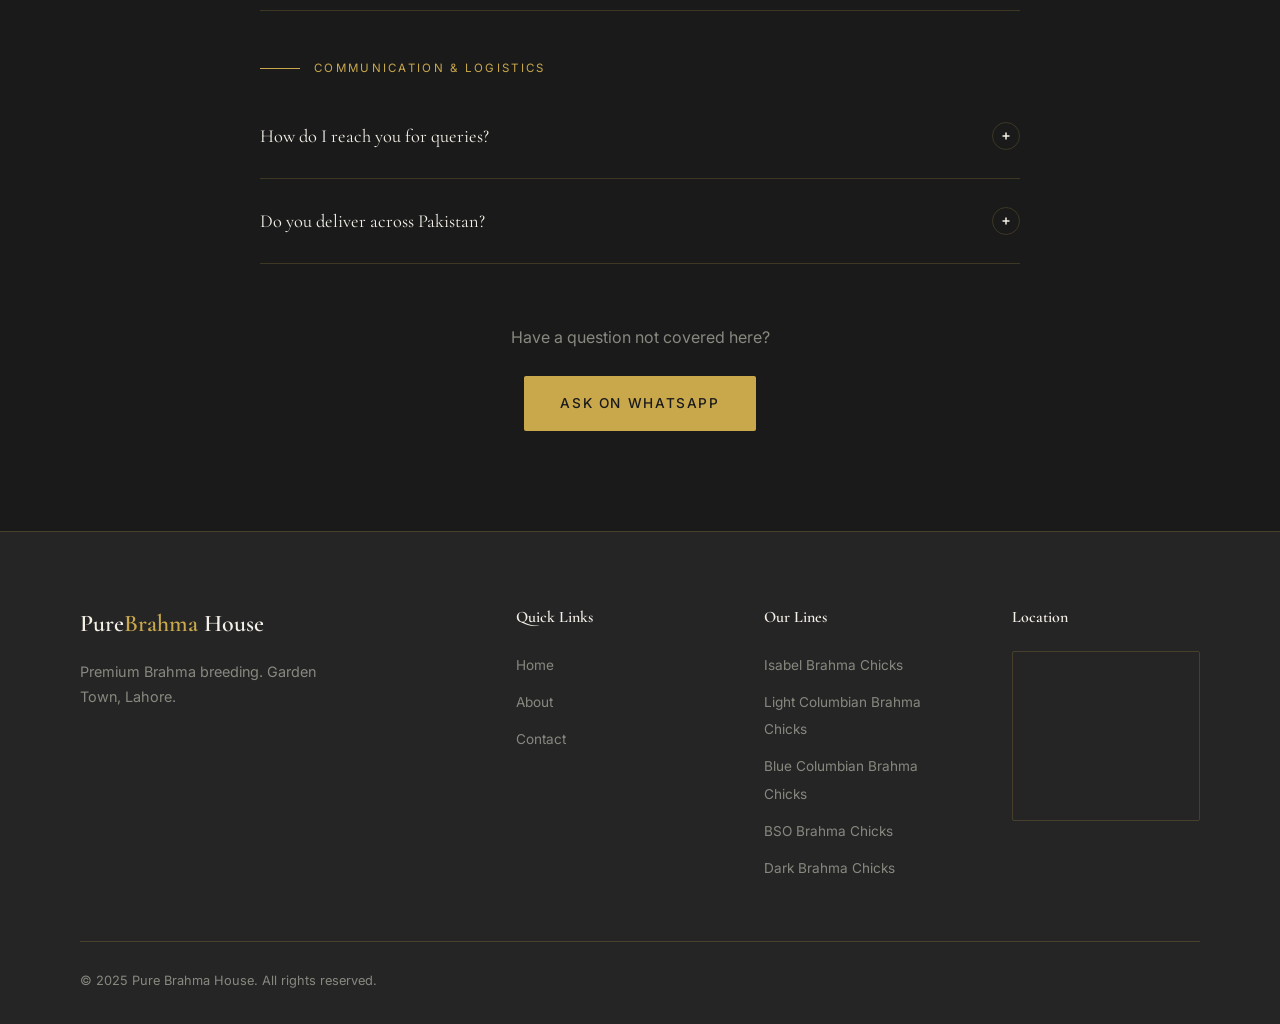
<file: faq.html>
<!DOCTYPE html>
<html lang="en">

<head>
    <meta charset="UTF-8">
    <meta name="viewport" content="width=device-width, initial-scale=1.0">
    <title>FAQ | Pure Brahma House | Booking, Availability & Egg Handling</title>
    <meta name="description"
        content="Frequently asked questions about booking Isabel Brahma chicks and fertile eggs at Pure Brahma House, Lahore. How booking works, availability, egg handling, and dispatch.">
    <link rel="stylesheet" href="css/styles.css">
</head>

<body>
    <nav class="nav"><a href="index.html" class="nav-logo">Pure<span>Brahma</span>&nbsp;House</a>
        <ul class="nav-links">
            <li><a href="index.html">Home</a></li>
            <li><a href="about.html">About</a></li>
            <li><a href="isabel-brahma-chicks.html">Isabel Brahma Chicks</a></li>
            <li><a href="fertile-isabel-eggs.html">Isabel Brahma Eggs</a></li>
            <li><a href="gallery.html">Gallery</a></li>
            <li><a href="faq.html">FAQ</a></li>
            <li><a href="contact.html">Contact</a></li>
        </ul>
        <div class="nav-cta"><a href="contact.html#booking" class="btn btn-primary"
                style="padding:12px 24px;font-size:0.78rem;">Book Now</a></div><button
            class="hamburger"><span></span><span></span><span></span></button>
    </nav>
    <div class="mobile-menu"><button class="mobile-close">✕</button>
        <ul>
            <li><a href="index.html">Home</a></li>
            <li><a href="about.html">About</a></li>
            <li><a href="isabel-brahma-chicks.html">Isabel Brahma Chicks</a></li>
            <li><a href="fertile-isabel-eggs.html">Isabel Brahma Eggs</a></li>
            <li><a href="gallery.html">Gallery</a></li>
            <li><a href="faq.html">FAQ</a></li>
            <li><a href="contact.html">Contact</a></li>
        </ul>
    </div>

    <div class="page-hero">
        <div class="page-hero-badge"><span
                style="width:6px;height:6px;border-radius:50%;background:var(--gold);display:inline-block;"></span>Questions
            &amp; Answers</div>
        <h1>Frequently Asked Questions</h1>
        <p style="max-width:580px;margin:20px auto 0;color:var(--text-muted);">Clear, honest answers about how we
            operate at Pure Brahma House.</p>
        <div class="breadcrumb"><a href="index.html">Home</a><span>/</span>FAQ</div>
    </div>

    <section style="background:var(--charcoal);padding:100px 0;">
        <div class="container">
            <div class="faq-list">

                <!-- Booking -->
                <div style="margin-bottom:48px;">
                    <p class="section-label reveal">Booking Process</p>
                    <div class="faq-item reveal">
                        <button class="faq-q">How does booking work at Pure Brahma House? <span class="faq-icon"><svg
                                    width="12" height="12" viewBox="0 0 24 24" fill="none" stroke="currentColor"
                                    stroke-width="3">
                                    <line x1="12" y1="5" x2="12" y2="19" />
                                    <line x1="5" y1="12" x2="19" y2="12" />
                                </svg></span></button>
                        <div class="faq-a">
                            <p>You submit a booking request via our booking form or WhatsApp with your city, the product
                                you want, and the quantity. We confirm availability, send a booking acknowledgment, and
                                coordinate the rest via WhatsApp. There are no instant checkouts — every booking is
                                handled personally.</p>
                        </div>
                    </div>
                    <div class="faq-item reveal">
                        <button class="faq-q">Is advance payment required to book? <span class="faq-icon"><svg
                                    width="12" height="12" viewBox="0 0 24 24" fill="none" stroke="currentColor"
                                    stroke-width="3">
                                    <line x1="12" y1="5" x2="12" y2="19" />
                                    <line x1="5" y1="12" x2="19" y2="12" />
                                </svg></span></button>
                        <div class="faq-a">
                            <p>Payment and booking terms are discussed directly via WhatsApp during the confirmation
                                process. We do not publish fixed advance payment amounts publicly — terms are agreed per
                                booking.</p>
                        </div>
                    </div>
                    <div class="faq-item reveal">
                        <button class="faq-q">Can I place an order without WhatsApp? <span class="faq-icon"><svg
                                    width="12" height="12" viewBox="0 0 24 24" fill="none" stroke="currentColor"
                                    stroke-width="3">
                                    <line x1="12" y1="5" x2="12" y2="19" />
                                    <line x1="5" y1="12" x2="19" y2="12" />
                                </svg></span></button>
                        <div class="faq-a">
                            <p>Yes — you can submit our booking form on the Contact page. However, the coordination of
                                logistics, confirmation, and final details is handled via WhatsApp for efficiency and
                                documentation purposes.</p>
                        </div>
                    </div>
                </div>

                <!-- Availability -->
                <div style="margin-bottom:48px;">
                    <p class="section-label reveal">Availability</p>
                    <div class="faq-item reveal">
                        <button class="faq-q">What products are currently available? <span class="faq-icon"><svg
                                    width="12" height="12" viewBox="0 0 24 24" fill="none" stroke="currentColor"
                                    stroke-width="3">
                                    <line x1="12" y1="5" x2="12" y2="19" />
                                    <line x1="5" y1="12" x2="19" y2="12" />
                                </svg></span></button>
                        <div class="faq-a">
                            <p>Isabel Brahma Chicks and Fertile Isabel Brahma Eggs are currently available on advance
                                booking. Light Columbian, Blue Columbian, and BSO Brahma are currently out of stock —
                                you can join respective waitlists on those product pages.</p>
                        </div>
                    </div>
                    <div class="faq-item reveal">
                        <button class="faq-q">How long are waiting times for available products? <span
                                class="faq-icon"><svg width="12" height="12" viewBox="0 0 24 24" fill="none"
                                    stroke="currentColor" stroke-width="3">
                                    <line x1="12" y1="5" x2="12" y2="19" />
                                    <line x1="5" y1="12" x2="19" y2="12" />
                                </svg></span></button>
                        <div class="faq-a">
                            <p>Availability timelines vary based on current batch status and demand. When you submit a
                                booking request, we will provide an honest timeline estimate. We do not give guaranteed
                                dates that we cannot meet.</p>
                        </div>
                    </div>
                    <div class="faq-item reveal">
                        <button class="faq-q">When will out-of-stock varieties return? <span class="faq-icon"><svg
                                    width="12" height="12" viewBox="0 0 24 24" fill="none" stroke="currentColor"
                                    stroke-width="3">
                                    <line x1="12" y1="5" x2="12" y2="19" />
                                    <line x1="5" y1="12" x2="19" y2="12" />
                                </svg></span></button>
                        <div class="faq-a">
                            <p>We cannot provide a publicly committed timeline for out-of-stock varieties. Joining the
                                waitlist is the best way to be notified promptly when they become available. Waitlist
                                members are contacted before general availability opens.</p>
                        </div>
                    </div>
                </div>

                <!-- Eggs -->
                <div style="margin-bottom:48px;">
                    <p class="section-label reveal">Fertile Eggs</p>
                    <div class="faq-item reveal">
                        <button class="faq-q">Do you guarantee hatch rates on fertile eggs? <span class="faq-icon"><svg
                                    width="12" height="12" viewBox="0 0 24 24" fill="none" stroke="currentColor"
                                    stroke-width="3">
                                    <line x1="12" y1="5" x2="12" y2="19" />
                                    <line x1="5" y1="12" x2="19" y2="12" />
                                </svg></span></button>
                        <div class="faq-a">
                            <p>No. We do not make hatch rate guarantees. Hatch rates depend on incubation equipment,
                                temperature consistency, humidity management, and operator experience — all factors
                                beyond our control after eggs leave our care. We ensure eggs are collected from fertile
                                pairs and handled properly before dispatch.</p>
                        </div>
                    </div>
                    <div class="faq-item reveal">
                        <button class="faq-q">How are fertile eggs packaged for transport? <span class="faq-icon"><svg
                                    width="12" height="12" viewBox="0 0 24 24" fill="none" stroke="currentColor"
                                    stroke-width="3">
                                    <line x1="12" y1="5" x2="12" y2="19" />
                                    <line x1="5" y1="12" x2="19" y2="12" />
                                </svg></span></button>
                        <div class="faq-a">
                            <p>Eggs are packaged with appropriate cushioning to minimise vibration and impact during
                                transport. Specific packaging details and transport considerations are discussed when
                                finalising your booking.</p>
                        </div>
                    </div>
                    <div class="faq-item reveal">
                        <button class="faq-q">What should I do when I receive fertile eggs? <span class="faq-icon"><svg
                                    width="12" height="12" viewBox="0 0 24 24" fill="none" stroke="currentColor"
                                    stroke-width="3">
                                    <line x1="12" y1="5" x2="12" y2="19" />
                                    <line x1="5" y1="12" x2="19" y2="12" />
                                </svg></span></button>
                        <div class="faq-a">
                            <p>Allow eggs to rest at room temperature for 12–24 hours after transport before placing in
                                an incubator. This allows air cells to stabilse after handling. Set your incubator to
                                appropriate temperature (37.5°C standard) and humidity levels before beginning
                                incubation.</p>
                        </div>
                    </div>
                </div>

                <!-- Communication -->
                <div style="margin-bottom:48px;">
                    <p class="section-label reveal">Communication &amp; Logistics</p>
                    <div class="faq-item reveal">
                        <button class="faq-q">How do I reach you for queries? <span class="faq-icon"><svg width="12"
                                    height="12" viewBox="0 0 24 24" fill="none" stroke="currentColor" stroke-width="3">
                                    <line x1="12" y1="5" x2="12" y2="19" />
                                    <line x1="5" y1="12" x2="19" y2="12" />
                                </svg></span></button>
                        <div class="faq-a">
                            <p>WhatsApp is our primary communication channel — 0345 4489123. You can also submit the
                                contact form on this website and we will respond via WhatsApp or call depending on your
                                preference.</p>
                        </div>
                    </div>
                    <div class="faq-item reveal">
                        <button class="faq-q">Do you deliver across Pakistan? <span class="faq-icon"><svg width="12"
                                    height="12" viewBox="0 0 24 24" fill="none" stroke="currentColor" stroke-width="3">
                                    <line x1="12" y1="5" x2="12" y2="19" />
                                    <line x1="5" y1="12" x2="19" y2="12" />
                                </svg></span></button>
                        <div class="faq-a">
                            <p>Pickup from Garden Town, Lahore is the standard option. Coordinated dispatch to other
                                cities is possible depending on the product and logistics — this is discussed and agreed
                                during the booking confirmation stage. We do not offer a blanket nationwide delivery
                                service.</p>
                        </div>
                    </div>
                </div>

            </div>

            <div style="text-align:center;margin-top:60px;" class="reveal">
                <p style="color:var(--text-muted);margin-bottom:24px;max-width:none;">Have a question not covered here?
                </p>
                <a href="https://wa.me/923454489123?text=Hello%20Pure%20Brahma%20House%2C%20I%20have%20a%20question%20about%20your%20breeding%20program."
                    target="_blank" class="btn btn-primary">Ask on WhatsApp</a>
            </div>
        </div>
    </section>

    <footer>
        <div class="container">
            <div class="footer-grid">
                <div class="footer-brand">
                    <div class="nav-logo">Pure<span style="color:var(--gold)">Brahma</span>&nbsp;House</div>
                    <p>Premium Brahma breeding. Garden Town, Lahore.</p>
                </div>
                <div>
                    <div class="footer-heading">Quick Links</div>
                    <ul class="footer-links">
                        <li><a href="index.html">Home</a></li>
                        <li><a href="about.html">About</a></li>
                        <li><a href="contact.html">Contact</a></li>
                    </ul>
                </div>
                <div>
                    <div class="footer-heading">Our Lines</div>
                    <ul class="footer-links">
                        <li><a href="isabel-brahma-chicks.html">Isabel Brahma Chicks</a></li>
                        <li><a href="light-columbian.html">Light Columbian Brahma Chicks</a></li>
                        <li><a href="blue-columbian.html">Blue Columbian Brahma Chicks</a></li>
                        <li><a href="bso-brahma.html">BSO Brahma Chicks</a></li>
                        <li><a href="dark-brahma.html">Dark Brahma Chicks</a></li>
                    </ul>
                </div>
                <div>
                    <div class="footer-heading">Location</div>
                    <div class="footer-map"><iframe
                            src="https://maps.google.com/maps?q=Abu+Bakar+Block,+Garden+Town,+Lahore,+Pakistan&t=&z=14&ie=UTF8&iwloc=&output=embed"
                            allowfullscreen loading="lazy"></iframe></div>
                </div>
            </div>
            <div class="footer-bottom">
                <p>© 2025 Pure Brahma House. All rights reserved.</p>
            </div>
        </div>
    </footer>
    <a href="https://wa.me/923454489123" target="_blank" class="wa-float"><svg width="26" height="26"
            viewBox="0 0 24 24" fill="currentColor">
            <path
                d="M17.472 14.382c-.297-.149-1.758-.867-2.03-.967-.273-.099-.471-.148-.67.15-.197.297-.767.966-.94 1.164-.173.199-.347.223-.644.075-.297-.15-1.255-.463-2.39-1.475-.883-.788-1.48-1.761-1.653-2.059-.173-.297-.018-.458.13-.606.134-.133.298-.347.446-.52.149-.174.198-.298.298-.497.099-.198.05-.371-.025-.52-.075-.149-.669-1.612-.916-2.207-.242-.579-.487-.5-.669-.51-.173-.008-.371-.01-.57-.01-.198 0-.52.074-.792.372-.272.297-1.04 1.016-1.04 2.479 0 1.462 1.065 2.875 1.213 3.074.149.198 2.096 3.2 5.077 4.487.709.306 1.262.489 1.694.625.712.227 1.36.195 1.871.118.571-.085 1.758-.719 2.006-1.413.248-.694.248-1.289.173-1.413-.074-.124-.272-.198-.57-.347m-5.421 7.403h-.004a9.87 9.87 0 01-5.031-1.378l-.361-.214-3.741.982.998-3.648-.235-.374a9.86 9.86 0 01-1.51-5.26c.001-5.45 4.436-9.884 9.888-9.884 2.64 0 5.122 1.03 6.988 2.898a9.825 9.825 0 012.893 6.994c-.003 5.45-4.437 9.884-9.885 9.884m8.413-18.297A11.815 11.815 0 0012.05 0C5.495 0 .16 5.335.157 11.892c0 2.096.547 4.142 1.588 5.945L.057 24l6.305-1.654a11.882 11.882 0 005.683 1.448h.005c6.554 0 11.89-5.335 11.893-11.893a11.821 11.821 0 00-3.48-8.413z" />
        </svg></a>
    <button class="chatbot-trigger"><svg width="22" height="22" viewBox="0 0 24 24" fill="none" stroke="currentColor"
            stroke-width="2">
            <path d="M21 15a2 2 0 0 1-2 2H7l-4 4V5a2 2 0 0 1 2-2h14a2 2 0 0 1 2 2z" />
        </svg></button>
    <div class="chatbot-window">
        <div class="chatbot-header">
            <div class="chatbot-header-info">
                <div class="chatbot-avatar">PB</div>
                <div>
                    <div class="chatbot-name">Pure Brahma Assistant</div>
                    <div class="chatbot-status">● Online</div>
                </div>
            </div><button class="chatbot-close">✕</button>
        </div>
        <div class="chatbot-body" id="chatBody"></div>
    </div>
    <script src="js/main.js"></script>
</body>

</html>
</file>
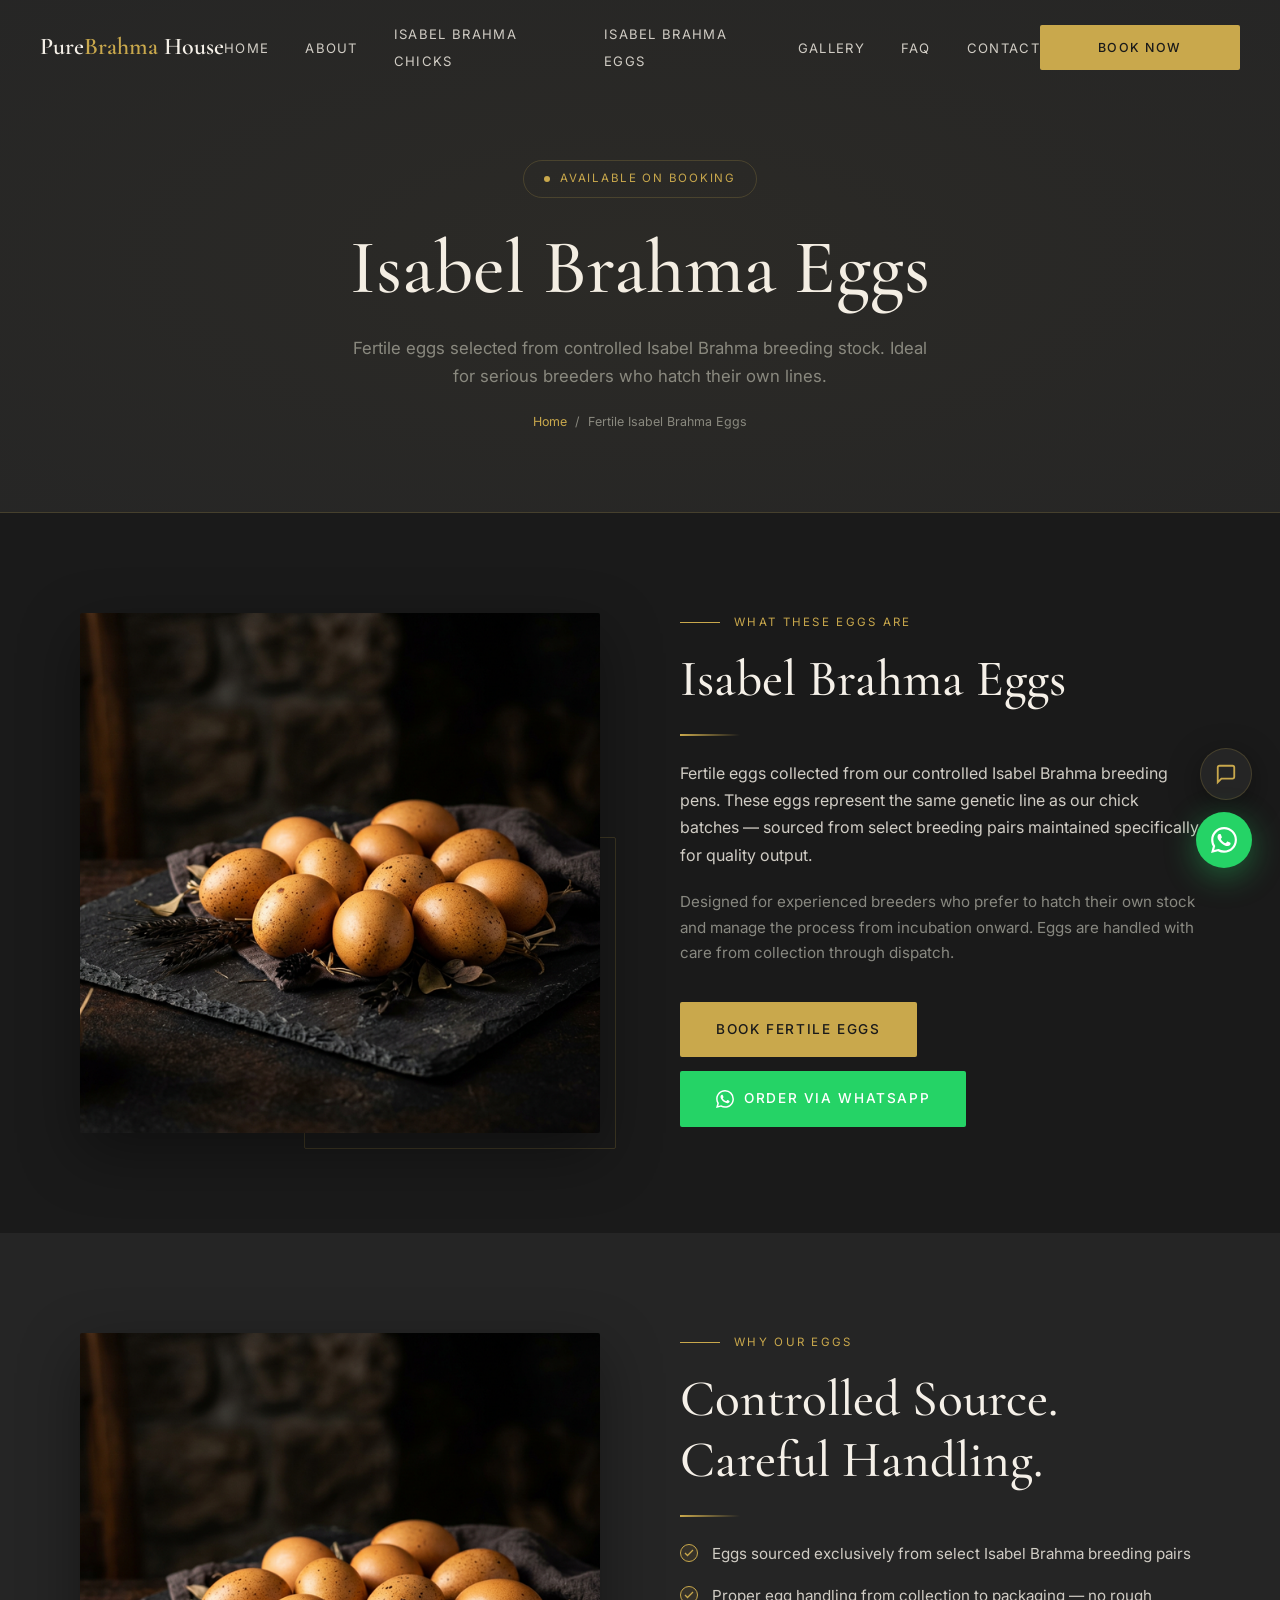
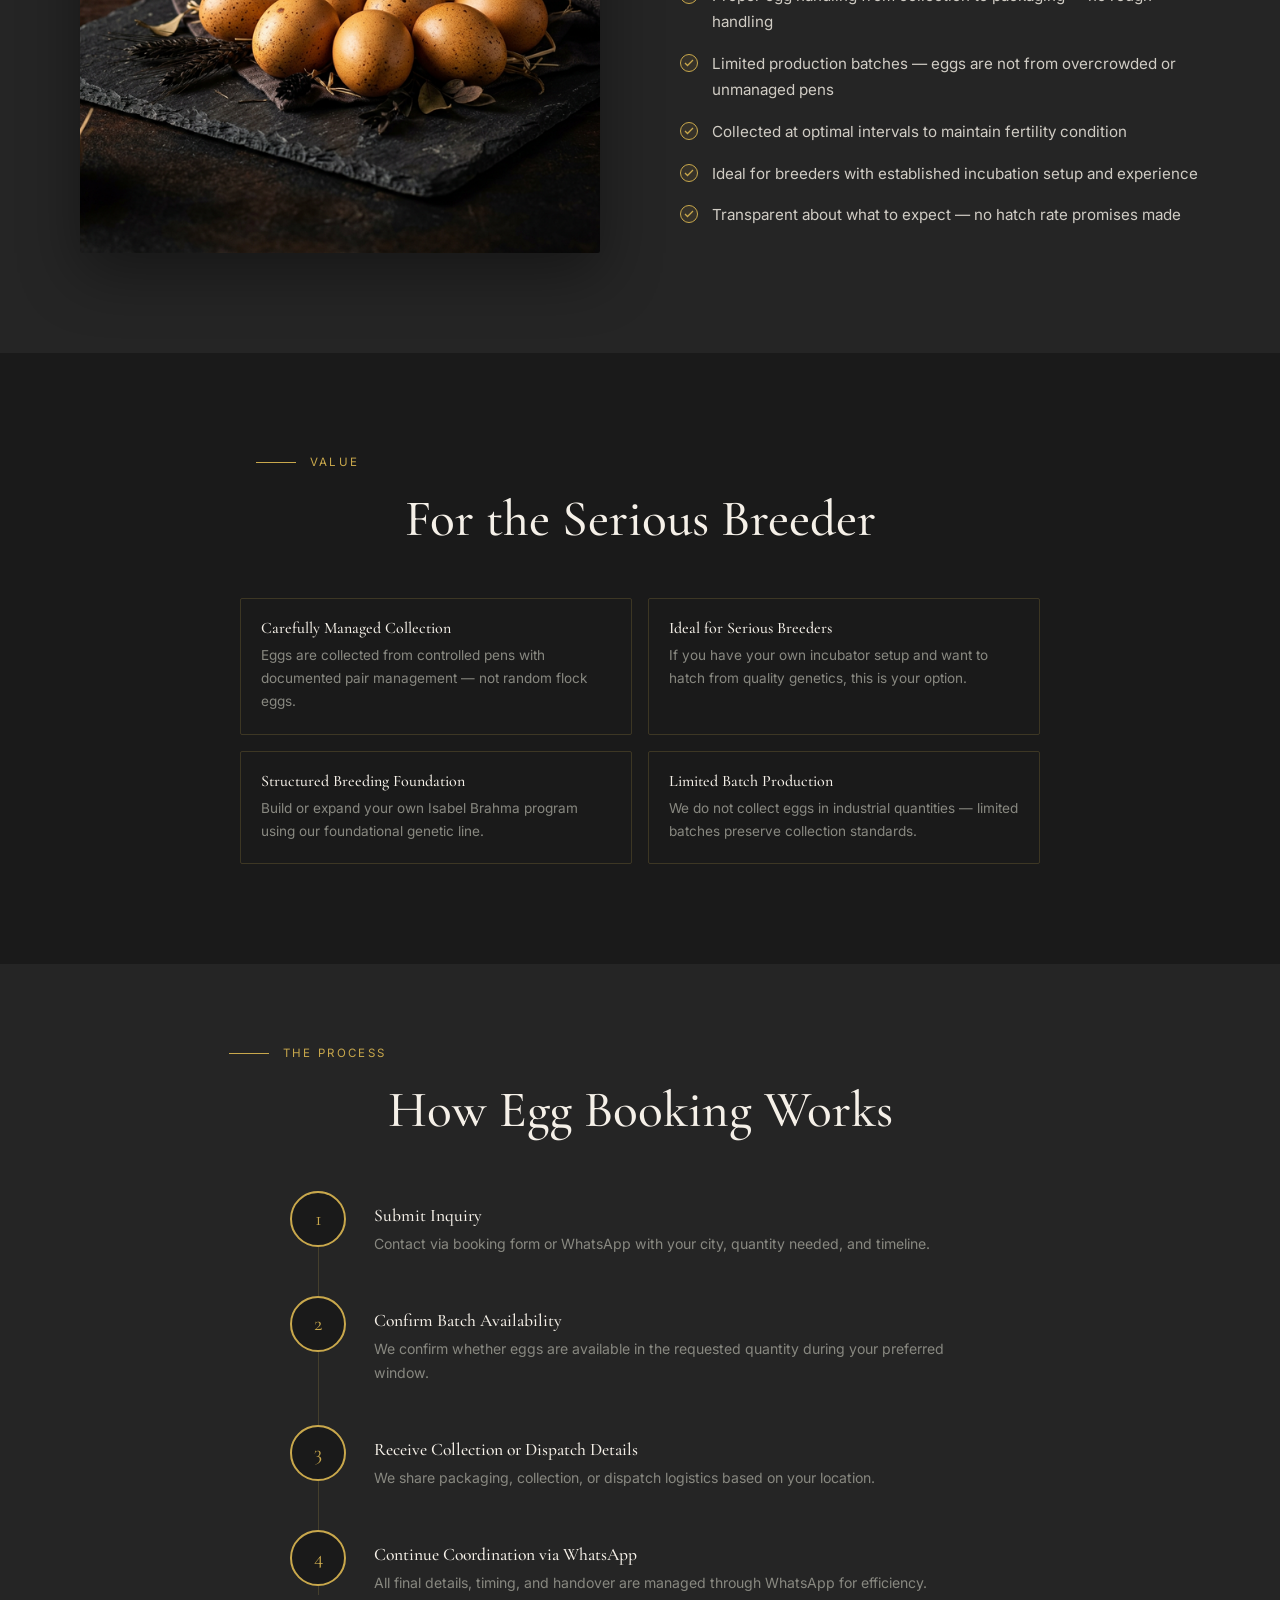
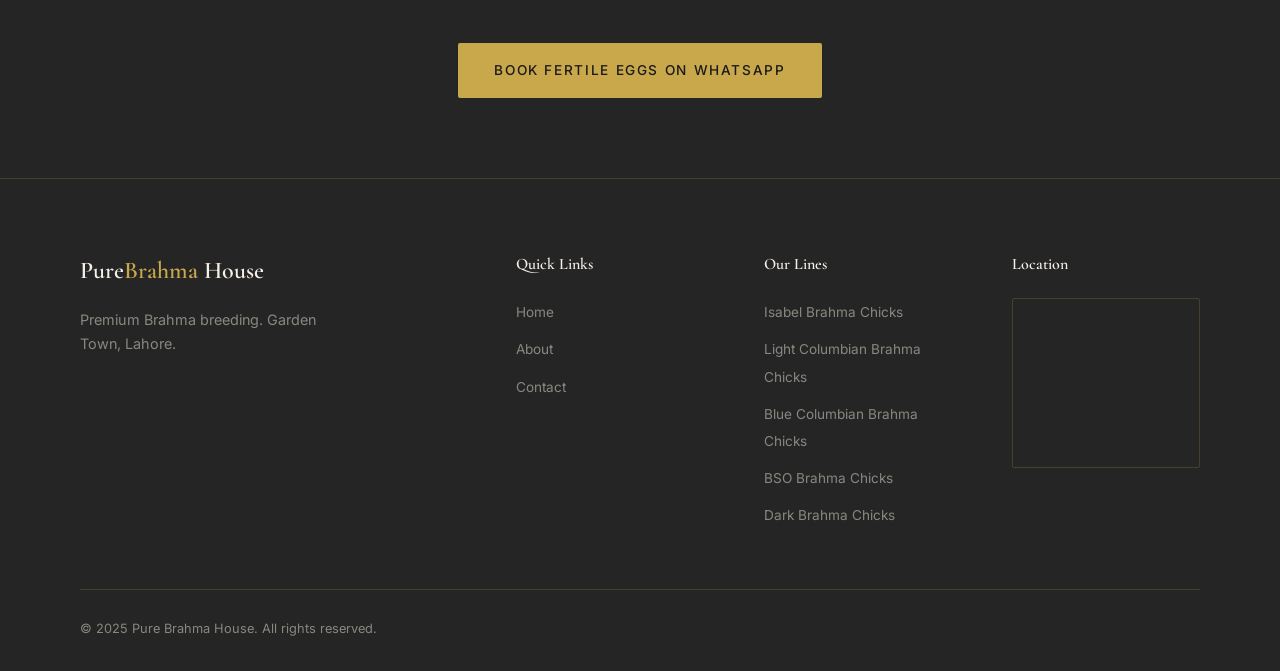
<file: fertile-isabel-eggs.html>
<!DOCTYPE html>
<html lang="en">

<head>
    <meta charset="UTF-8">
    <meta name="viewport" content="width=device-width, initial-scale=1.0">
    <title>Fertile Isabel Brahma Eggs on Booking | Pure Brahma House Lahore Pakistan</title>
    <meta name="description"
        content="Book fertile Isabel Brahma eggs from Pure Brahma House, Lahore. Selected breeding pairs, limited production batches. Fertile Isabel Brahma Eggs Pakistan.">
    <meta name="keywords"
        content="Fertile Isabel Brahma Eggs Lahore, Fertile Brahma Eggs Pakistan, Isabel Brahma Eggs Booking, Brahma Hatching Eggs Pakistan">
    <link rel="stylesheet" href="css/styles.css">
</head>

<body>
    <nav class="nav"><a href="index.html" class="nav-logo">Pure<span>Brahma</span>&nbsp;House</a>
        <ul class="nav-links">
            <li><a href="index.html">Home</a></li>
            <li><a href="about.html">About</a></li>
            <li><a href="isabel-brahma-chicks.html">Isabel Brahma Chicks</a></li>
            <li><a href="fertile-isabel-eggs.html">Isabel Brahma Eggs</a></li>
            <li><a href="gallery.html">Gallery</a></li>
            <li><a href="faq.html">FAQ</a></li>
            <li><a href="contact.html">Contact</a></li>
        </ul>
        <div class="nav-cta"><a href="contact.html#booking" class="btn btn-primary"
                style="padding:12px 24px;font-size:0.78rem;">Book Now</a></div><button
            class="hamburger"><span></span><span></span><span></span></button>
    </nav>
    <div class="mobile-menu"><button class="mobile-close">✕</button>
        <ul>
            <li><a href="index.html">Home</a></li>
            <li><a href="about.html">About</a></li>
            <li><a href="isabel-brahma-chicks.html">Isabel Brahma Chicks</a></li>
            <li><a href="fertile-isabel-eggs.html">Isabel Brahma Eggs</a></li>
            <li><a href="gallery.html">Gallery</a></li>
            <li><a href="faq.html">FAQ</a></li>
            <li><a href="contact.html">Contact</a></li>
        </ul>
    </div>

    <div class="page-hero">
        <div class="page-hero-badge"><span
                style="width:6px;height:6px;border-radius:50%;background:var(--gold);animation:pulse 2s infinite;display:inline-block;"></span>Available
            on Booking</div>
        <h1>Isabel Brahma Eggs</h1>
        <p style="max-width:600px;margin:20px auto 0;color:var(--text-muted);font-size:1.05rem;">Fertile eggs selected
            from controlled Isabel Brahma breeding stock. Ideal for serious breeders who hatch their own lines.</p>
        <div class="breadcrumb"><a href="index.html">Home</a><span>/</span>Fertile Isabel Brahma Eggs</div>
    </div>

    <!-- WHAT THESE EGGS ARE -->
    <section class="service-section">
        <div class="container">
            <div class="two-col">
                <div class="product-hero-img-wrap reveal">
                    <img src="images/fertile-eggs.png" alt="Fertile Isabel Brahma Eggs - Available on Booking"
                        class="product-hero-img">
                </div>
                <div class="reveal reveal-delay-2">
                    <p class="section-label">What These Eggs Are</p>
                    <h2>Isabel Brahma Eggs</h2>
                    <div class="gold-divider"></div>
                    <p style="margin-bottom:20px;">Fertile eggs collected from our controlled Isabel Brahma breeding
                        pens. These eggs represent the same genetic line as our chick batches — sourced from select
                        breeding pairs maintained specifically for quality output.</p>
                    <p style="color:var(--text-muted);font-size:0.95rem;">Designed for experienced breeders who prefer
                        to hatch their own stock and manage the process from incubation onward. Eggs are handled with
                        care from collection through dispatch.</p>
                    <div style="margin-top:36px;display:flex;gap:14px;flex-wrap:wrap;">
                        <a href="https://wa.me/923454489123?text=Hello%20Pure%20Brahma%20House%2C%20I%20would%20like%20to%20book%20Fertile%20Isabel%20Brahma%20Eggs.%20Please%20share%20availability%2C%20pricing%2C%20and%20collection%20or%20delivery%20details.%20My%20city%20is%3A%20___%20and%20quantity%20required%20is%3A%20___."
                            target="_blank" class="btn btn-primary">Book Fertile Eggs</a>
                        <a href="https://wa.me/923454489123?text=Hello%20Pure%20Brahma%20House%2C%20I%20would%20like%20to%20book%20Fertile%20Isabel%20Brahma%20Eggs.%20Please%20share%20availability%2C%20pricing%2C%20and%20collection%20or%20delivery%20details.%20My%20city%20is%3A%20___%20and%20quantity%20required%20is%3A%20___."
                            target="_blank" class="btn btn-whatsapp"><svg width="18" height="18" viewBox="0 0 24 24"
                                fill="currentColor">
                                <path
                                    d="M17.472 14.382c-.297-.149-1.758-.867-2.03-.967-.273-.099-.471-.148-.67.15-.197.297-.767.966-.94 1.164-.173.199-.347.223-.644.075-.297-.15-1.255-.463-2.39-1.475-.883-.788-1.48-1.761-1.653-2.059-.173-.297-.018-.458.13-.606.134-.133.298-.347.446-.52.149-.174.198-.298.298-.497.099-.198.05-.371-.025-.52-.075-.149-.669-1.612-.916-2.207-.242-.579-.487-.5-.669-.51-.173-.008-.371-.01-.57-.01-.198 0-.52.074-.792.372-.272.297-1.04 1.016-1.04 2.479 0 1.462 1.065 2.875 1.213 3.074.149.198 2.096 3.2 5.077 4.487.709.306 1.262.489 1.694.625.712.227 1.36.195 1.871.118.571-.085 1.758-.719 2.006-1.413.248-.694.248-1.289.173-1.413-.074-.124-.272-.198-.57-.347m-5.421 7.403h-.004a9.87 9.87 0 01-5.031-1.378l-.361-.214-3.741.982.998-3.648-.235-.374a9.86 9.86 0 01-1.51-5.26c.001-5.45 4.436-9.884 9.888-9.884 2.64 0 5.122 1.03 6.988 2.898a9.825 9.825 0 012.893 6.994c-.003 5.45-4.437 9.884-9.885 9.884m8.413-18.297A11.815 11.815 0 0012.05 0C5.495 0 .16 5.335.157 11.892c0 2.096.547 4.142 1.588 5.945L.057 24l6.305-1.654a11.882 11.882 0 005.683 1.448h.005c6.554 0 11.89-5.335 11.893-11.893a11.821 11.821 0 00-3.48-8.413z" />
                            </svg>Order via WhatsApp</a>
                    </div>
                </div>
            </div>
        </div>
    </section>

    <!-- WHY EGGS -->
    <section class="service-section alt">
        <div class="container">
            <div class="two-col reverse">
                <div class="reveal reveal-delay-2">
                    <p class="section-label">Why Our Eggs</p>
                    <h2>Controlled Source.<br>Careful Handling.</h2>
                    <div class="gold-divider"></div>
                    <ul class="feature-list">
                        <li>Eggs sourced exclusively from select Isabel Brahma breeding pairs</li>
                        <li>Proper egg handling from collection to packaging — no rough handling</li>
                        <li>Limited production batches — eggs are not from overcrowded or unmanaged pens</li>
                        <li>Collected at optimal intervals to maintain fertility condition</li>
                        <li>Ideal for breeders with established incubation setup and experience</li>
                        <li>Transparent about what to expect — no hatch rate promises made</li>
                    </ul>
                </div>
                <div class="reveal">
                    <img src="images/fertile-eggs.png" alt="Fertile Brahma Eggs"
                        style="width:100%;border-radius:2px;box-shadow:var(--shadow);">
                </div>
            </div>
        </div>
    </section>

    <!-- VALUE -->
    <section class="service-section">
        <div class="container">
            <div class="reveal" style="text-align:center;margin-bottom:48px;">
                <p class="section-label" style="justify-content:center;">Value</p>
                <h2>For the Serious Breeder</h2>
            </div>
            <div class="value-grid" style="max-width:800px;margin:0 auto;">
                <div class="value-item reveal">
                    <h4>Carefully Managed Collection</h4>
                    <p>Eggs are collected from controlled pens with documented pair management — not random flock eggs.
                    </p>
                </div>
                <div class="value-item reveal reveal-delay-1">
                    <h4>Ideal for Serious Breeders</h4>
                    <p>If you have your own incubator setup and want to hatch from quality genetics, this is your
                        option.</p>
                </div>
                <div class="value-item reveal reveal-delay-2">
                    <h4>Structured Breeding Foundation</h4>
                    <p>Build or expand your own Isabel Brahma program using our foundational genetic line.</p>
                </div>
                <div class="value-item reveal reveal-delay-3">
                    <h4>Limited Batch Production</h4>
                    <p>We do not collect eggs in industrial quantities — limited batches preserve collection standards.
                    </p>
                </div>
            </div>

        </div>
    </section>

    <!-- BOOKING ROADMAP -->
    <div class="roadmap">
        <div class="container">
            <div class="reveal" style="text-align:center;margin-bottom:48px;">
                <p class="section-label" style="justify-content:center;">The Process</p>
                <h2>How Egg Booking Works</h2>
            </div>
            <div class="roadmap-steps">
                <div class="roadmap-step reveal">
                    <div class="roadmap-num">1</div>
                    <div class="roadmap-text">
                        <h4>Submit Inquiry</h4>
                        <p>Contact via booking form or WhatsApp with your city, quantity needed, and timeline.</p>
                    </div>
                </div>
                <div class="roadmap-step reveal reveal-delay-1">
                    <div class="roadmap-num">2</div>
                    <div class="roadmap-text">
                        <h4>Confirm Batch Availability</h4>
                        <p>We confirm whether eggs are available in the requested quantity during your preferred window.
                        </p>
                    </div>
                </div>
                <div class="roadmap-step reveal reveal-delay-2">
                    <div class="roadmap-num">3</div>
                    <div class="roadmap-text">
                        <h4>Receive Collection or Dispatch Details</h4>
                        <p>We share packaging, collection, or dispatch logistics based on your location.</p>
                    </div>
                </div>
                <div class="roadmap-step reveal reveal-delay-3">
                    <div class="roadmap-num">4</div>
                    <div class="roadmap-text">
                        <h4>Continue Coordination via WhatsApp</h4>
                        <p>All final details, timing, and handover are managed through WhatsApp for efficiency.</p>
                    </div>
                </div>
            </div>
            <div style="text-align:center;margin-top:48px;" class="reveal">
                <a href="https://wa.me/923454489123?text=Hello%20Pure%20Brahma%20House%2C%20I%20would%20like%20to%20book%20Fertile%20Isabel%20Brahma%20Eggs.%20Please%20share%20availability%2C%20pricing%2C%20and%20collection%20or%20delivery%20details.%20My%20city%20is%3A%20___%20and%20quantity%20required%20is%3A%20___."
                    target="_blank" class="btn btn-primary">Book Fertile Eggs on WhatsApp</a>
            </div>
        </div>
    </div>

    <footer>
        <div class="container">
            <div class="footer-grid">
                <div class="footer-brand">
                    <div class="nav-logo">Pure<span style="color:var(--gold)">Brahma</span>&nbsp;House</div>
                    <p>Premium Brahma breeding. Garden Town, Lahore.</p>
                </div>
                <div>
                    <div class="footer-heading">Quick Links</div>
                    <ul class="footer-links">
                        <li><a href="index.html">Home</a></li>
                        <li><a href="about.html">About</a></li>
                        <li><a href="contact.html">Contact</a></li>
                    </ul>
                </div>
                <div>
                    <div class="footer-heading">Our Lines</div>
                    <ul class="footer-links">
                        <li><a href="isabel-brahma-chicks.html">Isabel Brahma Chicks</a></li>
                        <li><a href="light-columbian.html">Light Columbian Brahma Chicks</a></li>
                        <li><a href="blue-columbian.html">Blue Columbian Brahma Chicks</a></li>
                        <li><a href="bso-brahma.html">BSO Brahma Chicks</a></li>
                        <li><a href="dark-brahma.html">Dark Brahma Chicks</a></li>
                    </ul>
                </div>
                <div>
                    <div class="footer-heading">Location</div>
                    <div class="footer-map"><iframe
                            src="https://maps.google.com/maps?q=Abu+Bakar+Block,+Garden+Town,+Lahore,+Pakistan&t=&z=14&ie=UTF8&iwloc=&output=embed"
                            allowfullscreen loading="lazy"></iframe></div>
                </div>
            </div>
            <div class="footer-bottom">
                <p>© 2025 Pure Brahma House. All rights reserved.</p>
            </div>
        </div>
    </footer>
    <a href="https://wa.me/923454489123" target="_blank" class="wa-float"><svg width="26" height="26"
            viewBox="0 0 24 24" fill="currentColor">
            <path
                d="M17.472 14.382c-.297-.149-1.758-.867-2.03-.967-.273-.099-.471-.148-.67.15-.197.297-.767.966-.94 1.164-.173.199-.347.223-.644.075-.297-.15-1.255-.463-2.39-1.475-.883-.788-1.48-1.761-1.653-2.059-.173-.297-.018-.458.13-.606.134-.133.298-.347.446-.52.149-.174.198-.298.298-.497.099-.198.05-.371-.025-.52-.075-.149-.669-1.612-.916-2.207-.242-.579-.487-.5-.669-.51-.173-.008-.371-.01-.57-.01-.198 0-.52.074-.792.372-.272.297-1.04 1.016-1.04 2.479 0 1.462 1.065 2.875 1.213 3.074.149.198 2.096 3.2 5.077 4.487.709.306 1.262.489 1.694.625.712.227 1.36.195 1.871.118.571-.085 1.758-.719 2.006-1.413.248-.694.248-1.289.173-1.413-.074-.124-.272-.198-.57-.347m-5.421 7.403h-.004a9.87 9.87 0 01-5.031-1.378l-.361-.214-3.741.982.998-3.648-.235-.374a9.86 9.86 0 01-1.51-5.26c.001-5.45 4.436-9.884 9.888-9.884 2.64 0 5.122 1.03 6.988 2.898a9.825 9.825 0 012.893 6.994c-.003 5.45-4.437 9.884-9.885 9.884m8.413-18.297A11.815 11.815 0 0012.05 0C5.495 0 .16 5.335.157 11.892c0 2.096.547 4.142 1.588 5.945L.057 24l6.305-1.654a11.882 11.882 0 005.683 1.448h.005c6.554 0 11.89-5.335 11.893-11.893a11.821 11.821 0 00-3.48-8.413z" />
        </svg></a>
    <button class="chatbot-trigger"><svg width="22" height="22" viewBox="0 0 24 24" fill="none" stroke="currentColor"
            stroke-width="2">
            <path d="M21 15a2 2 0 0 1-2 2H7l-4 4V5a2 2 0 0 1 2-2h14a2 2 0 0 1 2 2z" />
        </svg></button>
    <div class="chatbot-window">
        <div class="chatbot-header">
            <div class="chatbot-header-info">
                <div class="chatbot-avatar">PB</div>
                <div>
                    <div class="chatbot-name">Pure Brahma Assistant</div>
                    <div class="chatbot-status">● Online</div>
                </div>
            </div><button class="chatbot-close">✕</button>
        </div>
        <div class="chatbot-body" id="chatBody"></div>
    </div>
    <script src="js/main.js"></script>
</body>

</html>
</file>
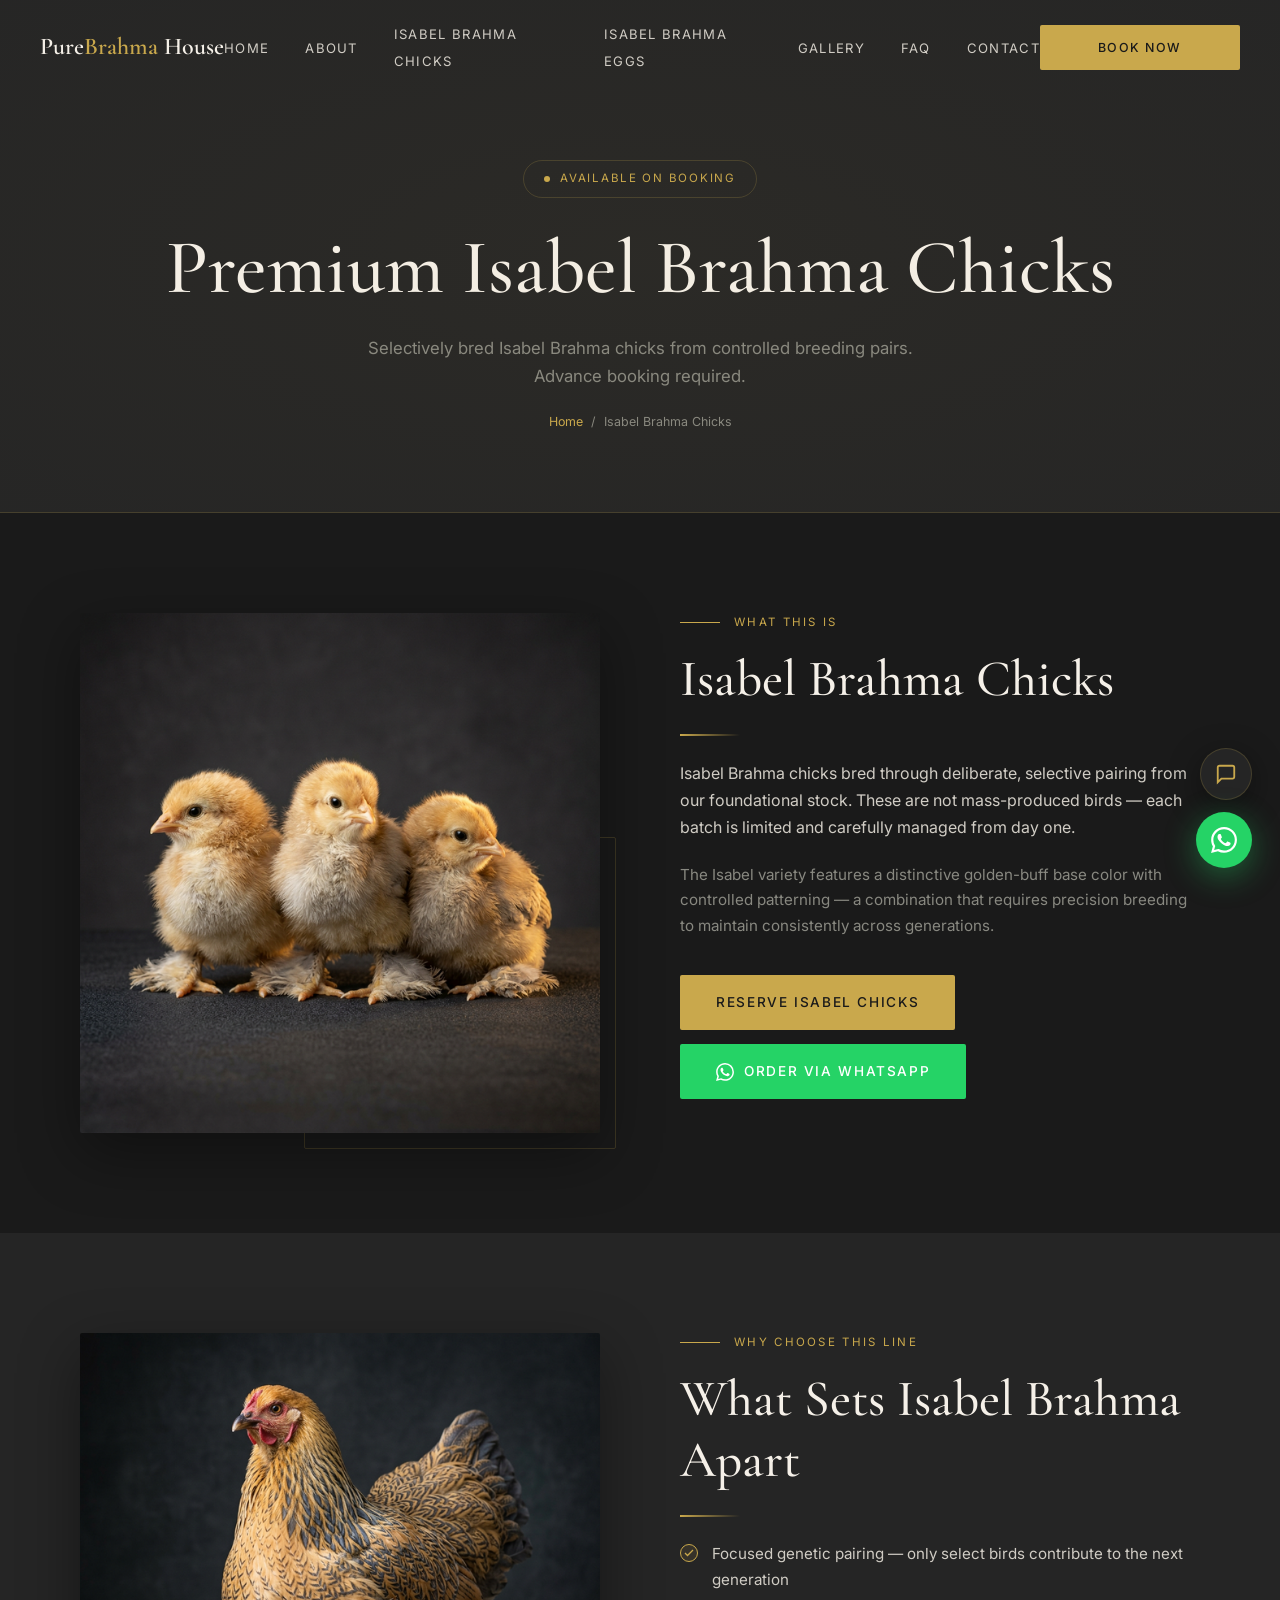
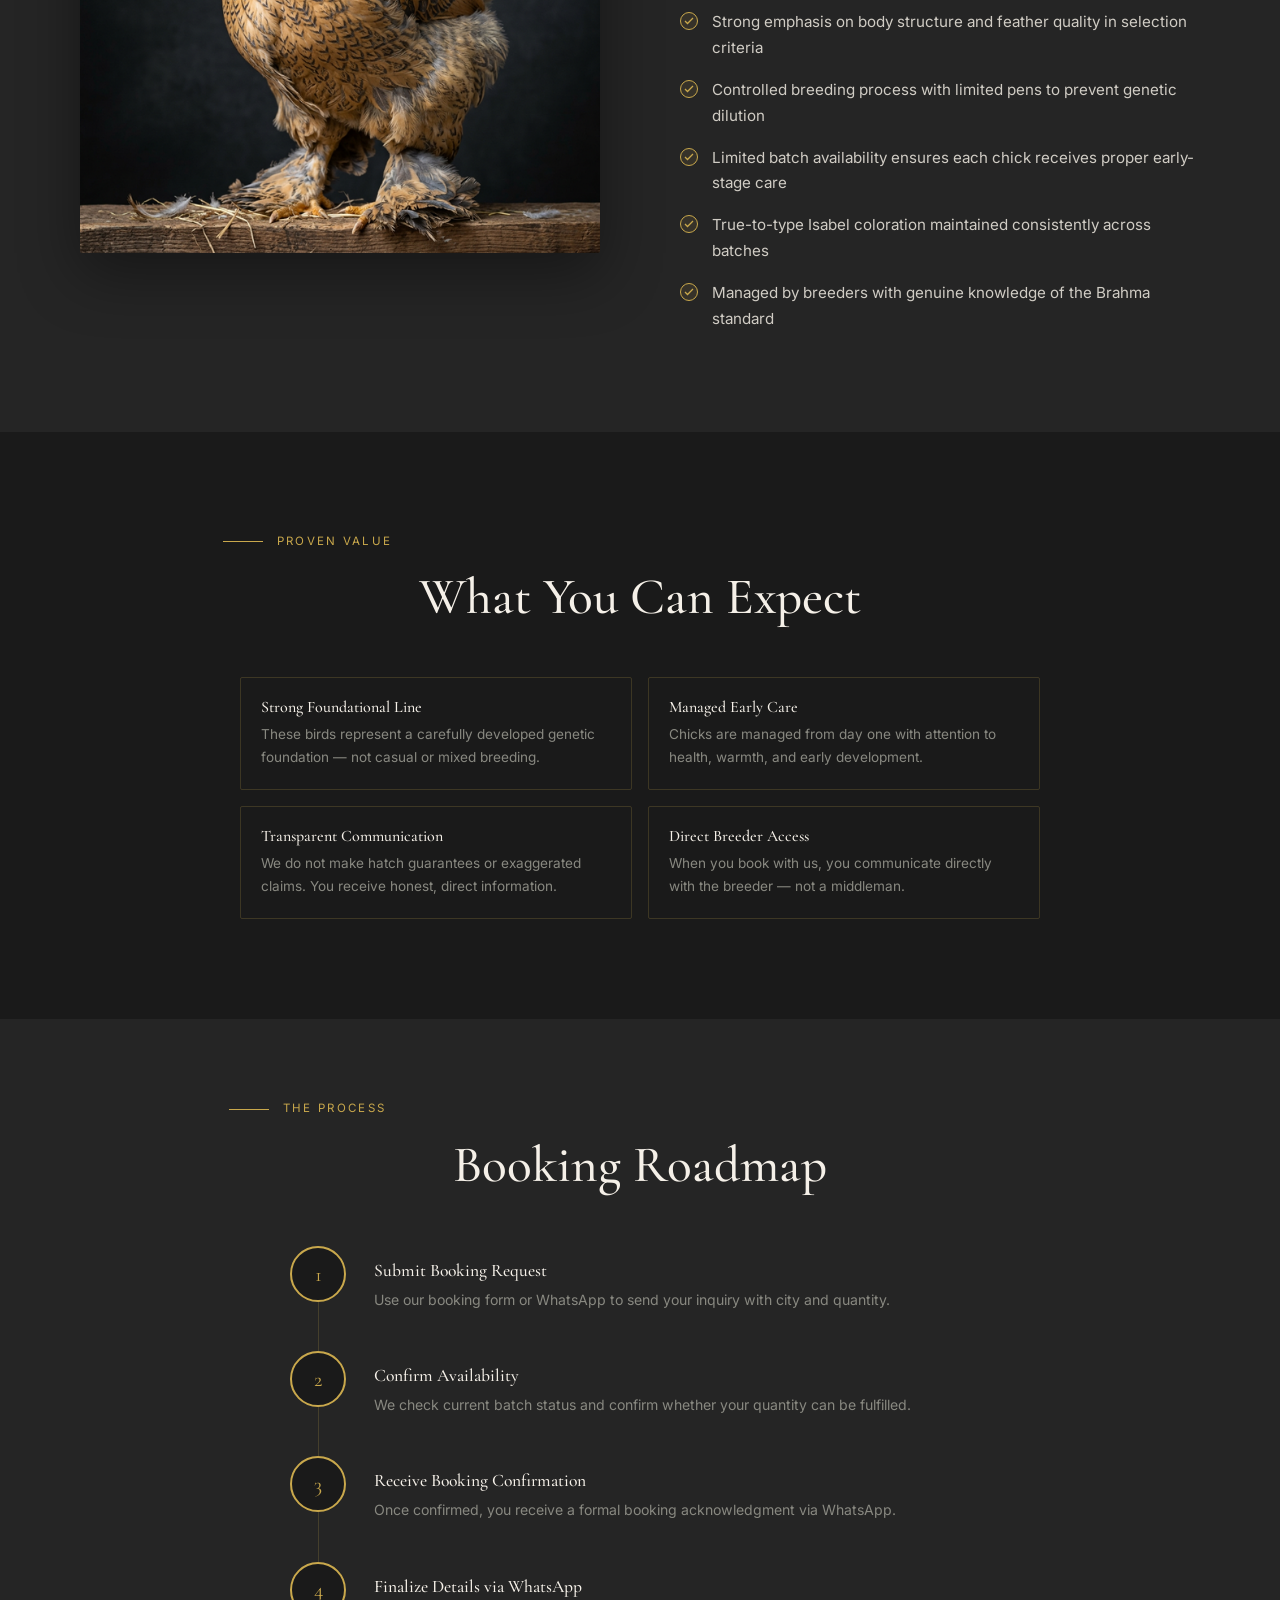
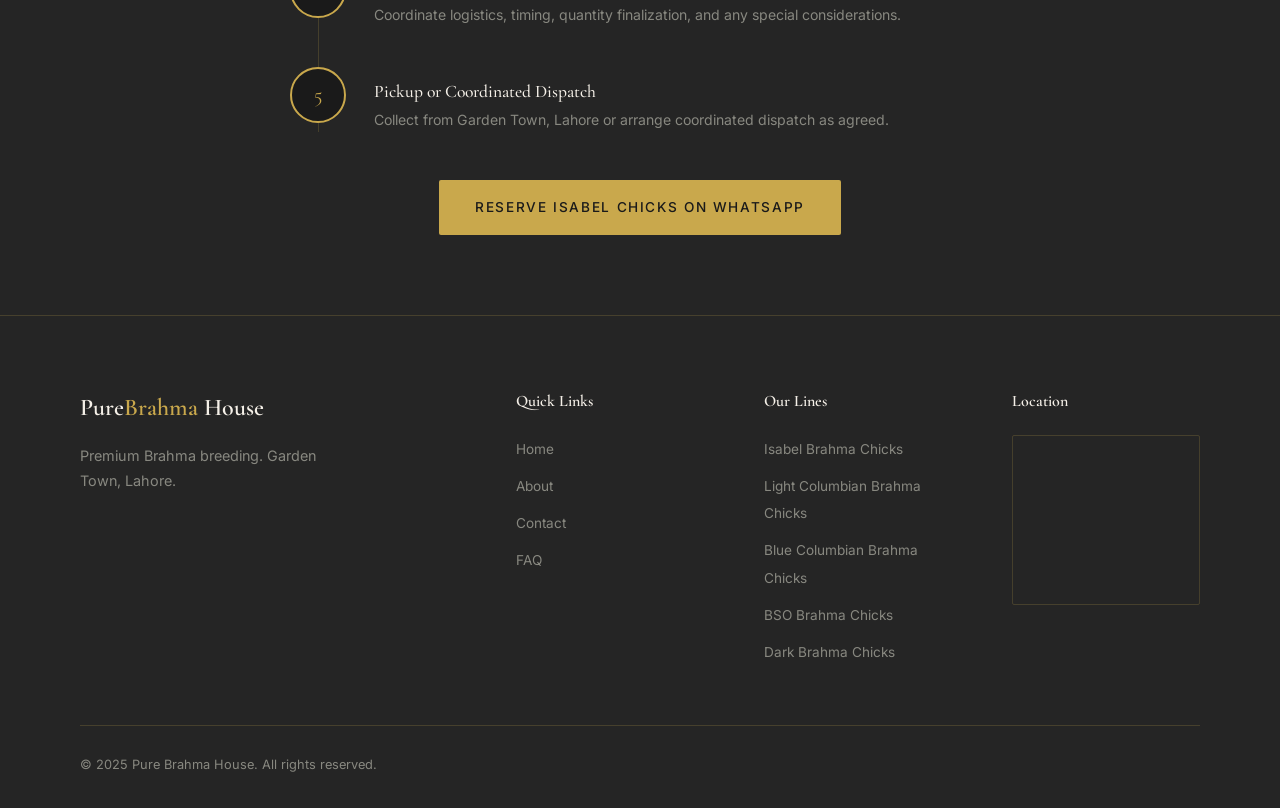
<file: isabel-brahma-chicks.html>
<!DOCTYPE html>
<html lang="en">

<head>
    <meta charset="UTF-8">
    <meta name="viewport" content="width=device-width, initial-scale=1.0">
    <title>Isabel Brahma Chicks Available on Booking | Pure Brahma House Lahore</title>
    <meta name="description"
        content="Book premium Isabel Brahma chicks from Pure Brahma House, Lahore. Selective genetic pairing, limited availability, transparent process. Isabel Brahma Chicks Pakistan.">
    <meta name="keywords"
        content="Isabel Brahma Chicks Pakistan, Isabel Brahma Chicks Lahore, Isabel Brahma Booking, Premium Brahma Chicks">
    <link rel="stylesheet" href="css/styles.css">
</head>

<body>
    <nav class="nav"><a href="index.html" class="nav-logo">Pure<span>Brahma</span>&nbsp;House</a>
        <ul class="nav-links">
            <li><a href="index.html">Home</a></li>
            <li><a href="about.html">About</a></li>
            <li><a href="isabel-brahma-chicks.html">Isabel Brahma Chicks</a></li>
            <li><a href="fertile-isabel-eggs.html">Isabel Brahma Eggs</a></li>
            <li><a href="gallery.html">Gallery</a></li>
            <li><a href="faq.html">FAQ</a></li>
            <li><a href="contact.html">Contact</a></li>
        </ul>
        <div class="nav-cta"><a href="contact.html#booking" class="btn btn-primary"
                style="padding:12px 24px;font-size:0.78rem;">Book Now</a></div><button
            class="hamburger"><span></span><span></span><span></span></button>
    </nav>
    <div class="mobile-menu"><button class="mobile-close">✕</button>
        <ul>
            <li><a href="index.html">Home</a></li>
            <li><a href="about.html">About</a></li>
            <li><a href="isabel-brahma-chicks.html">Isabel Brahma Chicks</a></li>
            <li><a href="fertile-isabel-eggs.html">Isabel Brahma Eggs</a></li>
            <li><a href="gallery.html">Gallery</a></li>
            <li><a href="faq.html">FAQ</a></li>
            <li><a href="contact.html">Contact</a></li>
        </ul>
    </div>

    <div class="page-hero">
        <div class="page-hero-badge"><span
                style="width:6px;height:6px;border-radius:50%;background:var(--gold);animation:pulse 2s infinite;display:inline-block;"></span>Available
            on Booking</div>
        <h1>Premium Isabel Brahma Chicks</h1>
        <p style="max-width:600px;margin:20px auto 0;color:var(--text-muted);font-size:1.05rem;">Selectively bred Isabel
            Brahma chicks from controlled breeding pairs. Advance booking required.</p>
        <div class="breadcrumb"><a href="index.html">Home</a><span>/</span>Isabel Brahma Chicks</div>
    </div>

    <!-- WHAT THIS IS -->
    <section class="service-section">
        <div class="container">
            <div class="two-col">
                <div class="product-hero-img-wrap reveal">
                    <img src="images/isabel-chicks.png" alt="Isabel Brahma Chicks - Available on Booking"
                        class="product-hero-img">
                </div>
                <div class="reveal reveal-delay-2">
                    <p class="section-label">What This Is</p>
                    <h2>Isabel Brahma Chicks</h2>
                    <div class="gold-divider"></div>
                    <p style="margin-bottom:20px;">Isabel Brahma chicks bred through deliberate, selective pairing from
                        our foundational stock. These are not mass-produced birds — each batch is limited and carefully
                        managed from day one.</p>
                    <p style="color:var(--text-muted);font-size:0.95rem;">The Isabel variety features a distinctive
                        golden-buff base color with controlled patterning — a combination that requires precision
                        breeding to maintain consistently across generations.</p>
                    <div style="margin-top:36px;display:flex;gap:14px;flex-wrap:wrap;">
                        <a href="https://wa.me/923454489123?text=Hello%20Pure%20Brahma%20House%2C%20I%20would%20like%20to%20book%20Isabel%20Brahma%20chicks.%20Please%20share%20availability%2C%20pricing%2C%20and%20booking%20details.%20My%20city%20is%3A%20___%20and%20quantity%20required%20is%3A%20___."
                            target="_blank" class="btn btn-primary">Reserve Isabel Chicks</a>
                        <a href="https://wa.me/923454489123?text=Hello%20Pure%20Brahma%20House%2C%20I%20would%20like%20to%20book%20Isabel%20Brahma%20chicks.%20Please%20share%20availability%2C%20pricing%2C%20and%20booking%20details.%20My%20city%20is%3A%20___%20and%20quantity%20required%20is%3A%20___."
                            target="_blank" class="btn btn-whatsapp"><svg width="18" height="18" viewBox="0 0 24 24"
                                fill="currentColor">
                                <path
                                    d="M17.472 14.382c-.297-.149-1.758-.867-2.03-.967-.273-.099-.471-.148-.67.15-.197.297-.767.966-.94 1.164-.173.199-.347.223-.644.075-.297-.15-1.255-.463-2.39-1.475-.883-.788-1.48-1.761-1.653-2.059-.173-.297-.018-.458.13-.606.134-.133.298-.347.446-.52.149-.174.198-.298.298-.497.099-.198.05-.371-.025-.52-.075-.149-.669-1.612-.916-2.207-.242-.579-.487-.5-.669-.51-.173-.008-.371-.01-.57-.01-.198 0-.52.074-.792.372-.272.297-1.04 1.016-1.04 2.479 0 1.462 1.065 2.875 1.213 3.074.149.198 2.096 3.2 5.077 4.487.709.306 1.262.489 1.694.625.712.227 1.36.195 1.871.118.571-.085 1.758-.719 2.006-1.413.248-.694.248-1.289.173-1.413-.074-.124-.272-.198-.57-.347m-5.421 7.403h-.004a9.87 9.87 0 01-5.031-1.378l-.361-.214-3.741.982.998-3.648-.235-.374a9.86 9.86 0 01-1.51-5.26c.001-5.45 4.436-9.884 9.888-9.884 2.64 0 5.122 1.03 6.988 2.898a9.825 9.825 0 012.893 6.994c-.003 5.45-4.437 9.884-9.885 9.884m8.413-18.297A11.815 11.815 0 0012.05 0C5.495 0 .16 5.335.157 11.892c0 2.096.547 4.142 1.588 5.945L.057 24l6.305-1.654a11.882 11.882 0 005.683 1.448h.005c6.554 0 11.89-5.335 11.893-11.893a11.821 11.821 0 00-3.48-8.413z" />
                            </svg>Order via WhatsApp</a>
                    </div>
                </div>
            </div>
        </div>
    </section>

    <!-- WHY THIS LINE -->
    <section class="service-section alt">
        <div class="container">
            <div class="two-col reverse">
                <div class="reveal reveal-delay-2">
                    <p class="section-label">Why Choose This Line</p>
                    <h2>What Sets Isabel Brahma Apart</h2>
                    <div class="gold-divider"></div>
                    <ul class="feature-list">
                        <li>Focused genetic pairing — only select birds contribute to the next generation</li>
                        <li>Strong emphasis on body structure and feather quality in selection criteria</li>
                        <li>Controlled breeding process with limited pens to prevent genetic dilution</li>
                        <li>Limited batch availability ensures each chick receives proper early-stage care</li>
                        <li>True-to-type Isabel coloration maintained consistently across batches</li>
                        <li>Managed by breeders with genuine knowledge of the Brahma standard</li>
                    </ul>
                </div>
                <div class="reveal">
                    <img src="images/brahma-hen.png" alt="Isabel Brahma Hen"
                        style="width:100%;border-radius:2px;box-shadow:var(--shadow);">
                </div>
            </div>
        </div>
    </section>

    <!-- PROVEN VALUE -->
    <section class="service-section">
        <div class="container">
            <div class="reveal" style="text-align:center;margin-bottom:48px;">
                <p class="section-label" style="justify-content:center;">Proven Value</p>
                <h2>What You Can Expect</h2>
            </div>
            <div class="value-grid" style="max-width:800px;margin:0 auto;">
                <div class="value-item reveal">
                    <h4>Strong Foundational Line</h4>
                    <p>These birds represent a carefully developed genetic foundation — not casual or mixed breeding.
                    </p>
                </div>
                <div class="value-item reveal reveal-delay-1">
                    <h4>Managed Early Care</h4>
                    <p>Chicks are managed from day one with attention to health, warmth, and early development.</p>
                </div>
                <div class="value-item reveal reveal-delay-2">
                    <h4>Transparent Communication</h4>
                    <p>We do not make hatch guarantees or exaggerated claims. You receive honest, direct information.
                    </p>
                </div>
                <div class="value-item reveal reveal-delay-3">
                    <h4>Direct Breeder Access</h4>
                    <p>When you book with us, you communicate directly with the breeder — not a middleman.</p>
                </div>
            </div>

        </div>
    </section>

    <!-- BOOKING ROADMAP -->
    <div class="roadmap">
        <div class="container">
            <div class="reveal" style="text-align:center;margin-bottom:48px;">
                <p class="section-label" style="justify-content:center;">The Process</p>
                <h2>Booking Roadmap</h2>
            </div>
            <div class="roadmap-steps">
                <div class="roadmap-step reveal">
                    <div class="roadmap-num">1</div>
                    <div class="roadmap-text">
                        <h4>Submit Booking Request</h4>
                        <p>Use our booking form or WhatsApp to send your inquiry with city and quantity.</p>
                    </div>
                </div>
                <div class="roadmap-step reveal reveal-delay-1">
                    <div class="roadmap-num">2</div>
                    <div class="roadmap-text">
                        <h4>Confirm Availability</h4>
                        <p>We check current batch status and confirm whether your quantity can be fulfilled.</p>
                    </div>
                </div>
                <div class="roadmap-step reveal reveal-delay-2">
                    <div class="roadmap-num">3</div>
                    <div class="roadmap-text">
                        <h4>Receive Booking Confirmation</h4>
                        <p>Once confirmed, you receive a formal booking acknowledgment via WhatsApp.</p>
                    </div>
                </div>
                <div class="roadmap-step reveal reveal-delay-3">
                    <div class="roadmap-num">4</div>
                    <div class="roadmap-text">
                        <h4>Finalize Details via WhatsApp</h4>
                        <p>Coordinate logistics, timing, quantity finalization, and any special considerations.</p>
                    </div>
                </div>
                <div class="roadmap-step reveal reveal-delay-4">
                    <div class="roadmap-num">5</div>
                    <div class="roadmap-text">
                        <h4>Pickup or Coordinated Dispatch</h4>
                        <p>Collect from Garden Town, Lahore or arrange coordinated dispatch as agreed.</p>
                    </div>
                </div>
            </div>
            <div style="text-align:center;margin-top:48px;" class="reveal">
                <a href="https://wa.me/923454489123?text=Hello%20Pure%20Brahma%20House%2C%20I%20would%20like%20to%20book%20Isabel%20Brahma%20chicks.%20Please%20share%20availability%2C%20pricing%2C%20and%20booking%20details.%20My%20city%20is%3A%20___%20and%20quantity%20required%20is%3A%20___."
                    target="_blank" class="btn btn-primary">Reserve Isabel Chicks on WhatsApp</a>
            </div>
        </div>
    </div>

    <footer>
        <div class="container">
            <div class="footer-grid">
                <div class="footer-brand">
                    <div class="nav-logo">Pure<span style="color:var(--gold)">Brahma</span>&nbsp;House</div>
                    <p>Premium Brahma breeding. Garden Town, Lahore.</p>
                </div>
                <div>
                    <div class="footer-heading">Quick Links</div>
                    <ul class="footer-links">
                        <li><a href="index.html">Home</a></li>
                        <li><a href="about.html">About</a></li>
                        <li><a href="contact.html">Contact</a></li>
                        <li><a href="faq.html">FAQ</a></li>
                    </ul>
                </div>
                <div>
                    <div class="footer-heading">Our Lines</div>
                    <ul class="footer-links">
                        <li><a href="isabel-brahma-chicks.html">Isabel Brahma Chicks</a></li>
                        <li><a href="light-columbian.html">Light Columbian Brahma Chicks</a></li>
                        <li><a href="blue-columbian.html">Blue Columbian Brahma Chicks</a></li>
                        <li><a href="bso-brahma.html">BSO Brahma Chicks</a></li>
                        <li><a href="dark-brahma.html">Dark Brahma Chicks</a></li>
                    </ul>
                </div>
                <div>
                    <div class="footer-heading">Location</div>
                    <div class="footer-map"><iframe
                            src="https://maps.google.com/maps?q=Abu+Bakar+Block,+Garden+Town,+Lahore,+Pakistan&t=&z=14&ie=UTF8&iwloc=&output=embed"
                            allowfullscreen loading="lazy"></iframe></div>
                </div>
            </div>
            <div class="footer-bottom">
                <p>© 2025 Pure Brahma House. All rights reserved.</p>
            </div>
        </div>
    </footer>
    <a href="https://wa.me/923454489123" target="_blank" class="wa-float"><svg width="26" height="26"
            viewBox="0 0 24 24" fill="currentColor">
            <path
                d="M17.472 14.382c-.297-.149-1.758-.867-2.03-.967-.273-.099-.471-.148-.67.15-.197.297-.767.966-.94 1.164-.173.199-.347.223-.644.075-.297-.15-1.255-.463-2.39-1.475-.883-.788-1.48-1.761-1.653-2.059-.173-.297-.018-.458.13-.606.134-.133.298-.347.446-.52.149-.174.198-.298.298-.497.099-.198.05-.371-.025-.52-.075-.149-.669-1.612-.916-2.207-.242-.579-.487-.5-.669-.51-.173-.008-.371-.01-.57-.01-.198 0-.52.074-.792.372-.272.297-1.04 1.016-1.04 2.479 0 1.462 1.065 2.875 1.213 3.074.149.198 2.096 3.2 5.077 4.487.709.306 1.262.489 1.694.625.712.227 1.36.195 1.871.118.571-.085 1.758-.719 2.006-1.413.248-.694.248-1.289.173-1.413-.074-.124-.272-.198-.57-.347m-5.421 7.403h-.004a9.87 9.87 0 01-5.031-1.378l-.361-.214-3.741.982.998-3.648-.235-.374a9.86 9.86 0 01-1.51-5.26c.001-5.45 4.436-9.884 9.888-9.884 2.64 0 5.122 1.03 6.988 2.898a9.825 9.825 0 012.893 6.994c-.003 5.45-4.437 9.884-9.885 9.884m8.413-18.297A11.815 11.815 0 0012.05 0C5.495 0 .16 5.335.157 11.892c0 2.096.547 4.142 1.588 5.945L.057 24l6.305-1.654a11.882 11.882 0 005.683 1.448h.005c6.554 0 11.89-5.335 11.893-11.893a11.821 11.821 0 00-3.48-8.413z" />
        </svg></a>
    <button class="chatbot-trigger"><svg width="22" height="22" viewBox="0 0 24 24" fill="none" stroke="currentColor"
            stroke-width="2">
            <path d="M21 15a2 2 0 0 1-2 2H7l-4 4V5a2 2 0 0 1 2-2h14a2 2 0 0 1 2 2z" />
        </svg></button>
    <div class="chatbot-window">
        <div class="chatbot-header">
            <div class="chatbot-header-info">
                <div class="chatbot-avatar">PB</div>
                <div>
                    <div class="chatbot-name">Pure Brahma Assistant</div>
                    <div class="chatbot-status">● Online</div>
                </div>
            </div><button class="chatbot-close">✕</button>
        </div>
        <div class="chatbot-body" id="chatBody"></div>
    </div>
    <script src="js/main.js"></script>
</body>

</html>
</file>
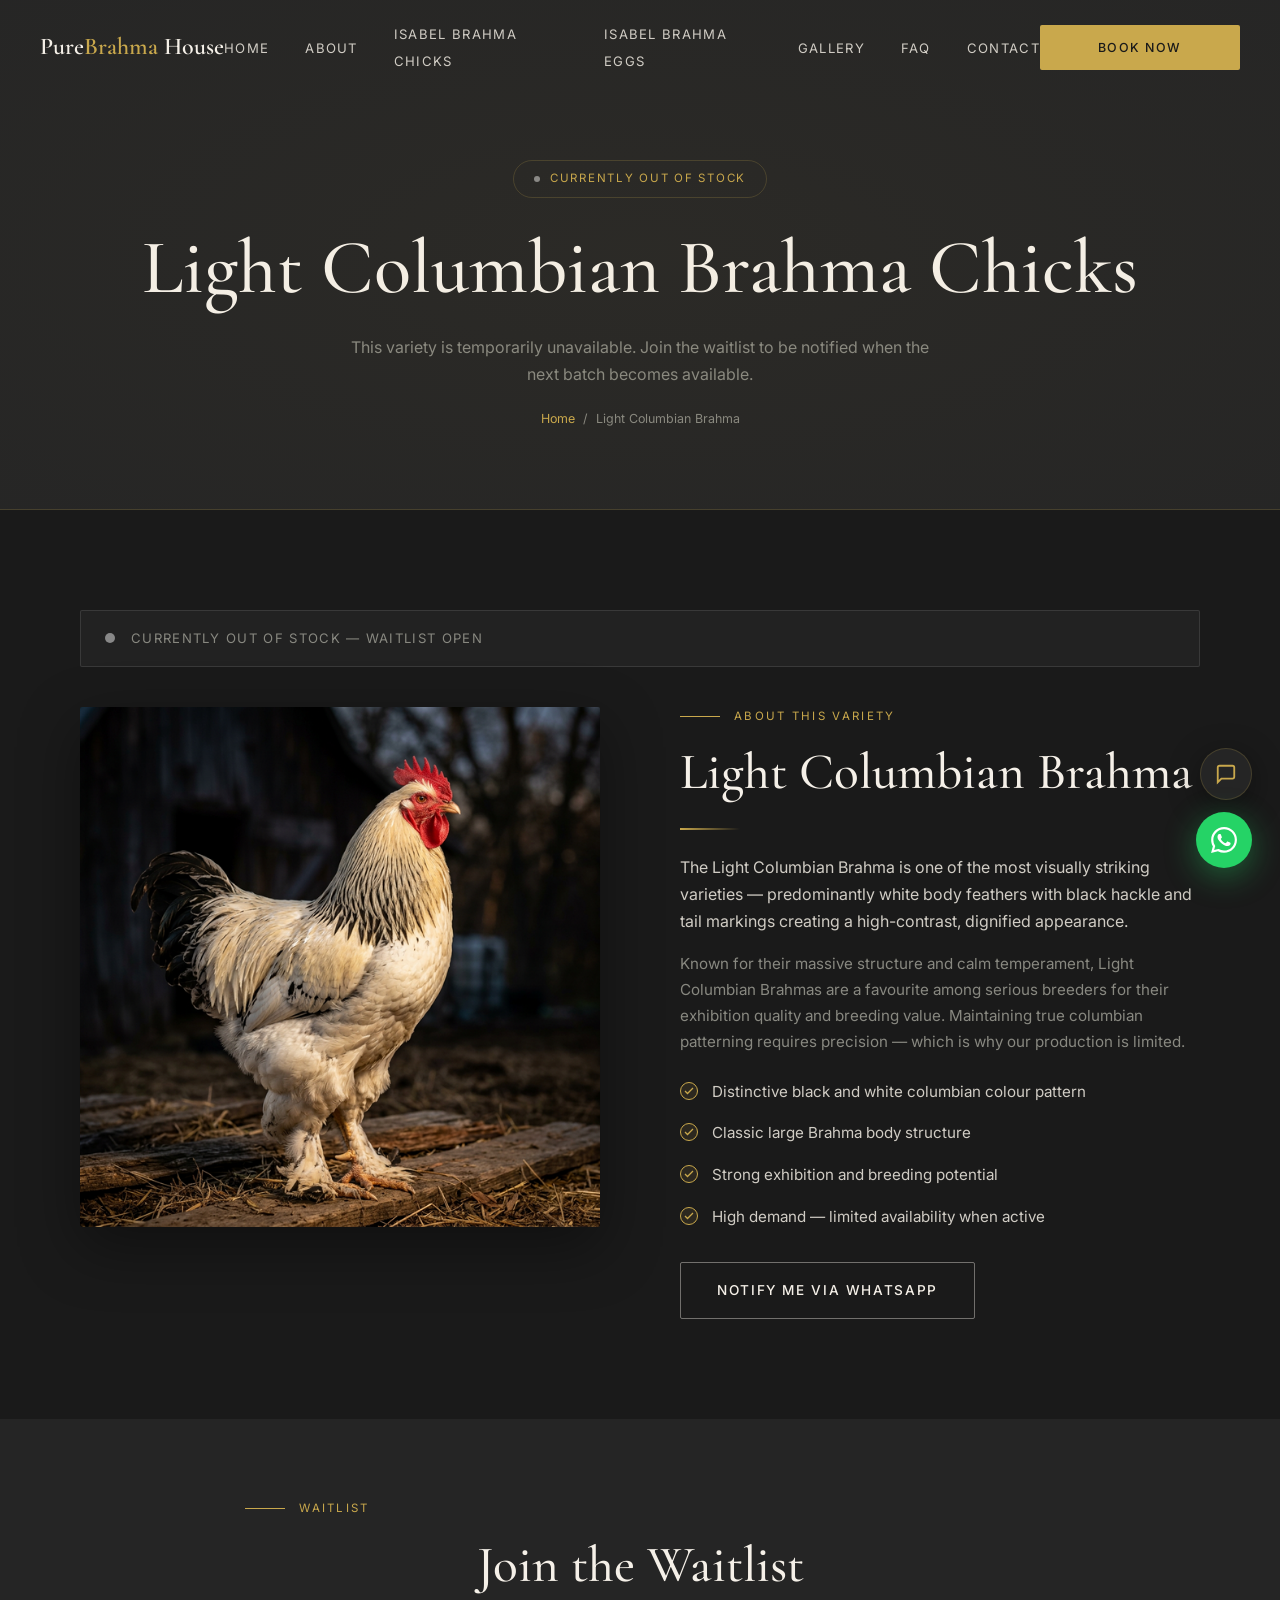
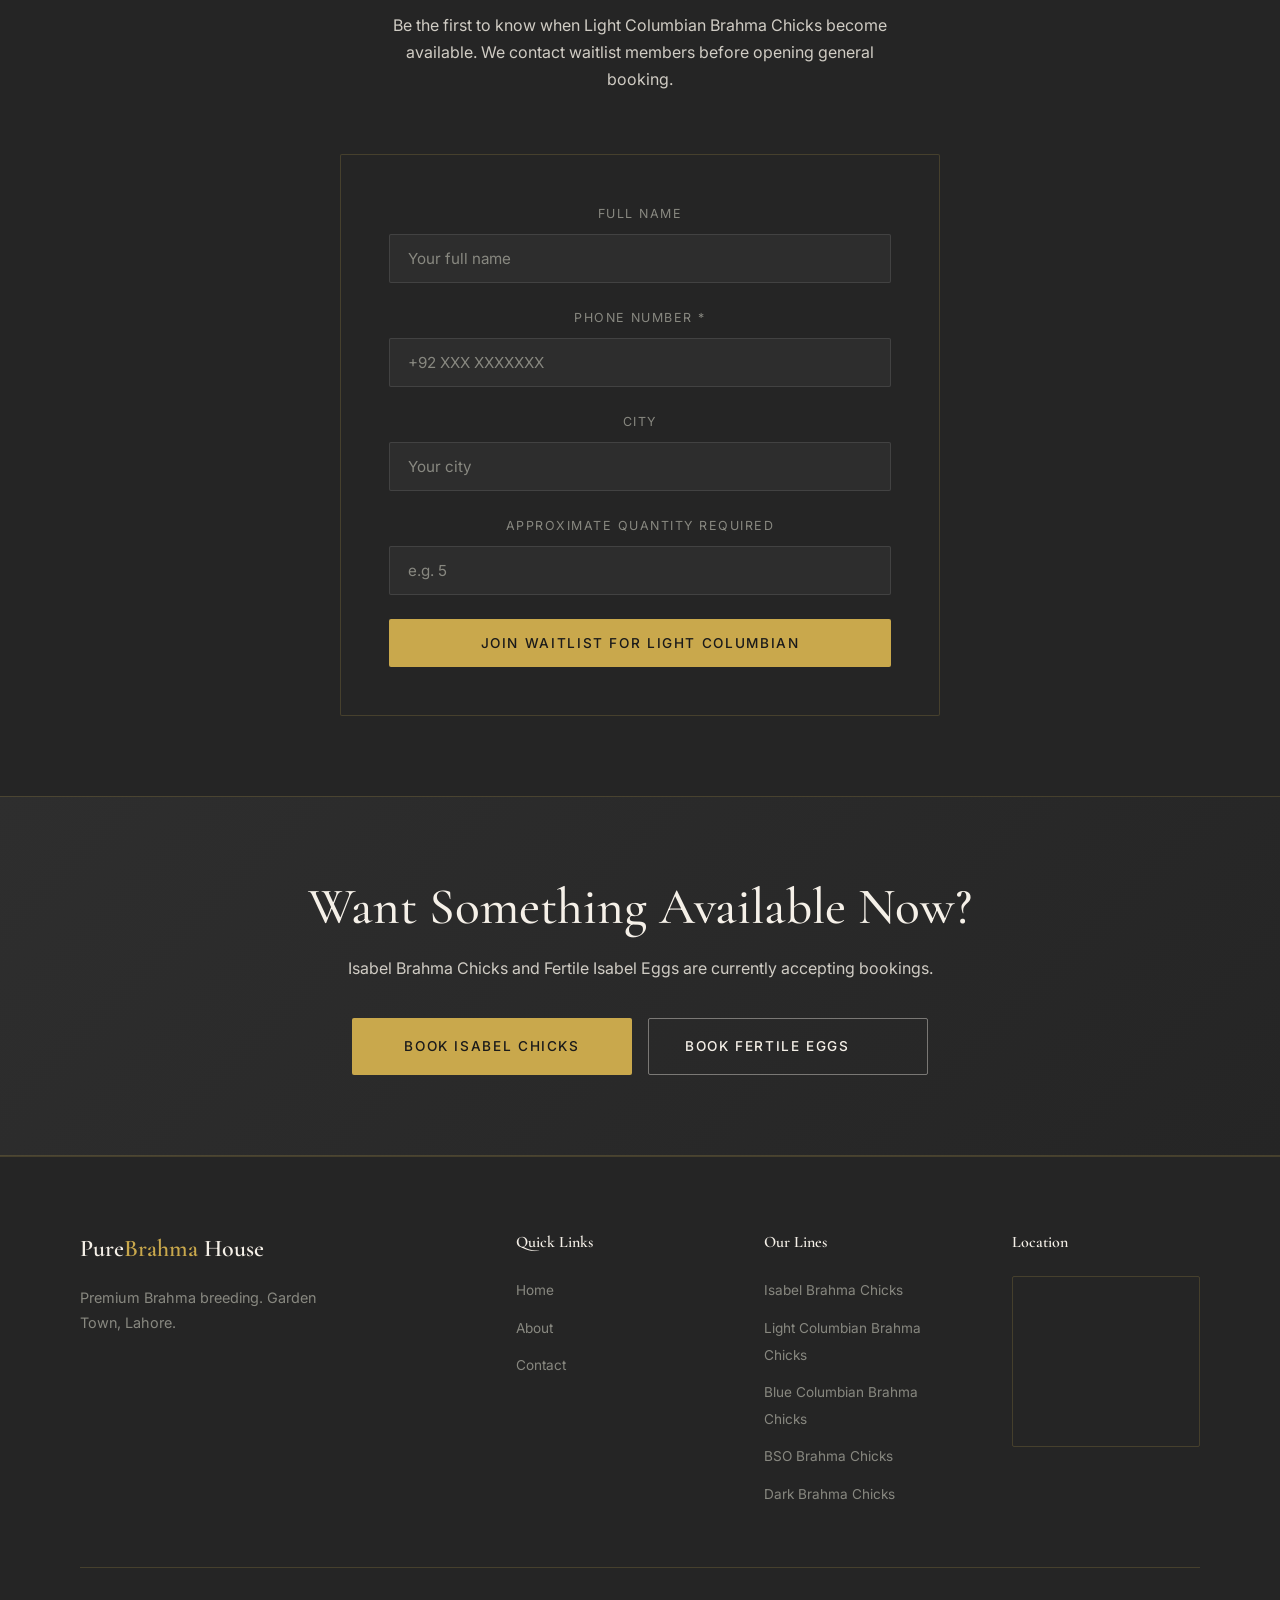
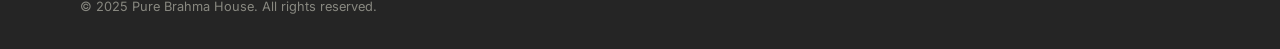
<file: light-columbian.html>
<!DOCTYPE html>
<html lang="en">

<head>
    <meta charset="UTF-8">
    <meta name="viewport" content="width=device-width, initial-scale=1.0">
    <title>Light Columbian Brahma Chicks | Currently Out of Stock | Pure Brahma House</title>
    <meta name="description"
        content="Light Columbian Brahma Chicks from Pure Brahma House are currently out of stock. Join the waitlist to be notified when they return.">
    <link rel="stylesheet" href="css/styles.css">
</head>

<body>
    <nav class="nav"><a href="index.html" class="nav-logo">Pure<span>Brahma</span>&nbsp;House</a>
        <ul class="nav-links">
            <li><a href="index.html">Home</a></li>
            <li><a href="about.html">About</a></li>
            <li><a href="isabel-brahma-chicks.html">Isabel Brahma Chicks</a></li>
            <li><a href="fertile-isabel-eggs.html">Isabel Brahma Eggs</a></li>
            <li><a href="gallery.html">Gallery</a></li>
            <li><a href="faq.html">FAQ</a></li>
            <li><a href="contact.html">Contact</a></li>
        </ul>
        <div class="nav-cta"><a href="contact.html#booking" class="btn btn-primary"
                style="padding:12px 24px;font-size:0.78rem;">Book Now</a></div><button
            class="hamburger"><span></span><span></span><span></span></button>
    </nav>
    <div class="mobile-menu"><button class="mobile-close">✕</button>
        <ul>
            <li><a href="index.html">Home</a></li>
            <li><a href="about.html">About</a></li>
            <li><a href="isabel-brahma-chicks.html">Isabel Brahma Chicks</a></li>
            <li><a href="fertile-isabel-eggs.html">Isabel Brahma Eggs</a></li>
            <li><a href="gallery.html">Gallery</a></li>
            <li><a href="faq.html">FAQ</a></li>
            <li><a href="contact.html">Contact</a></li>
        </ul>
    </div>

    <div class="page-hero">
        <div class="page-hero-badge"><span
                style="width:6px;height:6px;border-radius:50%;background:#888;display:inline-block;"></span>Currently
            Out of Stock</div>
        <h1>Light Columbian Brahma Chicks</h1>
        <p style="max-width:600px;margin:20px auto 0;color:var(--text-muted);">This variety is temporarily unavailable.
            Join the waitlist to be notified when the next batch becomes available.</p>
        <div class="breadcrumb"><a href="index.html">Home</a><span>/</span>Light Columbian Brahma</div>
    </div>

    <section style="background:var(--charcoal);padding:100px 0;">
        <div class="container">
            <div class="oos-banner reveal">
                <div class="oos-dot"></div><span class="oos-text">Currently Out of Stock — Waitlist Open</span>
            </div>
            <div class="two-col">
                <div class="reveal">
                    <img src="images/brahma-rooster.png" alt="Light Columbian Brahma"
                        style="width:100%;border-radius:2px;box-shadow:var(--shadow);">
                </div>
                <div class="reveal reveal-delay-2">
                    <p class="section-label">About This Variety</p>
                    <h2>Light Columbian Brahma</h2>
                    <div class="gold-divider"></div>
                    <p style="margin-bottom:16px;">The Light Columbian Brahma is one of the most visually striking
                        varieties — predominantly white body feathers with black hackle and tail markings creating a
                        high-contrast, dignified appearance.</p>
                    <p style="color:var(--text-muted);font-size:0.95rem;margin-bottom:24px;">Known for their massive
                        structure and calm temperament, Light Columbian Brahmas are a favourite among serious breeders
                        for their exhibition quality and breeding value. Maintaining true columbian patterning requires
                        precision — which is why our production is limited.</p>
                    <ul class="feature-list">
                        <li>Distinctive black and white columbian colour pattern</li>
                        <li>Classic large Brahma body structure</li>
                        <li>Strong exhibition and breeding potential</li>
                        <li>High demand — limited availability when active</li>
                    </ul>
                    <div style="margin-top:32px;display:flex;gap:14px;flex-wrap:wrap;">
                        <a href="https://wa.me/923454489123?text=Hello%20Pure%20Brahma%20House%2C%20I%20would%20like%20to%20be%20notified%20when%20Light%20Columbian%20Brahma%20Chicks%20become%20available%20again."
                            target="_blank" class="btn btn-secondary">Notify Me via WhatsApp</a>
                    </div>
                </div>
            </div>
        </div>
    </section>

    <!-- WAITLIST FORM -->
    <section style="background:var(--charcoal-mid);padding:80px 0;">
        <div class="container" style="text-align:center;">
            <p class="section-label reveal" style="justify-content:center;">Waitlist</p>
            <h2 class="reveal">Join the Waitlist</h2>
            <p class="reveal" style="margin:16px auto 0;max-width:500px;">Be the first to know when Light Columbian
                Brahma Chicks become available. We contact waitlist members before opening general booking.</p>
            <div class="waitlist-form reveal">
                <form class="waitlist-form-el" data-variety="Light Columbian Brahma Chicks">
                    <div class="form-group"><label class="form-label">Full Name</label><input name="name" type="text"
                            class="form-input" placeholder="Your full name" required></div>
                    <div class="form-group"><label class="form-label">Phone Number *</label><input name="phone"
                            type="tel" class="form-input" placeholder="+92 XXX XXXXXXX" required></div>
                    <div class="form-group"><label class="form-label">City</label><input name="city" type="text"
                            class="form-input" placeholder="Your city"></div>
                    <div class="form-group"><label class="form-label">Approximate Quantity Required</label><input
                            name="qty" type="number" class="form-input" placeholder="e.g. 5"></div>
                    <button type="submit" class="btn btn-primary" style="width:100%;justify-content:center;">Join
                        Waitlist for Light Columbian</button>
                </form>
            </div>
        </div>
    </section>

    <div class="cta-banner">
        <div class="container">
            <h2 class="reveal">Want Something Available Now?</h2>
            <p class="reveal" style="margin:0 auto 36px;">Isabel Brahma Chicks and Fertile Isabel Eggs are currently
                accepting bookings.</p>
            <div class="cta-buttons reveal">
                <a href="isabel-brahma-chicks.html" class="btn btn-primary">Book Isabel Chicks</a>
                <a href="fertile-isabel-eggs.html" class="btn btn-secondary">Book Fertile Eggs</a>
            </div>
        </div>
    </div>

    <footer>
        <div class="container">
            <div class="footer-grid">
                <div class="footer-brand">
                    <div class="nav-logo">Pure<span style="color:var(--gold)">Brahma</span>&nbsp;House</div>
                    <p>Premium Brahma breeding. Garden Town, Lahore.</p>
                </div>
                <div>
                    <div class="footer-heading">Quick Links</div>
                    <ul class="footer-links">
                        <li><a href="index.html">Home</a></li>
                        <li><a href="about.html">About</a></li>
                        <li><a href="contact.html">Contact</a></li>
                    </ul>
                </div>
                <div>
                    <div class="footer-heading">Our Lines</div>
                    <ul class="footer-links">
                        <li><a href="isabel-brahma-chicks.html">Isabel Brahma Chicks</a></li>
                        <li><a href="light-columbian.html">Light Columbian Brahma Chicks</a></li>
                        <li><a href="blue-columbian.html">Blue Columbian Brahma Chicks</a></li>
                        <li><a href="bso-brahma.html">BSO Brahma Chicks</a></li>
                        <li><a href="dark-brahma.html">Dark Brahma Chicks</a></li>
                    </ul>
                </div>
                <div>
                    <div class="footer-heading">Location</div>
                    <div class="footer-map"><iframe
                            src="https://maps.google.com/maps?q=Abu+Bakar+Block,+Garden+Town,+Lahore,+Pakistan&t=&z=14&ie=UTF8&iwloc=&output=embed"
                            allowfullscreen loading="lazy"></iframe></div>
                </div>
            </div>
            <div class="footer-bottom">
                <p>© 2025 Pure Brahma House. All rights reserved.</p>
            </div>
        </div>
    </footer>
    <a href="https://wa.me/923454489123" target="_blank" class="wa-float"><svg width="26" height="26"
            viewBox="0 0 24 24" fill="currentColor">
            <path
                d="M17.472 14.382c-.297-.149-1.758-.867-2.03-.967-.273-.099-.471-.148-.67.15-.197.297-.767.966-.94 1.164-.173.199-.347.223-.644.075-.297-.15-1.255-.463-2.39-1.475-.883-.788-1.48-1.761-1.653-2.059-.173-.297-.018-.458.13-.606.134-.133.298-.347.446-.52.149-.174.198-.298.298-.497.099-.198.05-.371-.025-.52-.075-.149-.669-1.612-.916-2.207-.242-.579-.487-.5-.669-.51-.173-.008-.371-.01-.57-.01-.198 0-.52.074-.792.372-.272.297-1.04 1.016-1.04 2.479 0 1.462 1.065 2.875 1.213 3.074.149.198 2.096 3.2 5.077 4.487.709.306 1.262.489 1.694.625.712.227 1.36.195 1.871.118.571-.085 1.758-.719 2.006-1.413.248-.694.248-1.289.173-1.413-.074-.124-.272-.198-.57-.347m-5.421 7.403h-.004a9.87 9.87 0 01-5.031-1.378l-.361-.214-3.741.982.998-3.648-.235-.374a9.86 9.86 0 01-1.51-5.26c.001-5.45 4.436-9.884 9.888-9.884 2.64 0 5.122 1.03 6.988 2.898a9.825 9.825 0 012.893 6.994c-.003 5.45-4.437 9.884-9.885 9.884m8.413-18.297A11.815 11.815 0 0012.05 0C5.495 0 .16 5.335.157 11.892c0 2.096.547 4.142 1.588 5.945L.057 24l6.305-1.654a11.882 11.882 0 005.683 1.448h.005c6.554 0 11.89-5.335 11.893-11.893a11.821 11.821 0 00-3.48-8.413z" />
        </svg></a>
    <button class="chatbot-trigger"><svg width="22" height="22" viewBox="0 0 24 24" fill="none" stroke="currentColor"
            stroke-width="2">
            <path d="M21 15a2 2 0 0 1-2 2H7l-4 4V5a2 2 0 0 1 2-2h14a2 2 0 0 1 2 2z" />
        </svg></button>
    <div class="chatbot-window">
        <div class="chatbot-header">
            <div class="chatbot-header-info">
                <div class="chatbot-avatar">PB</div>
                <div>
                    <div class="chatbot-name">Pure Brahma Assistant</div>
                    <div class="chatbot-status">● Online</div>
                </div>
            </div><button class="chatbot-close">✕</button>
        </div>
        <div class="chatbot-body" id="chatBody"></div>
    </div>
    <script src="js/main.js"></script>
</body>

</html>
</file>
<file: css/styles.css>
@import url('https://fonts.googleapis.com/css2?family=Cormorant+Garamond:ital,wght@0,300;0,400;0,500;0,600;0,700;1,400;1,600&family=Inter:wght@300;400;500;600&display=swap');

:root {
  --charcoal: #1a1a1a;
  --charcoal-mid: #252525;
  --charcoal-light: #2e2e2e;
  --gold: #c9a84c;
  --gold-light: #e0c376;
  --gold-dark: #a07c30;
  --off-white: #f5f0e8;
  --cream: #faf7f2;
  --text-muted: #888880;
  --text-body: #d0ccc4;
  --white: #ffffff;
  --border: rgba(201, 168, 76, 0.2);
  --shadow: 0 20px 60px rgba(0, 0, 0, 0.4);
  --transition: all 0.4s cubic-bezier(0.25, 0.46, 0.45, 0.94);
}

*,
*::before,
*::after {
  box-sizing: border-box;
  margin: 0;
  padding: 0;
}

html {
  scroll-behavior: smooth;
  font-size: 16px;
}

body {
  font-family: 'Inter', sans-serif;
  background: var(--charcoal);
  color: var(--text-body);
  line-height: 1.7;
  overflow-x: hidden;
}

h1,
h2,
h3,
h4,
h5 {
  font-family: 'Cormorant Garamond', serif;
  color: var(--off-white);
  line-height: 1.2;
  font-weight: 500;
}

h1 {
  font-size: clamp(2.5rem, 6vw, 5rem);
}

h2 {
  font-size: clamp(2rem, 4vw, 3.2rem);
}

h3 {
  font-size: clamp(1.4rem, 2.5vw, 2rem);
}

p {
  font-size: 1rem;
  color: var(--text-body);
  max-width: 65ch;
}

a {
  text-decoration: none;
  color: inherit;
}

img {
  max-width: 100%;
  display: block;
}

section {
  padding: 100px 0;
}

.container {
  max-width: 1200px;
  margin: 0 auto;
  padding: 0 40px;
}

/* ── BUTTONS ── */
.btn {
  display: inline-flex;
  align-items: center;
  gap: 10px;
  padding: 16px 36px;
  border-radius: 2px;
  font-family: 'Inter', sans-serif;
  font-size: 0.85rem;
  font-weight: 500;
  letter-spacing: 0.12em;
  text-transform: uppercase;
  cursor: pointer;
  border: none;
  transition: var(--transition);
  text-decoration: none;
}

.btn-primary {
  background: var(--gold);
  color: var(--charcoal);
}

.btn-primary:hover {
  background: var(--gold-light);
  transform: translateY(-2px);
  box-shadow: 0 12px 40px rgba(201, 168, 76, 0.35);
}

.btn-secondary {
  background: transparent;
  color: var(--off-white);
  border: 1px solid rgba(245, 240, 232, 0.4);
}

.btn-secondary:hover {
  border-color: var(--gold);
  color: var(--gold);
  transform: translateY(-2px);
}

.btn-whatsapp {
  background: #25D366;
  color: #fff;
  min-width: 200px;
  text-align: center;
  justify-content: center;
}

.btn-primary {
  min-width: 200px;
  text-align: center;
  justify-content: center;
}

.btn-whatsapp:hover {
  background: #1ebe5a;
  transform: translateY(-2px);
  box-shadow: 0 12px 40px rgba(37, 211, 102, 0.3);
}

.btn-outline-gold {
  background: transparent;
  color: var(--gold);
  border: 1px solid var(--gold);
}

.btn-outline-gold:hover {
  background: var(--gold);
  color: var(--charcoal);
}

/* ── NAV ── */
.nav {
  position: fixed;
  top: 0;
  left: 0;
  right: 0;
  z-index: 1000;
  padding: 20px 40px;
  display: flex;
  align-items: center;
  justify-content: space-between;
  transition: var(--transition);
}

.nav.scrolled {
  background: rgba(26, 26, 26, 0.97);
  backdrop-filter: blur(20px);
  border-bottom: 1px solid var(--border);
  padding: 14px 40px;
}

.nav-logo {
  font-family: 'Cormorant Garamond', serif;
  font-size: 1.5rem;
  color: var(--off-white);
  font-weight: 600;
}

.nav-logo span {
  color: var(--gold);
}

.nav-links {
  display: flex;
  align-items: center;
  gap: 36px;
  list-style: none;
}

.nav-links a {
  color: var(--text-body);
  font-size: 0.82rem;
  letter-spacing: 0.1em;
  text-transform: uppercase;
  transition: color 0.3s;
  position: relative;
}

.nav-links a::after {
  content: '';
  position: absolute;
  bottom: -4px;
  left: 0;
  width: 0;
  height: 1px;
  background: var(--gold);
  transition: width 0.3s;
}

.nav-links a:hover {
  color: var(--gold);
}

.nav-links a:hover::after {
  width: 100%;
}

.nav-cta {
  display: flex;
  gap: 12px;
  align-items: center;
}

.hamburger {
  display: none;
  flex-direction: column;
  gap: 5px;
  cursor: pointer;
  background: none;
  border: none;
  padding: 4px;
}

.hamburger span {
  display: block;
  width: 24px;
  height: 1.5px;
  background: var(--off-white);
  transition: var(--transition);
}

/* ── HERO ── */
.hero {
  position: relative;
  height: 100vh;
  min-height: 700px;
  display: flex;
  align-items: center;
  overflow: hidden;
}

.hero-bg {
  position: absolute;
  inset: 0;
  background: url('../images/hero-background.png') center/cover no-repeat;
  transform: scale(1.08);
  transition: transform 12s ease-out;
  will-change: transform;
}

.hero-bg.loaded {
  transform: scale(1);
}

.hero-overlay {
  position: absolute;
  inset: 0;
  background: linear-gradient(135deg, rgba(26, 26, 26, 0.92) 0%, rgba(26, 26, 26, 0.65) 50%, rgba(26, 26, 26, 0.80) 100%);
}

.hero-content {
  position: relative;
  z-index: 2;
  max-width: 800px;
  padding: 0 40px;
}

.hero-badge {
  display: inline-flex;
  align-items: center;
  gap: 10px;
  border: 1px solid var(--border);
  padding: 8px 20px;
  border-radius: 50px;
  font-size: 0.75rem;
  letter-spacing: 0.15em;
  text-transform: uppercase;
  color: var(--gold);
  margin-bottom: 32px;
  opacity: 0;
  animation: fadeUp 0.8s 0.3s ease forwards;
}

.hero-badge::before {
  content: '';
  width: 6px;
  height: 6px;
  border-radius: 50%;
  background: var(--gold);
  animation: pulse 2s infinite;
}

.hero-title {
  opacity: 0;
  animation: fadeUp 0.9s 0.6s ease forwards;
  margin-bottom: 24px;
}

.hero-title .line {
  display: block;
  overflow: hidden;
}

.hero-sub {
  font-size: 1.1rem;
  color: var(--text-body);
  max-width: 560px;
  opacity: 0;
  animation: fadeUp 0.8s 0.9s ease forwards;
  margin-bottom: 44px;
  line-height: 1.8;
}

.hero-ctas {
  display: flex;
  gap: 16px;
  flex-wrap: wrap;
  opacity: 0;
  animation: fadeUp 0.8s 1.1s ease forwards;
}

.gold-line {
  position: absolute;
  right: 60px;
  top: 50%;
  transform: translateY(-50%);
  width: 1px;
  height: 200px;
  background: linear-gradient(to bottom, transparent, var(--gold), transparent);
  opacity: 0.4;
}

.scroll-indicator {
  position: absolute;
  bottom: 40px;
  left: 50%;
  transform: translateX(-50%);
  display: flex;
  flex-direction: column;
  align-items: center;
  gap: 10px;
  opacity: 0;
  animation: fadeIn 1s 1.5s ease forwards;
  z-index: 2;
}

.scroll-indicator span {
  font-size: 0.7rem;
  letter-spacing: 0.15em;
  text-transform: uppercase;
  color: var(--text-muted);
}

.scroll-line {
  width: 1px;
  height: 50px;
  background: linear-gradient(to bottom, var(--gold), transparent);
  animation: scrollAnim 2s ease-in-out infinite;
}

/* ── TRUST STRIP ── */
.trust-strip {
  background: var(--charcoal-mid);
  border-top: 1px solid var(--border);
  border-bottom: 1px solid var(--border);
  padding: 24px 0;
  overflow: hidden;
}

.trust-track {
  display: flex;
  gap: 80px;
  animation: marquee 25s linear infinite;
  white-space: nowrap;
}

.trust-item {
  display: flex;
  align-items: center;
  gap: 14px;
  flex-shrink: 0;
}

.trust-item svg {
  color: var(--gold);
}

.trust-item span {
  font-size: 0.78rem;
  letter-spacing: 0.14em;
  text-transform: uppercase;
  color: var(--off-white);
  font-weight: 500;
}

.trust-dot {
  width: 4px;
  height: 4px;
  border-radius: 50%;
  background: var(--gold);
  flex-shrink: 0;
}

/* ── SECTION LABELS ── */
.section-label {
  font-size: 0.72rem;
  letter-spacing: 0.2em;
  text-transform: uppercase;
  color: var(--gold);
  margin-bottom: 16px;
  display: flex;
  align-items: center;
  gap: 14px;
}

.section-label::before {
  content: '';
  width: 40px;
  height: 1px;
  background: var(--gold);
}

.section-subtitle {
  color: var(--text-muted);
  font-size: 1.05rem;
  max-width: 560px;
  margin-top: 16px;
}

.gold-divider {
  width: 60px;
  height: 2px;
  background: linear-gradient(to right, var(--gold), transparent);
  margin: 24px 0;
}

/* ── ABOUT SNAPSHOT ── */
.about-snapshot {
  background: var(--charcoal);
}

.about-grid {
  display: grid;
  grid-template-columns: 1fr 1fr;
  gap: 80px;
  align-items: center;
}

.about-image-wrap {
  position: relative;
}

.about-image-wrap img {
  width: 100%;
  border-radius: 2px;
  filter: brightness(0.9) contrast(1.05);
}

.about-image-accent {
  position: absolute;
  bottom: -20px;
  right: -20px;
  width: 80%;
  height: 80%;
  border: 1px solid var(--border);
  border-radius: 2px;
  z-index: -1;
}

.about-stats {
  display: grid;
  grid-template-columns: 1fr 1fr;
  gap: 24px;
  margin-top: 40px;
}

.stat-box {
  padding: 20px;
  border: 1px solid var(--border);
  border-radius: 2px;
}

.stat-num {
  font-family: 'Cormorant Garamond', serif;
  font-size: 2.2rem;
  color: var(--gold);
}

.stat-label {
  font-size: 0.78rem;
  letter-spacing: 0.1em;
  text-transform: uppercase;
  color: var(--text-muted);
  margin-top: 4px;
}

/* ── PRODUCT CARDS ── */
.products-section {
  background: var(--charcoal-mid);
}

.products-grid {
  display: flex;
  gap: 24px;
  margin-top: 60px;
  overflow-x: auto;
  scroll-snap-type: x mandatory;
  padding-bottom: 24px;
  scrollbar-width: none;
}

.products-grid::-webkit-scrollbar {
  display: none;
}

.featured-products-grid {
  justify-content: center;
  overflow-x: visible;
  scroll-snap-type: none;
}

.featured-products-grid .product-card {
  flex: 0 0 calc(50% - 12px);
  min-width: 420px;
  max-width: 560px;
}

.carousel-side-btn {
  position: absolute;
  top: 50%;
  transform: translateY(-50%);
  z-index: 10;
  width: 48px;
  height: 48px;
  border-radius: 50%;
  background: var(--charcoal-mid);
  border: 1px solid var(--border);
  color: var(--gold);
  display: flex;
  align-items: center;
  justify-content: center;
  cursor: pointer;
  transition: var(--transition);
  box-shadow: 0 4px 12px rgba(0, 0, 0, 0.5);
}

.carousel-side-btn:hover {
  background: var(--gold);
  color: var(--charcoal);
  transform: translateY(-50%) scale(1.05);
}

.carousel-side-btn:disabled {
  opacity: 0;
  pointer-events: none;
}

.prev-side-btn {
  left: 12px;
}

.next-side-btn {
  right: 12px;
}

.carousel-container {
  position: relative;
  width: 100%;
  margin: 0 auto;
  overflow: hidden;
  position: relative;
}


.carousel-btn:disabled {
  opacity: 0.3;
  cursor: not-allowed;
}

.carousel-container {
  position: relative;
  width: 100%;
  margin: 0 auto;
  overflow: hidden;
}

.product-card {
  flex: 0 0 calc(33.333% - 16px);
  min-width: 320px;
  scroll-snap-align: start;
  background: var(--charcoal-light);
  position: relative;
  overflow: hidden;
  transition: var(--transition);
  cursor: pointer;
}

.product-card:hover {
  transform: translateY(-6px);
  box-shadow: var(--shadow);
}

.product-card-img {
  height: 260px;
  overflow: hidden;
}

.product-card-img img {
  width: 100%;
  height: 100%;
  object-fit: cover;
  transition: transform 0.6s ease;
}

.product-card:hover .product-card-img img {
  transform: scale(1.05);
}

.product-card-body {
  padding: 32px;
}

.availability-badge {
  display: inline-flex;
  align-items: center;
  gap: 8px;
  padding: 6px 16px;
  border-radius: 50px;
  font-size: 0.72rem;
  letter-spacing: 0.12em;
  text-transform: uppercase;
  font-weight: 500;
  margin-bottom: 16px;
}

.badge-available {
  background: rgba(201, 168, 76, 0.12);
  color: var(--gold);
  border: 1px solid var(--border);
}

.badge-unavailable {
  background: rgba(255, 255, 255, 0.05);
  color: var(--text-muted);
  border: 1px solid rgba(255, 255, 255, 0.1);
}

.badge-dot {
  width: 5px;
  height: 5px;
  border-radius: 50%;
}

.badge-available .badge-dot {
  background: var(--gold);
  animation: pulse 2s infinite;
}

.badge-unavailable .badge-dot {
  background: var(--text-muted);
}

.product-card-title {
  font-size: 1.6rem;
  margin-bottom: 12px;
}

.product-card-text {
  font-size: 0.9rem;
  color: var(--text-muted);
  margin-bottom: 24px;
}

/* ── WHY CHOOSE ── */
.why-section {
  background: var(--charcoal);
}

.why-grid {
  display: grid;
  grid-template-columns: repeat(auto-fit, minmax(260px, 1fr));
  gap: 24px;
  margin-top: 60px;
}

.why-card {
  padding: 36px 32px;
  border: 1px solid var(--border);
  border-radius: 2px;
  transition: var(--transition);
  position: relative;
  overflow: hidden;
}

.why-card::before {
  content: '';
  position: absolute;
  top: 0;
  left: 0;
  right: 0;
  height: 2px;
  background: linear-gradient(to right, var(--gold), transparent);
  transform: scaleX(0);
  transform-origin: left;
  transition: transform 0.4s ease;
}

.why-card:hover::before {
  transform: scaleX(1);
}

.why-card:hover {
  background: var(--charcoal-mid);
  transform: translateY(-4px);
}

.why-icon {
  width: 48px;
  height: 48px;
  border-radius: 50%;
  background: rgba(201, 168, 76, 0.1);
  display: flex;
  align-items: center;
  justify-content: center;
  margin-bottom: 20px;
}

.why-icon svg {
  color: var(--gold);
}

/* ── HOW BOOKING WORKS ── */
.booking-steps {
  background: var(--charcoal-mid);
}

.steps-grid {
  display: grid;
  grid-template-columns: repeat(auto-fit, minmax(200px, 1fr));
  gap: 0;
  margin-top: 60px;
  position: relative;
}

.steps-grid::before {
  content: '';
  position: absolute;
  top: 30px;
  left: 10%;
  right: 10%;
  height: 1px;
  background: var(--border);
  z-index: 0;
}

.step-item {
  text-align: center;
  padding: 0 20px;
  position: relative;
  z-index: 1;
}

.step-num {
  width: 60px;
  height: 60px;
  border-radius: 50%;
  background: var(--charcoal);
  border: 2px solid var(--gold);
  display: flex;
  align-items: center;
  justify-content: center;
  font-family: 'Cormorant Garamond', serif;
  font-size: 1.4rem;
  color: var(--gold);
  margin: 0 auto 20px;
}

.step-title {
  font-family: 'Cormorant Garamond', serif;
  font-size: 1.1rem;
  color: var(--off-white);
  margin-bottom: 8px;
}

.step-text {
  font-size: 0.85rem;
  color: var(--text-muted);
}

/* ── TESTIMONIALS ── */
.testimonials {
  background: var(--charcoal);
}

.testimonials-grid {
  display: grid;
  grid-template-columns: repeat(auto-fit, minmax(300px, 1fr));
  gap: 24px;
  margin-top: 60px;
}

.testimonial-card {
  padding: 36px;
  border: 1px solid var(--border);
  border-radius: 2px;
  background: var(--charcoal-mid);
}

.testimonial-quote {
  font-family: 'Cormorant Garamond', serif;
  font-size: 1.15rem;
  color: var(--off-white);
  line-height: 1.7;
  font-style: italic;
  margin-bottom: 24px;
}

.testimonial-author {
  display: flex;
  align-items: center;
  gap: 14px;
}

.author-avatar {
  width: 44px;
  height: 44px;
  border-radius: 50%;
  background: linear-gradient(135deg, var(--gold-dark), var(--gold));
  display: flex;
  align-items: center;
  justify-content: center;
  font-family: 'Cormorant Garamond', serif;
  font-size: 1.2rem;
  color: var(--charcoal);
  font-weight: 700;
}

.author-name {
  font-size: 0.9rem;
  color: var(--off-white);
  font-weight: 500;
}

.author-location {
  font-size: 0.78rem;
  color: var(--text-muted);
}

.stars {
  color: var(--gold);
  font-size: 0.85rem;
  letter-spacing: 2px;
  margin-bottom: 20px;
}

/* ── CTA BANNER ── */
.cta-banner {
  padding: 80px 0;
  background: linear-gradient(135deg, var(--charcoal-light) 0%, var(--charcoal-mid) 100%);
  border-top: 1px solid var(--border);
  border-bottom: 1px solid var(--border);
  text-align: center;
}

.cta-banner h2 {
  margin-bottom: 16px;
}

.cta-banner p {
  margin: 0 auto 40px;
}

.cta-buttons {
  display: flex;
  gap: 16px;
  justify-content: center;
  flex-wrap: wrap;
}

.hero-ctas .btn,
.cta-buttons .btn {
  width: 280px;
  max-width: 100%;
}

/* ── FOOTER ── */
footer {
  background: var(--charcoal-mid);
  border-top: 1px solid var(--border);
  padding: 72px 0 32px;
}

.footer-grid {
  display: grid;
  grid-template-columns: 2fr 1fr 1fr 1fr;
  gap: 60px;
  margin-bottom: 60px;
}

.footer-brand p {
  font-size: 0.9rem;
  color: var(--text-muted);
  margin-top: 16px;
  max-width: 280px;
}

.footer-heading {
  font-family: 'Cormorant Garamond', serif;
  font-size: 1rem;
  color: var(--off-white);
  margin-bottom: 20px;
  font-weight: 600;
}

.footer-links {
  list-style: none;
  display: flex;
  flex-direction: column;
  gap: 10px;
}

.footer-links a {
  font-size: 0.85rem;
  color: var(--text-muted);
  transition: color 0.3s;
}

.footer-links a:hover {
  color: var(--gold);
}

.footer-map {
  border-radius: 2px;
  overflow: hidden;
  border: 1px solid var(--border);
}

.footer-map iframe {
  width: 100%;
  height: 160px;
  border: none;
  filter: brightness(0.8) grayscale(0.3);
}

.footer-bottom {
  border-top: 1px solid var(--border);
  padding-top: 28px;
  display: flex;
  justify-content: space-between;
  align-items: center;
}

.footer-bottom p {
  font-size: 0.8rem;
  color: var(--text-muted);
  max-width: none;
}

.contact-info {
  display: flex;
  flex-direction: column;
  gap: 10px;
  margin-top: 0;
}

.contact-row {
  display: flex;
  align-items: center;
  gap: 10px;
  font-size: 0.85rem;
  color: var(--text-muted);
}

.contact-row svg {
  color: var(--gold);
  flex-shrink: 0;
}

/* ── PAGE HERO ── */
.page-hero {
  padding: 160px 0 80px;
  text-align: center;
  background: var(--charcoal-mid);
  border-bottom: 1px solid var(--border);
  position: relative;
  overflow: hidden;
}

.page-hero::before {
  content: '';
  position: absolute;
  top: -50%;
  left: -50%;
  width: 200%;
  height: 200%;
  background: radial-gradient(ellipse at center, rgba(201, 168, 76, 0.04) 0%, transparent 60%);
}

.page-hero-badge {
  display: inline-flex;
  align-items: center;
  gap: 10px;
  border: 1px solid var(--border);
  padding: 8px 20px;
  border-radius: 50px;
  font-size: 0.72rem;
  letter-spacing: 0.15em;
  text-transform: uppercase;
  color: var(--gold);
  margin-bottom: 24px;
}

.breadcrumb {
  font-size: 0.78rem;
  color: var(--text-muted);
  margin-top: 20px;
}

.breadcrumb a {
  color: var(--gold);
}

.breadcrumb span {
  margin: 0 8px;
}

/* ── SERVICE SECTION ── */
.service-section {
  background: var(--charcoal);
}

.service-section.alt {
  background: var(--charcoal-mid);
}

.two-col {
  display: grid;
  grid-template-columns: 1fr 1fr;
  gap: 80px;
  align-items: start;
}

.two-col.reverse {
  direction: rtl;
}

.two-col.reverse>* {
  direction: ltr;
}

.feature-list {
  list-style: none;
  display: flex;
  flex-direction: column;
  gap: 16px;
  margin-top: 24px;
}

.feature-list li {
  display: flex;
  align-items: flex-start;
  gap: 14px;
  font-size: 0.95rem;
  color: var(--text-body);
}

.feature-list li::before {
  content: '';
  width: 18px;
  height: 18px;
  border-radius: 50%;
  background: rgba(201, 168, 76, 0.1);
  border: 1px solid var(--gold);
  flex-shrink: 0;
  margin-top: 3px;
  background-image: url("data:image/svg+xml,%3Csvg xmlns='http://www.w3.org/2000/svg' viewBox='0 0 24 24' fill='none' stroke='%23c9a84c' stroke-width='2.5'%3E%3Cpolyline points='20 6 9 17 4 12'%3E%3C/polyline%3E%3C/svg%3E");
  background-size: 12px;
  background-repeat: no-repeat;
  background-position: center;
}

.value-grid {
  display: grid;
  grid-template-columns: 1fr 1fr;
  gap: 16px;
  margin-top: 24px;
}

.value-item {
  padding: 20px;
  border: 1px solid var(--border);
  border-radius: 2px;
}

.value-item h4 {
  font-size: 1rem;
  color: var(--off-white);
  margin-bottom: 6px;
}

.value-item p {
  font-size: 0.85rem;
  color: var(--text-muted);
  max-width: none;
}

/* ── ROADMAP ── */
.roadmap {
  padding: 80px 0;
  background: var(--charcoal-mid);
}

.roadmap-steps {
  position: relative;
  max-width: 700px;
  margin: 50px auto 0;
}

.roadmap-steps::before {
  content: '';
  position: absolute;
  left: 28px;
  top: 0;
  bottom: 0;
  width: 1px;
  background: var(--border);
}

.roadmap-step {
  display: flex;
  gap: 28px;
  align-items: flex-start;
  margin-bottom: 40px;
  position: relative;
}

.roadmap-num {
  width: 56px;
  height: 56px;
  border-radius: 50%;
  background: var(--charcoal);
  border: 2px solid var(--gold);
  display: flex;
  align-items: center;
  justify-content: center;
  font-family: 'Cormorant Garamond', serif;
  font-size: 1.3rem;
  color: var(--gold);
  flex-shrink: 0;
  z-index: 1;
}

.roadmap-text h4 {
  font-size: 1.1rem;
  color: var(--off-white);
  margin-bottom: 6px;
  margin-top: 14px;
}

.roadmap-text p {
  font-size: 0.88rem;
  color: var(--text-muted);
  max-width: none;
}

/* ── OUT OF STOCK BADGE ── */
.oos-banner {
  background: rgba(255, 255, 255, 0.04);
  border: 1px solid rgba(255, 255, 255, 0.1);
  border-radius: 2px;
  padding: 16px 24px;
  display: flex;
  align-items: center;
  gap: 16px;
  margin-bottom: 40px;
}

.oos-dot {
  width: 10px;
  height: 10px;
  border-radius: 50%;
  background: #888;
  flex-shrink: 0;
}

.oos-text {
  font-size: 0.82rem;
  letter-spacing: 0.1em;
  text-transform: uppercase;
  color: var(--text-muted);
}

/* ── WAITLIST FORM ── */
.waitlist-form {
  background: var(--charcoal-mid);
  border: 1px solid var(--border);
  border-radius: 2px;
  padding: 48px;
  max-width: 600px;
  margin: 60px auto 0;
}

.form-group {
  margin-bottom: 24px;
}

.form-label {
  display: block;
  font-size: 0.78rem;
  letter-spacing: 0.12em;
  text-transform: uppercase;
  color: var(--text-muted);
  margin-bottom: 10px;
}

.form-input,
.form-select,
.form-textarea {
  width: 100%;
  background: rgba(255, 255, 255, 0.04);
  border: 1px solid rgba(255, 255, 255, 0.1);
  border-radius: 2px;
  padding: 14px 18px;
  color: var(--off-white);
  font-family: 'Inter', sans-serif;
  font-size: 0.95rem;
  transition: border-color 0.3s;
  outline: none;
}

.form-input:focus,
.form-select:focus,
.form-textarea:focus {
  border-color: var(--gold);
  background: rgba(201, 168, 76, 0.04);
}

.form-select {
  appearance: none;
  cursor: pointer;
}

.form-textarea {
  resize: vertical;
  min-height: 100px;
}

.form-input::placeholder,
.form-textarea::placeholder {
  color: var(--text-muted);
}

.form-success {
  display: none;
  text-align: center;
  padding: 40px;
}

.form-success h3 {
  color: var(--gold);
  margin-bottom: 12px;
}

/* ── GALLERY ── */
.gallery-grid {
  display: grid;
  grid-template-columns: repeat(auto-fill, minmax(280px, 1fr));
  gap: 4px;
  margin-top: 60px;
}

.gallery-item {
  position: relative;
  overflow: hidden;
  aspect-ratio: 1;
  cursor: pointer;
}

.gallery-item img {
  width: 100%;
  height: 100%;
  object-fit: cover;
  transition: transform 0.5s ease;
}

.gallery-item:hover img {
  transform: scale(1.06);
}

.gallery-overlay {
  position: absolute;
  inset: 0;
  background: rgba(26, 26, 26, 0);
  display: flex;
  align-items: center;
  justify-content: center;
  transition: background 0.3s;
}

.gallery-item:hover .gallery-overlay {
  background: rgba(26, 26, 26, 0.5);
}

.gallery-overlay svg {
  color: var(--gold);
  opacity: 0;
  transform: scale(0.8);
  transition: all 0.3s;
}

.gallery-item:hover .gallery-overlay svg {
  opacity: 1;
  transform: scale(1);
}

.gallery-category {
  display: inline-block;
  font-size: 0.72rem;
  letter-spacing: 0.12em;
  text-transform: uppercase;
  color: var(--text-muted);
  padding: 6px 14px;
  border: 1px solid var(--border);
  border-radius: 50px;
  cursor: pointer;
  transition: var(--transition);
}

.gallery-category.active,
.gallery-category:hover {
  color: var(--gold);
  border-color: var(--gold);
  background: rgba(201, 168, 76, 0.08);
}

.gallery-filters {
  display: flex;
  gap: 12px;
  flex-wrap: wrap;
  margin-top: 40px;
}

.lightbox {
  position: fixed;
  inset: 0;
  background: rgba(0, 0, 0, 0.95);
  z-index: 9999;
  display: none;
  align-items: center;
  justify-content: center;
}

.lightbox.active {
  display: flex;
}

.lightbox img {
  max-width: 90vw;
  max-height: 90vh;
  object-fit: contain;
  border-radius: 2px;
}

.lightbox-close {
  position: absolute;
  top: 24px;
  right: 32px;
  color: var(--off-white);
  font-size: 2rem;
  cursor: pointer;
  background: none;
  border: none;
  line-height: 1;
}

/* ── FAQ ── */
.faq-list {
  max-width: 760px;
  margin: 60px auto 0;
}

.faq-item {
  border-bottom: 1px solid var(--border);
}

.faq-q {
  width: 100%;
  background: none;
  border: none;
  color: var(--off-white);
  font-family: 'Cormorant Garamond', serif;
  font-size: 1.15rem;
  text-align: left;
  padding: 28px 0;
  cursor: pointer;
  display: flex;
  justify-content: space-between;
  align-items: center;
  gap: 20px;
  transition: color 0.3s;
}

.faq-q:hover {
  color: var(--gold);
}

.faq-icon {
  width: 28px;
  height: 28px;
  border-radius: 50%;
  border: 1px solid var(--border);
  display: flex;
  align-items: center;
  justify-content: center;
  flex-shrink: 0;
  transition: all 0.3s;
}

.faq-item.open .faq-icon {
  background: var(--gold);
  border-color: var(--gold);
  transform: rotate(45deg);
}

.faq-a {
  max-height: 0;
  overflow: hidden;
  transition: max-height 0.4s ease, padding 0.3s;
}

.faq-item.open .faq-a {
  max-height: 300px;
  padding-bottom: 24px;
}

.faq-a p {
  font-size: 0.95rem;
  color: var(--text-muted);
  max-width: none;
}

/* ── CHATBOT ── */
.chatbot-trigger {
  position: fixed;
  bottom: 100px;
  right: 28px;
  z-index: 900;
  width: 52px;
  height: 52px;
  border-radius: 50%;
  background: var(--charcoal-mid);
  border: 1px solid var(--border);
  display: flex;
  align-items: center;
  justify-content: center;
  cursor: pointer;
  transition: var(--transition);
  box-shadow: 0 8px 32px rgba(0, 0, 0, 0.4);
}

.chatbot-trigger:hover {
  border-color: var(--gold);
  box-shadow: 0 12px 40px rgba(201, 168, 76, 0.2);
}

.chatbot-trigger svg {
  color: var(--gold);
}

.chatbot-window {
  position: fixed;
  bottom: 174px;
  right: 28px;
  z-index: 900;
  width: 340px;
  background: var(--charcoal-mid);
  border: 1px solid var(--border);
  border-radius: 4px;
  box-shadow: var(--shadow);
  display: none;
  overflow: hidden;
}

.chatbot-window.open {
  display: block;
  animation: fadeUp 0.3s ease;
}

.chatbot-header {
  background: var(--charcoal-light);
  padding: 16px 20px;
  border-bottom: 1px solid var(--border);
  display: flex;
  align-items: center;
  justify-content: space-between;
}

.chatbot-header-info {
  display: flex;
  align-items: center;
  gap: 12px;
}

.chatbot-avatar {
  width: 36px;
  height: 36px;
  border-radius: 50%;
  background: linear-gradient(135deg, var(--gold-dark), var(--gold));
  display: flex;
  align-items: center;
  justify-content: center;
  font-family: 'Cormorant Garamond', serif;
  font-size: 1rem;
  color: var(--charcoal);
  font-weight: 700;
}

.chatbot-name {
  font-size: 0.88rem;
  color: var(--off-white);
  font-weight: 500;
}

.chatbot-status {
  font-size: 0.72rem;
  color: #4ade80;
}

.chatbot-close {
  background: none;
  border: none;
  color: var(--text-muted);
  cursor: pointer;
  font-size: 1.2rem;
  line-height: 1;
}

.chatbot-body {
  padding: 20px;
  max-height: 300px;
  overflow-y: auto;
  display: flex;
  flex-direction: column;
  gap: 12px;
}

.chat-msg {
  max-width: 90%;
}

.chat-msg.bot {
  align-self: flex-start;
}

.chat-msg.user {
  align-self: flex-end;
}

.chat-bubble {
  padding: 12px 16px;
  border-radius: 2px;
  font-size: 0.88rem;
  line-height: 1.5;
}

.bot .chat-bubble {
  background: var(--charcoal-light);
  color: var(--text-body);
  border: 1px solid var(--border);
}

.user .chat-bubble {
  background: var(--gold);
  color: var(--charcoal);
}

.chat-options {
  display: flex;
  flex-direction: column;
  gap: 8px;
  margin-top: 4px;
}

.chat-option {
  background: none;
  border: 1px solid var(--border);
  color: var(--off-white);
  padding: 10px 14px;
  border-radius: 2px;
  font-size: 0.82rem;
  text-align: left;
  cursor: pointer;
  transition: var(--transition);
  font-family: 'Inter', sans-serif;
}

.chat-option:hover {
  border-color: var(--gold);
  color: var(--gold);
  background: rgba(201, 168, 76, 0.06);
}

/* ── WHATSAPP FLOAT ── */
.wa-float {
  position: fixed;
  bottom: 32px;
  right: 28px;
  z-index: 950;
  width: 56px;
  height: 56px;
  border-radius: 50%;
  background: #25D366;
  display: flex;
  align-items: center;
  justify-content: center;
  box-shadow: 0 8px 32px rgba(37, 211, 102, 0.4);
  cursor: pointer;
  transition: var(--transition);
  text-decoration: none;
}

.wa-float:hover {
  transform: scale(1.1);
  box-shadow: 0 12px 40px rgba(37, 211, 102, 0.5);
}

.wa-float svg {
  color: white;
}

.wa-tooltip {
  position: absolute;
  right: 68px;
  background: var(--charcoal-mid);
  border: 1px solid var(--border);
  color: var(--off-white);
  font-size: 0.8rem;
  padding: 8px 14px;
  border-radius: 2px;
  white-space: nowrap;
  opacity: 0;
  pointer-events: none;
  transition: opacity 0.3s;
}

.wa-float:hover .wa-tooltip {
  opacity: 1;
}

/* ── CONTACT PAGE ── */
.contact-grid {
  display: grid;
  grid-template-columns: 1fr 1.2fr;
  gap: 80px;
}

.contact-info-section {
  display: flex;
  flex-direction: column;
  gap: 32px;
}

.contact-card {
  padding: 28px;
  border: 1px solid var(--border);
  border-radius: 2px;
}

.contact-card h4 {
  font-size: 1.1rem;
  color: var(--off-white);
  margin-bottom: 12px;
}

.map-section {
  background: var(--charcoal-mid);
  padding: 80px 0;
}

.map-embed iframe {
  width: 100%;
  height: 400px;
  border: none;
  border-radius: 2px;
  filter: brightness(0.8);
}

/* ── ANIMATIONS ── */
@keyframes fadeUp {
  from {
    opacity: 0;
    transform: translateY(28px);
  }

  to {
    opacity: 1;
    transform: translateY(0);
  }
}

@keyframes fadeIn {
  from {
    opacity: 0;
  }

  to {
    opacity: 1;
  }
}

@keyframes scrollAnim {

  0%,
  100% {
    opacity: 0.2;
    transform: scaleY(0.6);
  }

  50% {
    opacity: 1;
    transform: scaleY(1);
  }
}

@keyframes marquee {
  from {
    transform: translateX(0);
  }

  to {
    transform: translateX(-50%);
  }
}

@keyframes pulse {

  0%,
  100% {
    opacity: 1;
    transform: scale(1);
  }

  50% {
    opacity: 0.5;
    transform: scale(0.8);
  }
}

.reveal {
  opacity: 0;
  transform: translateY(30px);
  transition: opacity 0.7s ease, transform 0.7s ease;
}

.reveal.visible {
  opacity: 1;
  transform: translateY(0);
}

.reveal-delay-1 {
  transition-delay: 0.1s;
}

.reveal-delay-2 {
  transition-delay: 0.2s;
}

.reveal-delay-3 {
  transition-delay: 0.3s;
}

.reveal-delay-4 {
  transition-delay: 0.4s;
}

/* ── PRODUCT PAGE IMAGE ── */
.product-hero-img {
  width: 100%;
  border-radius: 2px;
  box-shadow: var(--shadow);
}

.product-hero-img-wrap {
  position: relative;
}

.product-hero-img-wrap::after {
  content: '';
  position: absolute;
  bottom: -16px;
  right: -16px;
  width: 60%;
  height: 60%;
  border: 1px solid var(--border);
  border-radius: 2px;
  z-index: -1;
}

/* ── MOBILE MENU ── */
.mobile-menu {
  display: none;
  position: fixed;
  inset: 0;
  background: var(--charcoal);
  z-index: 999;
  flex-direction: column;
  padding: 100px 40px 40px;
}

.mobile-menu.open {
  display: flex;
}

.mobile-menu ul {
  list-style: none;
  display: flex;
  flex-direction: column;
  gap: 28px;
}

.mobile-menu a {
  font-family: 'Cormorant Garamond', serif;
  font-size: 2rem;
  color: var(--off-white);
}

.mobile-menu a:hover {
  color: var(--gold);
}

.mobile-close {
  position: absolute;
  top: 24px;
  right: 28px;
  background: none;
  border: none;
  color: var(--off-white);
  font-size: 2rem;
  cursor: pointer;
}

/* ── RESPONSIVE ── */
@media (max-width: 1024px) {
  .footer-grid {
    grid-template-columns: 1fr 1fr;
    gap: 40px;
  }

  .about-grid,
  .two-col {
    grid-template-columns: 1fr;
    gap: 48px;
  }

  .two-col.reverse {
    direction: ltr;
  }

  .contact-grid {
    grid-template-columns: 1fr;
  }

  .products-grid {
    display: grid;
    grid-template-columns: 1fr 1fr;
    gap: 24px;
  }
}

@media (max-width: 768px) {

  .nav-links,
  .nav-cta {
    display: none;
  }

  .hamburger {
    display: flex;
  }

  section {
    padding: 72px 0;
  }

  .container {
    padding: 0 24px;
  }

  .hero-content {
    padding: 0 24px;
  }

  .steps-grid::before {
    display: none;
  }

  .steps-grid {
    grid-template-columns: 1fr 1fr;
    gap: 32px;
  }

  .footer-grid {
    grid-template-columns: 1fr;
    gap: 32px;
  }

  .chatbot-window {
    width: calc(100vw - 48px);
    right: 24px;
  }

  .value-grid {
    grid-template-columns: 1fr;
  }

  .about-stats {
    grid-template-columns: 1fr 1fr;
  }

  .waitlist-form {
    padding: 32px 24px;
  }
}

@media (max-width: 480px) {
  .hero-ctas {
    flex-direction: column;
  }

  .cta-buttons {
    flex-direction: column;
    align-items: center;
  }

  .steps-grid {
    grid-template-columns: 1fr;
  }

  .about-stats {
    grid-template-columns: 1fr;
  }

  .products-grid {
    display: flex;
    overflow-x: auto;
    scroll-snap-type: x mandatory;
    -webkit-overflow-scrolling: touch;
    scrollbar-width: none;

    /* Firefox */
    &::-webkit-scrollbar {
      display: none;
      /* Chrome, Safari, Edge */
    }

    flex-wrap: nowrap;
  }

  .featured-products-grid {
    display: flex;
    flex-direction: column;
    overflow-x: visible;
    scroll-snap-type: none;
  }

  .featured-products-grid .product-card {
    flex: 0 0 auto;
    min-width: 0;
    max-width: none;
    width: 100%;
  }
}
</file>
